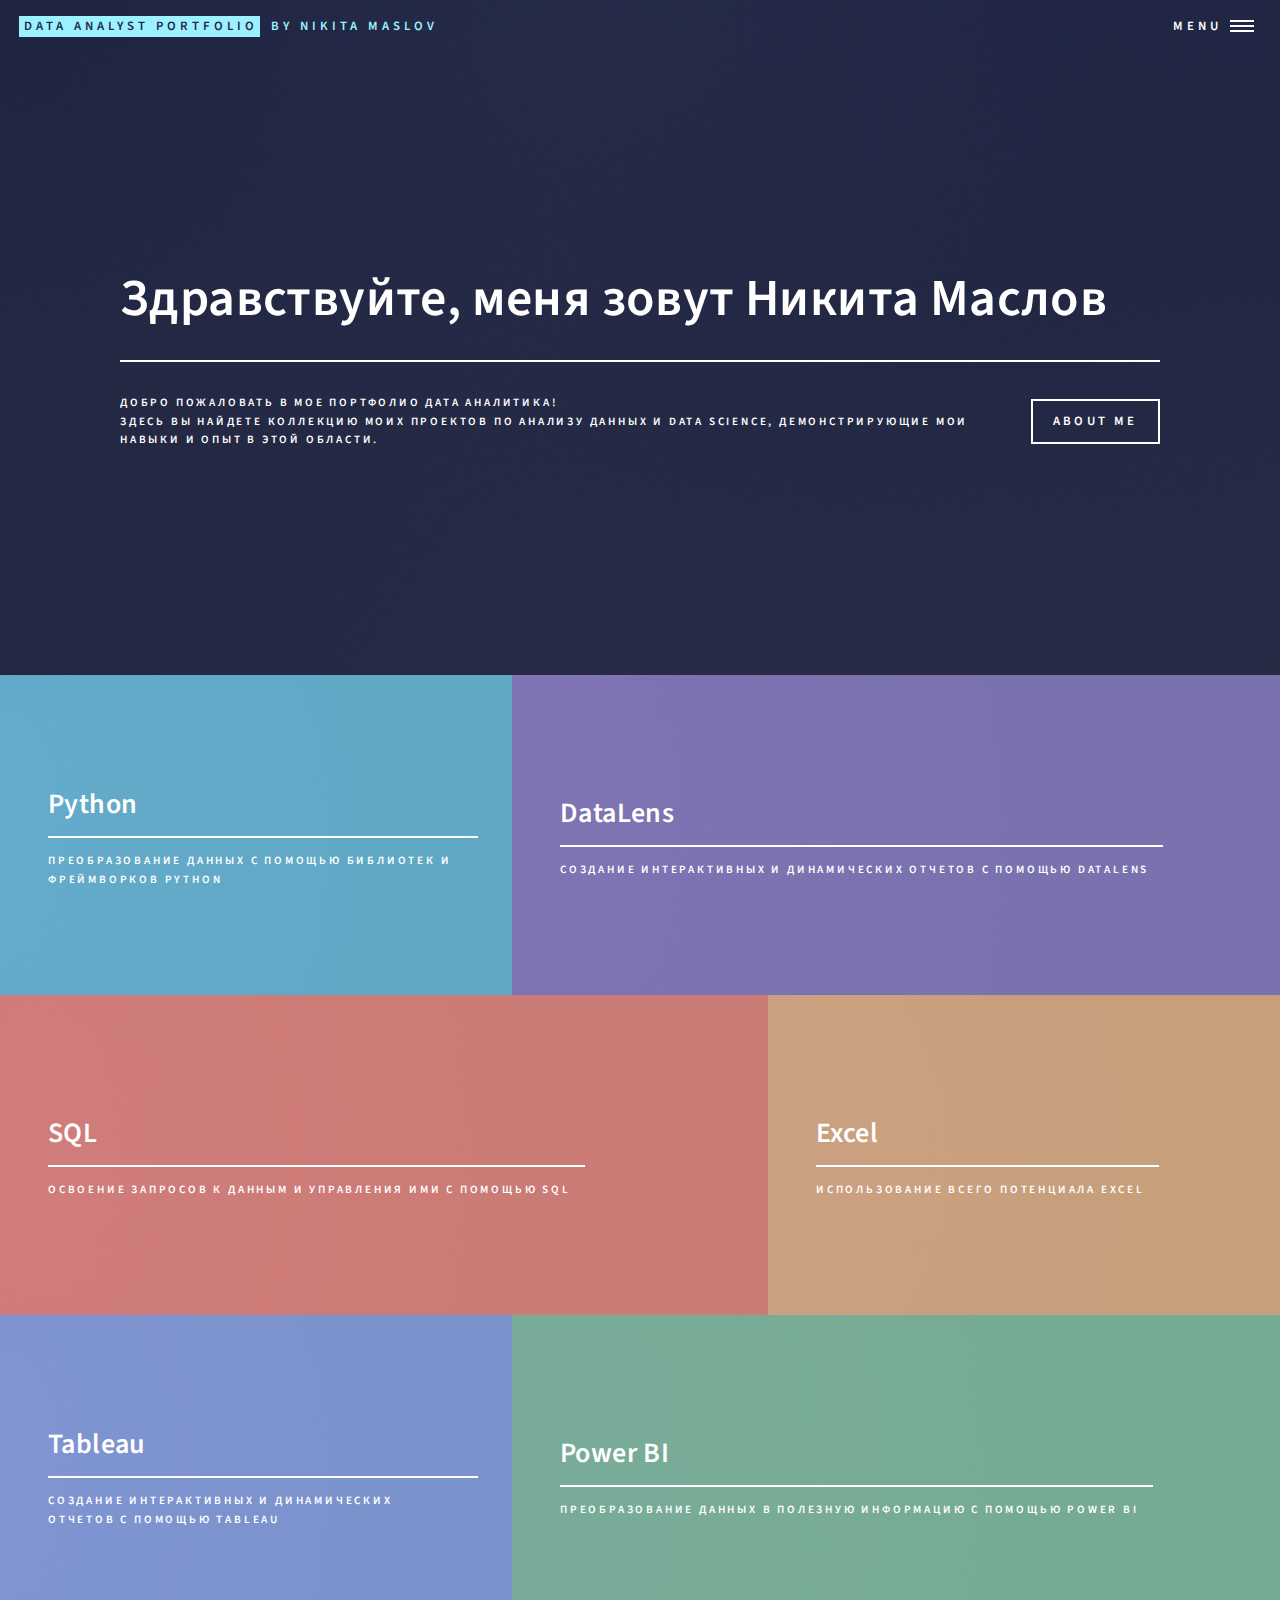
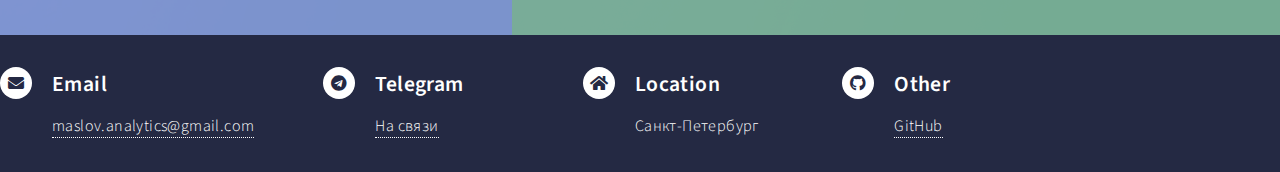
<file: index.html>
<!DOCTYPE HTML>

<html>
	<head>
		<title>Nikita Maslov Data Analyst Portfolio</title>
		<meta charset="utf-8" />
		<meta name="viewport" content="width=device-width, initial-scale=1, user-scalable=no" />
		<link rel="stylesheet" href="assets/css/main.css" />
		<noscript><link rel="stylesheet" href="assets/css/noscript.css" /></noscript>
	</head>
	<body class="is-preload">

		<!-- Wrapper -->
			<div id="wrapper">

				<!-- Header -->
					<header id="header" class="alt">
						<a href="index.html" class="logo"><strong>Data Analyst Portfolio</strong> <span>by Nikita Maslov</span></a>
						<nav>
							<a href="#menu">Menu</a>
						</nav>
					</header>

				<!-- Menu -->
					<nav id="menu">
						<ul class="links">
							<li><a href="index.html">Home</a></li>
							<li><a href="about.html">About</a></li>
							<li><a href="#footer">Contact</a></li>
							 <div class="dropup">
								<button class="dropbtn">Portfolio Projects</button>
  								<div class="dropup-content">

										<a href="excel.html">Excel</a>
										<a href="powerbi.html">Powerbi</a>
										<a href="DataLens.html">DataLens</a>
										<a href="https://public.tableau.com/app/profile/nikita.maslov/vizzes" target="_blank" class="link">Tableau</a>
										<a href="sql.html">SQL</a>
									    <a href="python.html">Python</a>
								</div>
							 </div>	
						</ul>	 						
					</nav>

				<!-- Banner -->
					<section id="banner" class="major">
						<div class="inner">
							<header class="major">
								<h1>Здравствуйте, меня зовут Никита Маслов</h1>
							</header>
							<div class="content">
								<p>Добро пожаловать в мое портфолио дата аналитика! <br>Здесь вы найдете коллекцию моих
									проектов по анализу данных и data science, демонстрирующие мои навыки и опыт в этой области.</p>
								<ul class="actions">
									<li><a href="about.html" class="button">About Me</a></li>
								</ul>
							</div>
						</div>
					</section>

				<!-- Main -->
					<div id="main">

						<!-- One -->
							<section id="one" class="tiles">
								<article>
									<span class="image">
										<img src="images/pic01.jpg" alt="" />
									</span>
									<header class="major">
										<h3><a href="python.html" class="link">Python</a></h3>
										<p>Преобразование данных с помощью библиотек и фреймворков Python</p>
									</header>
								</article>
								<article>
									<span class="image">
										<img src="images/pic02.jpg" alt="" />
									</span>
									<header class="major">
										<h3><a href="DataLens.html" class="link">DataLens</a></h3>
										<p>Создание интерактивных и динамических отчетов с помощью DataLens</p>
									</header>
								</article>
								<article>
									<span class="image">
										<img src="images/pic03.jpg" alt="" />
									</span>
									<header class="major">
										<h3><a href="sql.html" class="link">SQL</a></h3>
										<p>Освоение запросов к данным и управления ими с помощью SQL</p>
									</header>
								</article>
								<article>
									<span class="image">
										<img src="images/pic04.jpg" alt="" />
									</span>
									<header class="major">
										<h3><a href="excel.html" class="link">Excel</a></h3>
										<p>Использование всего потенциала Excel </p>
									</header>
								</article>
								<article>
									<span class="image">
										<img src="images/pic05.jpg" alt="" />
									</span>
									<header class="major">
										<h3><a href="https://public.tableau.com/app/profile/nikita.maslov/vizzes" target="_blank" class="link">Tableau</a></h3>
										<p>Создание интерактивных и динамических отчетов с помощью Tableau</p>
									</header>
								</article>
								<article>
									<span class="image">
										<img src="images/pic06.jpg" alt="" />
									</span>
									<header class="major">
										<h3><a href="powerbi.html" class="link">Power BI</a></h3>
										<p>Преобразование данных в полезную информацию с помощью Power BI</p>
									</header>
								</article>
							</section>



					</div>


							
						</div>
					</section>
					<p></p>
					<footer id="footer">
					<section class="split">
						<section style="display: inline-block; width: 25%;">
							<div class="contact-method">
								<span class="icon solid alt fa-envelope"></span>
								<h3>Email</h3>
								<a href="mailto:maslov.analytics@gmail.com">maslov.analytics@gmail.com</a>
							</div>
						</section>
						<section style="display: inline-block; width: 20%;;">
							<div class="contact-method">
								<span class="icon brands alt fa-telegram"></span>
								<h3>Telegram</h3>
								<span><a href="https://t.me/NikitaJehu">На связи</a><br /></span>
							</div>
						</section>
						<section style="display: inline-block; width: 20%;">
							<div class="contact-method">
								<span class="icon solid alt fa-home"></span>
								<h3>Location</h3>
								<span>Санкт-Петербург<br /></span>
							</div>
						</section>
						<section style="display: inline-block; width: 20%;">
							<div class="contact-method">
								<span class="icon brands alt fa-github"></span>
								<h3>Other</h3>
								<span><a href="https://github.com/NikitaMaslov93">GitHub</a><br /></span>

								</section>
								
							</div>
						</section>
					</footer>
						

						
						
					</section>



			</div>

		<!-- Scripts -->
			<script src="assets/js/jquery.min.js"></script>
			<script src="assets/js/jquery.scrolly.min.js"></script>
			<script src="assets/js/jquery.scrollex.min.js"></script>
			<script src="assets/js/browser.min.js"></script>
			<script src="assets/js/breakpoints.min.js"></script>
			<script src="assets/js/util.js"></script>
			<script src="assets/js/main.js"></script>

	</body>
</html>
</file>
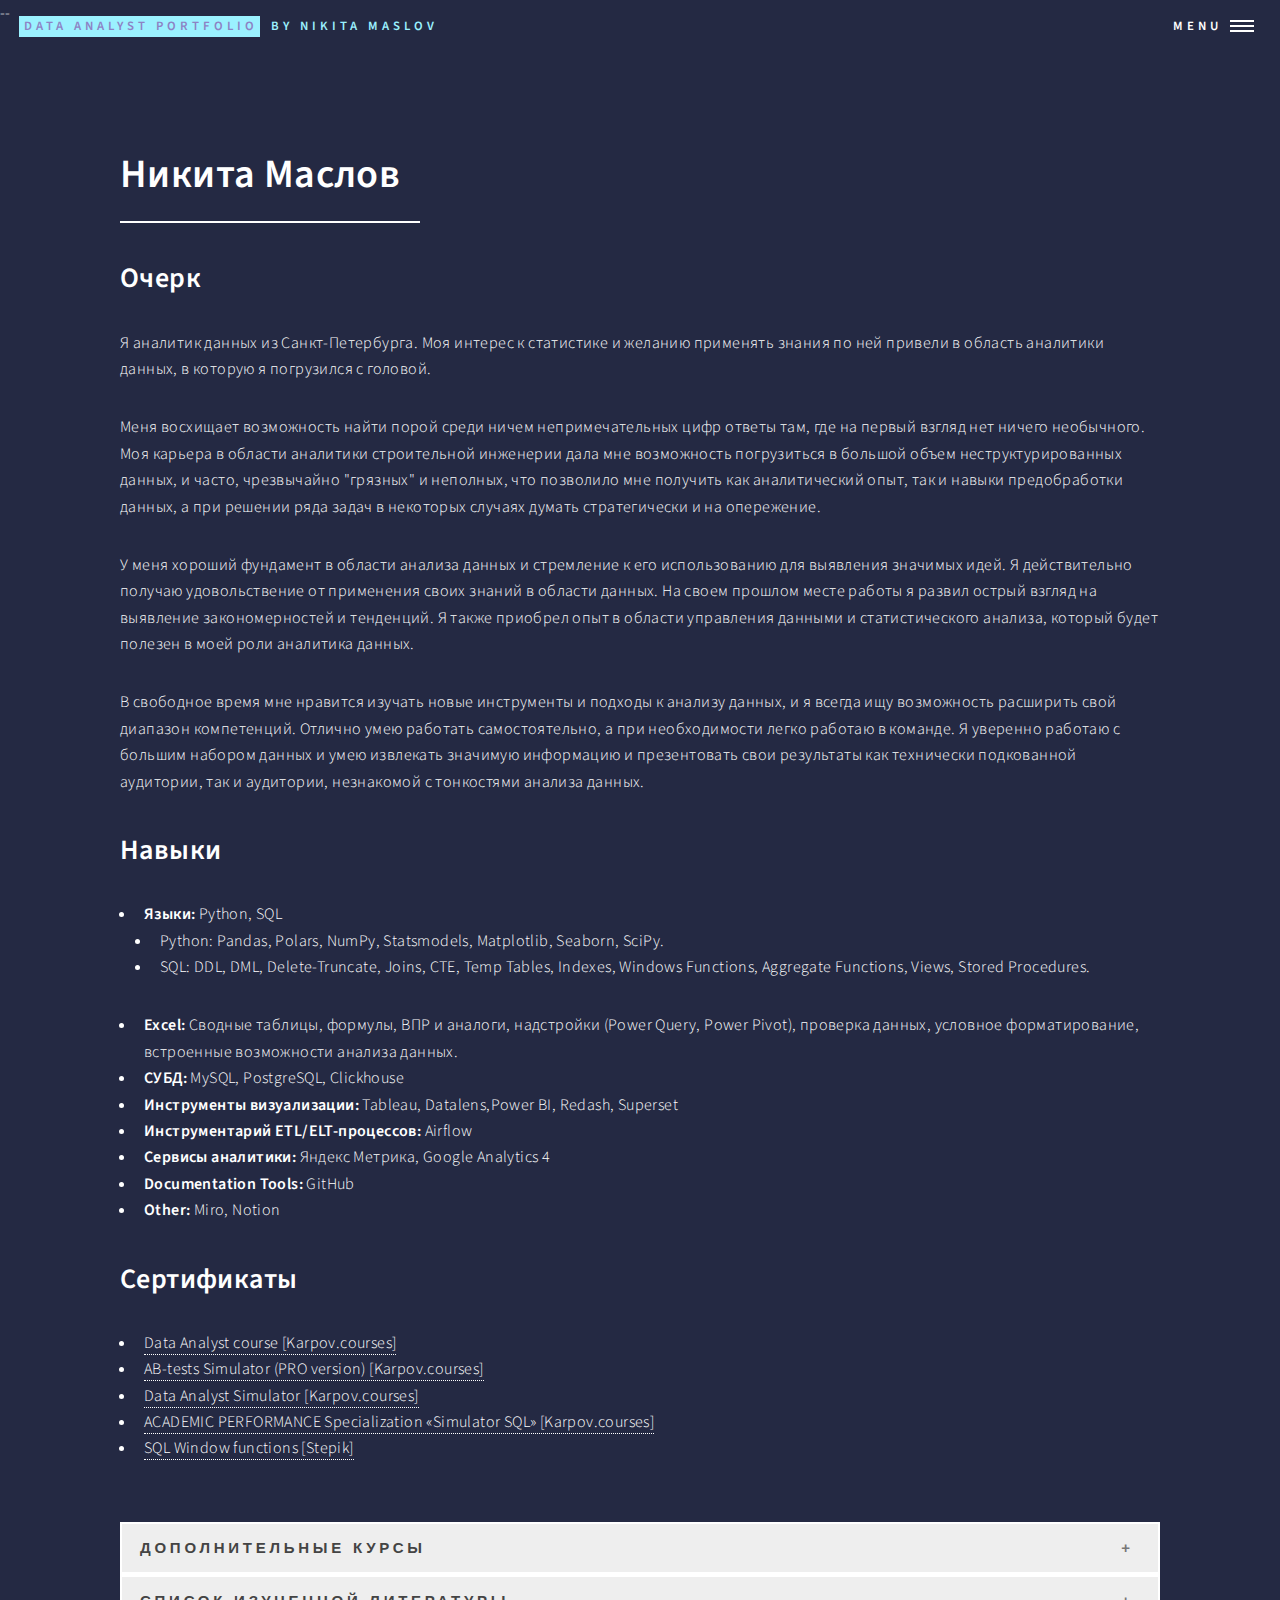
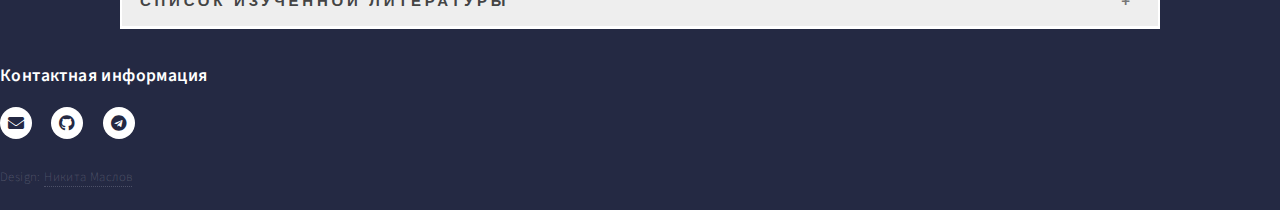
<file: about.html>
--<!DOCTYPE HTML>

<html>
	<head>
		<title>About - Nikita Maslov</title>
		<meta charset="utf-8" />
		<meta name="viewport" content="width=device-width, initial-scale=1, user-scalable=no" />
		<link rel="stylesheet" href="assets/css/main.css" />
		<noscript><link rel="stylesheet" href="assets/css/noscript.css" /></noscript>
	</head>
	<body class="is-preload">

		<!-- Wrapper -->
			<div id="wrapper">

				<!-- Header -->
				<!-- Note: The "styleN" class below should match that of the banner element. -->
					<header id="header" class="alt style2">
						<a href="index.html" class="logo"><strong>Data Analyst Portfolio</strong> <span>by Nikita Maslov</span></a>
						<nav>
							<a href="#menu">Menu</a>
						</nav>
					</header>

				<!-- Menu -->
				<nav id="menu">
					<ul class="links">
						<li><a href="index.html">Home</a></li>
						<li><a href="about.html">About</a></li>
						<li><a href="#footer">Contact</a></li>
						 <div class="dropup">
							<button class="dropbtn">Portfolio Projects</button>
							  <div class="dropup-content">
								    <a href="sql.html">SQL</a>
									<a href="excel.html">Excel</a>
								    <a href="Datalens.html">DataLens</a>
									<a href="https://public.tableau.com/app/profile/nikita.maslov" target="_blank" class="link">Tableau</a>
									<a href="powerbi.html">Power BI</a>
								    <a href="python.html">Python</a>
							</div>
						 </div>							
				</nav>



				
				<!-- One -->
				<section id="one">
					<div class="inner">
						<header class="major">
							<h1>Никита Маслов</h1>
						</header>

						<header>
							<h2>Очерк</h2>
							<p>Я аналитик данных из Санкт-Петербурга. Моя интерес к статистике и желанию
								применять знания по ней привели в область аналитики данных, в которую я погрузился с головой.</p>
							<p>Меня восхищает возможность найти порой среди ничем непримечательных цифр ответы там,
								где на первый взгляд нет ничего необычного. Моя карьера в области аналитики строительной
								инженерии дала мне возможность погрузиться в большой объем неструктурированных данных,
								и часто, чрезвычайно "грязных" и неполных, что позволило мне получить как аналитический
								опыт, так и навыки предобработки данных, а при решении ряда задач в некоторых случаях
								думать стратегически и на опережение.<br>

							<p>У меня хороший фундамент в области анализа данных и стремление к его использованию для
								выявления значимых идей. Я действительно получаю удовольствение от применения своих знаний
								в области данных. На своем прошлом месте работы я развил острый взгляд на выявление закономерностей
								и тенденций. Я также приобрел опыт в области управления данными и статистического анализа,
								который будет полезен в моей роли аналитика данных.</p>
								
								<p>В свободное время мне нравится изучать новые инструменты и подходы к анализу данных,
									и я всегда ищу возможность расширить свой диапазон компетенций. Отлично умею работать
									самостоятельно, а при необходимости легко работаю в команде. Я уверенно  работаю с большим
									набором данных и умею извлекать значимую информацию и презентовать свои результаты как технически
									подкованной аудитории, так и аудитории, незнакомой с тонкостями анализа данных. </p>
						</header>

						<header>
							<h2>Навыки</h2>
						</header>
								<ul>
									<li><b>Языки:</b> Python, SQL</li>
										<ul>
											<li>Python: Pandas, Polars, NumPy, Statsmodels, Matplotlib, Seaborn, SciPy. </li>
											
											<li>SQL: DDL, DML, Delete-Truncate, Joins, CTE, Temp Tables, Indexes,
												Windows Functions, Aggregate Functions, Views, Stored Procedures.</li>
										</ul>
									
									<li><b>Excel: </b> Сводные таблицы, формулы, ВПР и аналоги, надстройки (Power Query, Power Pivot),
										проверка данных, условное форматирование, встроенные возможности анализа данных.</li>
									<li><b>СУБД:</b> MySQL, PostgreSQL, Clickhouse </li>
									<li><b>Инструменты визуализации: </b> Tableau, Datalens,Power BI, Redash, Superset </li>
									<li><b>Инструментарий ETL/ELT-процессов: </b>Airflow </li>
									<li><b>Сервисы аналитики:</b> Яндекс Метрика, Google Analytics 4</li>
									<li><b>Documentation Tools: </b>GitHub</li>
									<li><b>Other: </b>Miro, Notion</li>
								</ul>

							</p>
						

						<header>
							<h2>Сертификаты</h2>
						</header>
						<ul>

						<li><a href = "https://lab.karpov.courses/certificate/7b797047-7f65-4f7f-8a41-d16e94942c30/en/" target="_blank"> Data Analyst course [Karpov.courses]</a></li>
						<li><a href = "https://lab.karpov.courses/certificate/aa4f1244-4bee-42d9-b5ce-927b5897d9e3/en/" target="_blank"> AB-tests Simulator (PRO version) [Karpov.courses]</a></li>
						<li><a href = "https://lab.karpov.courses/certificate/c7541e89-750f-4a90-867a-928def51cb48/en/" target="_blank">Data Analyst Simulator [Karpov.courses]</a></li>
						<li><a href = "https://lab.karpov.courses/certificate/c8ebebcf-252c-415c-b667-626d627dd2b0/en/" target="_blank"> АCADEMIC PERFORMANCE Specialization «Simulator SQL» [Karpov.courses]</a></li>
						<li><a href = "https://stepik.org/cert/2408204" target="_blank">SQL Window functions [Stepik]</a></li>
						<!--<li> <a href = "" target="_blank"> </a></li>-->
						</ul>
						<div class="panel">
			</div>

<!DOCTYPE html>
<html>
<head>
<meta name="viewport" content="width=device-width, initial-scale=1">
<style>
.accordion {
  background-color: #eee;
  color: #444;
  cursor: pointer;
  padding-left: 20px;
  width: 100%;
  border: none;
  text-align: left;
  outline: none;
  font-size: 15px;
  transition: 0.4s;
}

.active, .accordion:hover {
  background-color: #ccc;
}

.accordion:after {
  content: '\002B';
  color: #777;
  font-weight: bold;
  float: right;
  margin-left: 5px;
}

.active:after {
  content: "\2212";
}

.panel {
  padding: 0 18px;
  background-color: white;
  max-height: 1;
  overflow: hidden;
  transition: max-height 0.2s ease-out;
}
</style>
</head>
<body>

<h2></h2>
<style>
  .panel {
    color: black; /* Цвет текста (например, красный) */
  }
</style>
<button class="accordion">Дополнительные курсы</button>
<div class="panel">
  	<p> <ulta>
  	<li>[DataYoga] Tableau Software </li>
	<li>[DataYoga] Yandex DataLens </li>
	<li>[Stepik] Tableau Профессионал </li>
  	<li>[Stepik] ClickHouse для аналитика - Дмитрий Новиков </li>
	<li>[Udemy] SQL для Анализа Данных - Глеб Михайлов </li>
	<li>[Simulative] Симулятор «SQL для анализа данных» (2022) </li>
	<li>[sql-ex.ru] Блок задач "Select" - 185 задач (2024) </li>
	<li>[Stepik] Data Science - Глеб Михайлов </li>
	<li>[EXPF] Интенсив - математическая статистика и A-B-тесты </li>
	<li>[Skyeng] Excel для анализа данных (2021) -Марк Сысоев </li>
	<li>[Udemy] Git - Курс по Git и GitHub - Bogdan Stashchuk</li>
	<li>[Stepik] Основы статистики - Анатолий Карпов </li>


	</ulta>
	</p>
	</div>

<button class="accordion">Список изученной литературы</button>
<div class="panel">
  <p><ul>
  <li>Гинько А.Ю. - Анализ и визуализация данных в Yandex DataLens (2023)</li>
  <li>Сара Бослаф - Статистика Для Всех (2015)</li>
	<li>Дик Куслейка - Визуализация данных при помощи дашбородов и отчетов в Excel (2022)</li>
	<li> Брюс П., Брюс Э., Гедек П. - Практическая статистика дял специалистов Data Science [O'Reilly] (2023)</li>
	<li>Сабиров В. - Игра в цифры [БОМБОРА] (2023)</li>
	<li>Васильев А.Н. Программирование на PYTHON в примерах [Москва] (2022)</li>
	<li>Кохави Р., Тан Д., Сюй Я. Доверительное A/B-тестирование [ДМК] (2021)</li>
	<li>Маккинни У. Python и анализ данных [O'Reilly] (2023)</li>
	<li>Молинаро Э., Графф Р. SQL Сборник рецептов (Cookbook) [O'Reilly] (2023)</li>
	<li>Танимура К. SQL для анализа данных (Расширенные методы преобразования данных для аналитики) [O'Reilly] (2024)</li>
	<li>Зумштейн Ф. Python для Excel (Современная среда для автоматизации и анализа данных) [O'Reilly] (2023)</li>
	<li>Чжен Э., Казари А. Машинное обучение (Принципы и техники для аналитиков) [O'Reilly] (2022)</li>
	<li>Хейдт М., Груздев А. Изучаем pandas [ДМК] (2019)</li>
	<li>Лагутин М.Б. Наглядная математическая статистика [Лаборатория знаний] (2022)</li>
	<li>Гланц С. Медико-биологическая статистика [Практика] (1999)</li>

	</ul></p>
</div>

<script>
var acc = document.getElementsByClassName("accordion");
var i;

for (i = 0; i < acc.length; i++) {
  acc[i].addEventListener("click", function() {
    this.classList.toggle("active");
    var panel = this.nextElementSibling;
    if (panel.style.maxHeight) {
      panel.style.maxHeight = null;
    } else {
      panel.style.maxHeight = panel.scrollHeight + "px";
    }
  });
}
</script>

</body>
</html>






				</div>

				
				<section class="split">
					<section>
						<h4>Контактная информация</h4>
					</section>
				</section>
			</div>
		</section>

	<!-- Footer -->
		<footer id="footer">
			<div class="inner">
				<ul class="icons">
					<li><a href="mailto:maslov.analytics@gmail.com" target="_blank" class="icon solid alt fa-envelope"><span class="label">Email</span></a></li>
					<li><a href="https://github.com/NikitaMaslov93" target="_blank" class="icon brands alt fa-github"><span class="label">GitHub</span></a></li>
					<li><a href="https://t.me/NikitaJehu" target="_blank" class="icon brands alt fa-telegram"><span class="label">Telegram</span></a></li>
				</ul>
				<ul class="copyright">
					<li>Design: <a>Никита Маслов</a></li>
				</ul>
			</div>
		</footer>

			</div>

		<!-- Scripts -->
			<script src="assets/js/jquery.min.js"></script>
			<script src="assets/js/jquery.scrolly.min.js"></script>
			<script src="assets/js/jquery.scrollex.min.js"></script>
			<script src="assets/js/browser.min.js"></script>
			<script src="assets/js/breakpoints.min.js"></script>
			<script src="assets/js/util.js"></script>
			<script src="assets/js/main.js"></script>

	</body>
</html>
</file>
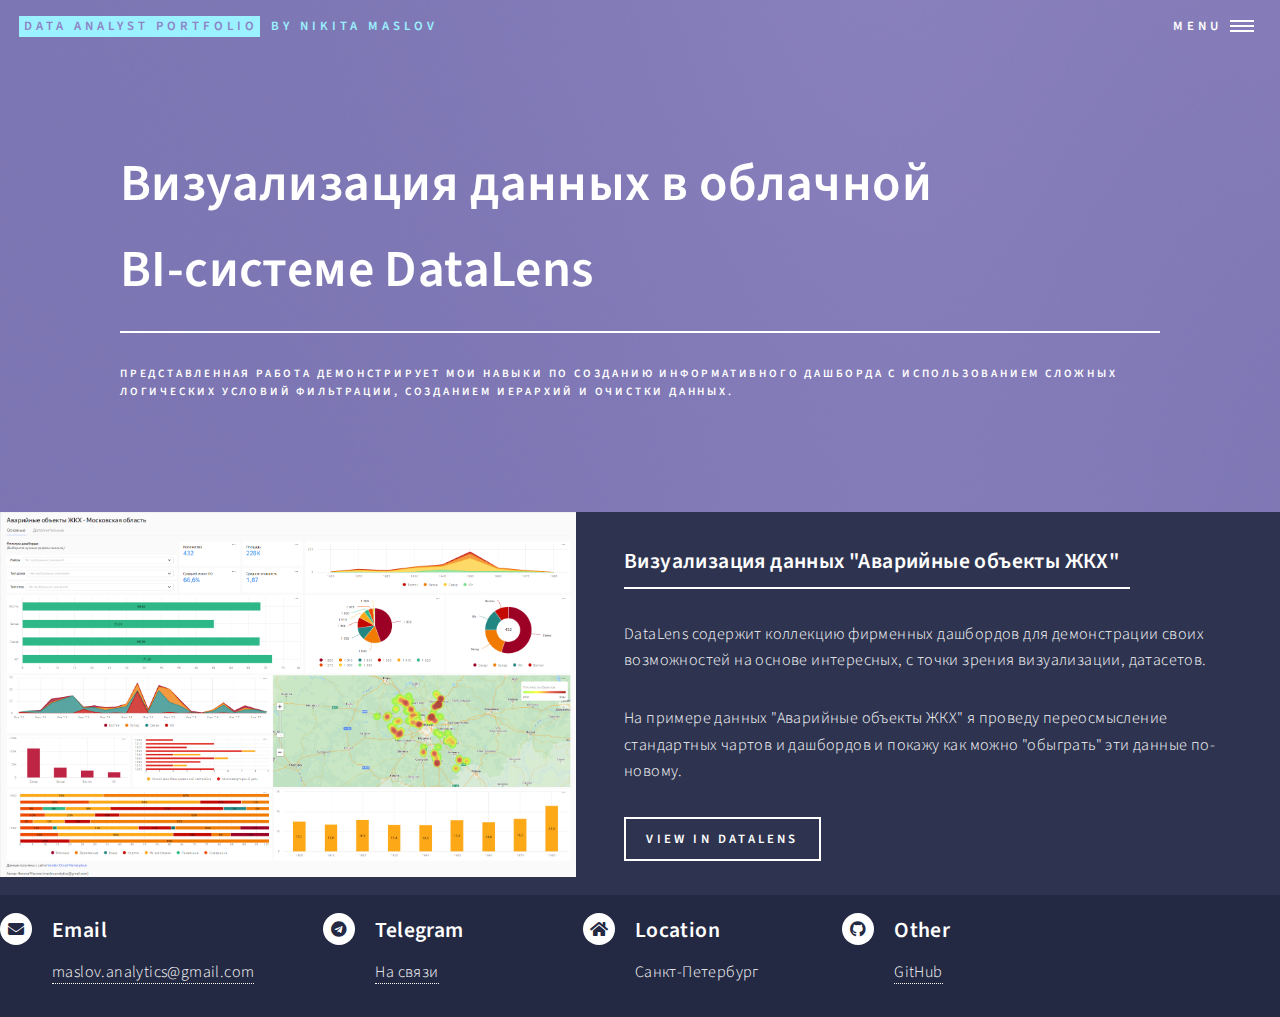
<file: DataLens.html>
<!DOCTYPE HTML>

<html>
	<head>
		<title>SQL - Data Analysis</title>
		<meta charset="utf-8" />
		<meta name="viewport" content="width=device-width, initial-scale=1, user-scalable=no" />
		<link rel="stylesheet" href="assets/css/main.css" />
		<noscript><link rel="stylesheet" href="assets/css/noscript.css" /></noscript>
	</head>
	<body class="is-preload">


			<div id="wrapper">


					<header id="header" class="alt style2">
						<a href="index.html" class="logo"><strong>Data Analyst Portfolio</strong> <span>by Nikita Maslov</span></a>
						<nav>
							<a href="#menu">Menu</a>
						</nav>
					</header>

				<!-- Menu -->
				<nav id="menu">
						<ul class="links">
							<li><a href="index.html">Home</a></li>
							<li><a href="about.html">About</a></li>
							<li><a href="#footer">Contact</a></li>
							 <div class="dropup">
								<button class="dropbtn">Portfolio Projects</button>
  								<div class="dropup-content">
										<a href="python.html">Python</a>
										<a href="powerbi.html">Powerbi</a>
										<a href="sql.html">SQL</a>
										<a href="excel.html">Excel</a>
										<a href="https://public.tableau.com/app/profile/nikita.maslov/vizzes" target="_blank" class="link">Tableau</a>
								</div>
							 </div>
						</ul>
					</nav>


				<!-- Banner -->
				<!-- Note: The "styleN" class below should match that of the header element. -->
					<section id="banner" class="style2">
						<div class="inner">
							<span class="image">
								<img src="images/pic07.jpg" alt="" />
							</span>
							<header class="major">
								<h1>Визуализация данных в облачной <br> BI-системе DataLens</h1>
							</header>
							<div class="content">
								<p> Представленная работа демонстрирует мои навыки по созданию информативного дашборда
								с использованием сложных логических условий фильтрации, созданием иерархий и очистки
								данных. </p>
							</div>
						</div>
					</section>

				<!-- Main -->
					<!-- Main -->
					<div id="main">


							<section id="two" class="spotlights">

								<section>
									<a href="https://datalens.yandex/j9bmkk41oyhk6" target="_blank" class="image">
										<img src="images/Datalens_preview.PNG" alt="" data-position="top center" />
									</a>
									<div class="content">
										<div class="inner">
											<header class="major">
												<h3>Визуализация данных "Аварийные объекты ЖКХ"</h3>
											</header>
											<p> DataLens содержит коллекцию фирменных дашбордов для демонстрации своих
												возможностей на основе интересных, с точки зрения визуализации, датасетов.</p>
											 <p>На примере данных "Аварийные объекты ЖКХ" я проведу переосмысление стандартных
												чартов и дашбордов и покажу как можно "обыграть" эти данные по-новому.</p>
											<ul class="actions">
												<li><a href=https://datalens.yandex/j9bmkk41oyhk6 target="_blank" class="button">View in DataLens</a></li>
											</ul>
										</div>
									</div>
								</section>
							</section>
					</div>


					<section class="split">
						<section>
							<h4></h4>
						</section>
					</section>
				</div>
			</section>

		<!-- Footer -->
			<footer id="footer">
					<section class="split">
						<section style="display: inline-block; width: 25%;">
							<div class="contact-method">
								<span class="icon solid alt fa-envelope"></span>
								<h3>Email</h3>
								<a href="mailto:maslov.analytics@gmail.com">maslov.analytics@gmail.com</a>
							</div>
						</section>
						<section style="display: inline-block; width: 20%;;">
							<div class="contact-method">
								<span class="icon brands alt fa-telegram"></span>
								<h3>Telegram</h3>
								<span><a href="https://t.me/NikitaJehu">На связи</a><br /></span>
							</div>
						</section>
						<section style="display: inline-block; width: 20%;">
							<div class="contact-method">
								<span class="icon solid alt fa-home"></span>
								<h3>Location</h3>
								<span>Санкт-Петербург<br /></span>
							</div>
						</section>
						<section style="display: inline-block; width: 20%;">
							<div class="contact-method">
								<span class="icon brands alt fa-github"></span>
								<h3>Other</h3>
								<span><a href="https://github.com/NikitaMaslov93">GitHub</a><br /></span>

								</section>

							</div>
						</section>
					</footer>

			</div>

		<!-- Scripts -->
			<script src="assets/js/jquery.min.js"></script>
			<script src="assets/js/jquery.scrolly.min.js"></script>
			<script src="assets/js/jquery.scrollex.min.js"></script>
			<script src="assets/js/browser.min.js"></script>
			<script src="assets/js/breakpoints.min.js"></script>
			<script src="assets/js/util.js"></script>
			<script src="assets/js/main.js"></script>

	</body>
</html>
</file>
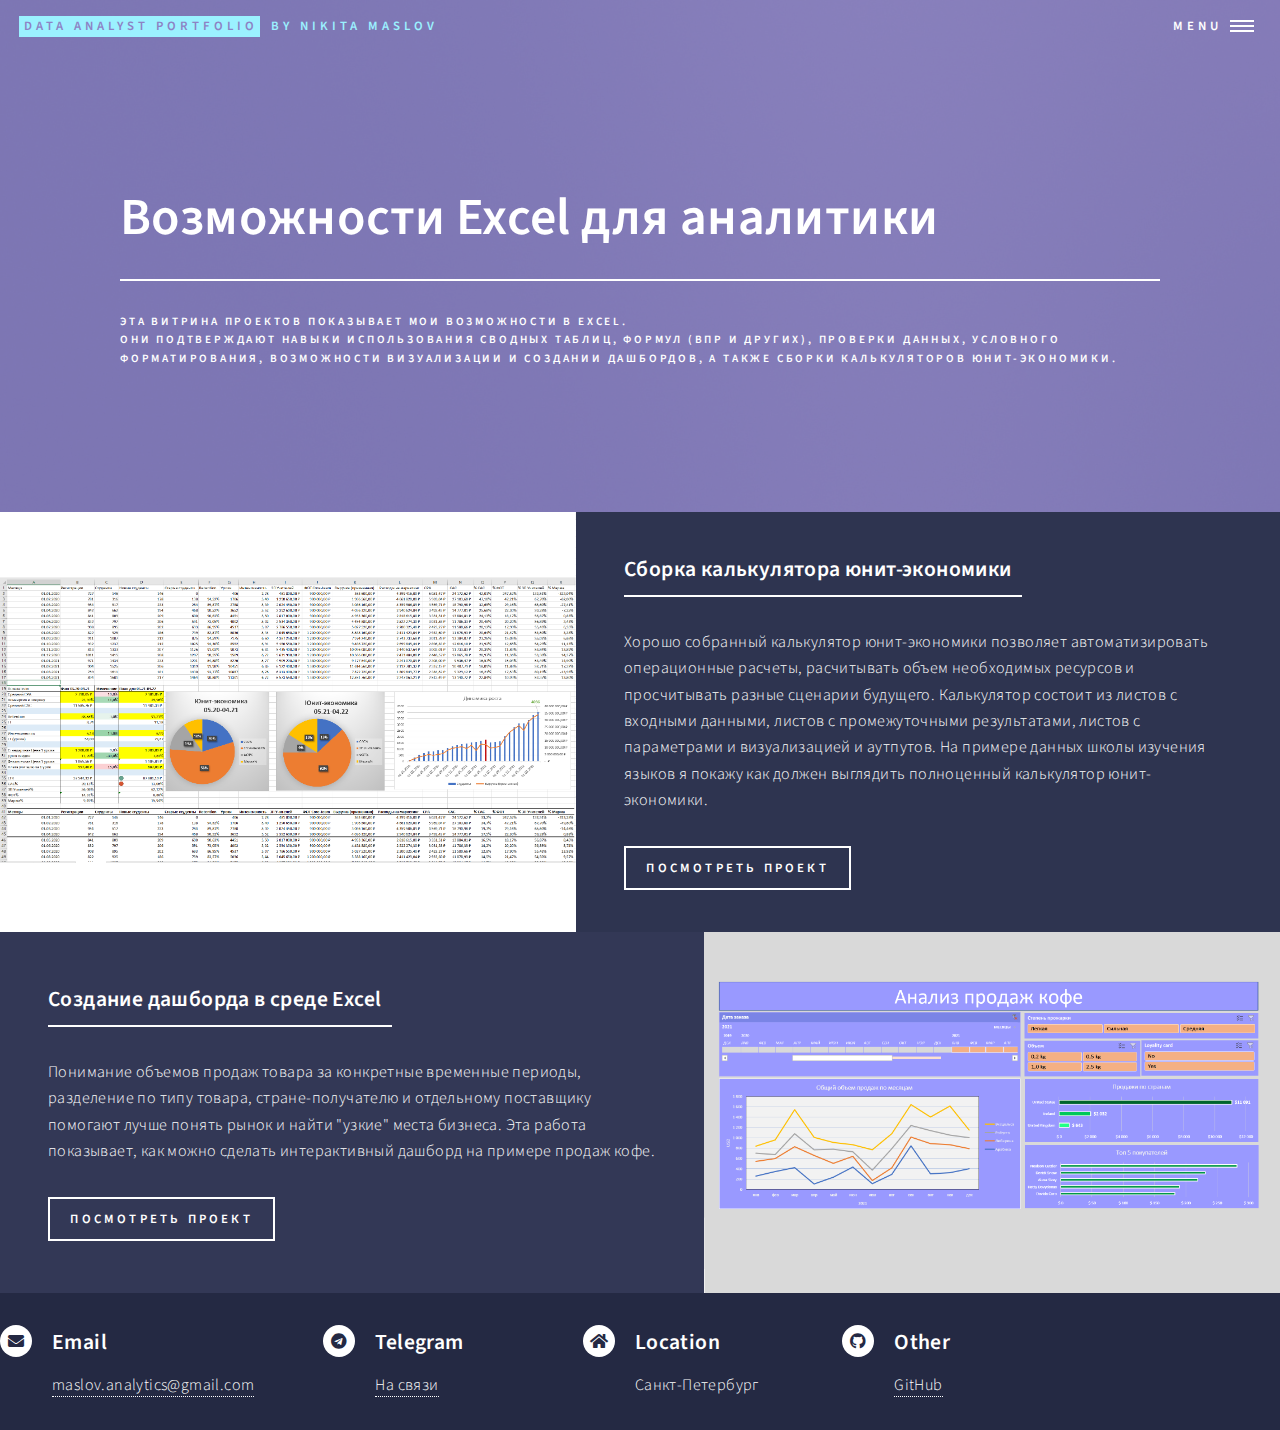
<file: excel.html>
<!DOCTYPE HTML>

<html>
	<head>
		<title>Excel - Data Analysis</title>
		<meta charset="utf-8" />
		<meta name="viewport" content="width=device-width, initial-scale=1, user-scalable=no" />
		<link rel="stylesheet" href="assets/css/main.css" />
		<noscript><link rel="stylesheet" href="assets/css/noscript.css" /></noscript>
	</head>
	<body class="is-preload">

		<!-- Wrapper -->
			<div id="wrapper">

				<!-- Header -->
				<!-- Note: The "styleN" class below should match that of the banner element. -->
					<header id="header" class="alt style2">
						<a href="index.html" class="logo"><strong>Data Analyst Portfolio</strong> <span>by Nikita Maslov</span></a>
						<nav>
							<a href="#menu">Menu</a>
						</nav>
					</header>

				<!-- Menu -->
				<nav id="menu">
					<ul class="links">
						<li><a href="index.html">Home</a></li>
						<li><a href="about.html">About</a></li>
						<li><a href="#footer">Contact</a></li>

						 <div class="dropup">
							<button class="dropbtn">Portfolio Projects</button>
							  <div class="dropup-content">
									<a href="python.html">Python</a>
									<a href="DataLens.html">DataLens</a>
									<a href="sql.html">SQL</a>
									<a href="excel.html">Excel</a>
									<a href="https://public.tableau.com/app/profile/nikita.maslov/vizzes" target="_blank" class="link">Tableau</a>
							</div>
						 </div>
				</nav>

				<!-- Banner -->
				<!-- Note: The "styleN" class below should match that of the header element. -->
					<section id="banner" class="style2">
						<div class="inner">
							<span class="image">
								<img src="images/pic07.jpg" alt="" />
							</span>
							<header class="major">
								<h1>Возможности Excel для аналитики</h1>
							</header>
							<div class="content">
								<p>
									Эта витрина проектов показывает мои возможности в Excel.
									<br> Они подтверждают навыки использования сводных таблиц, формул (ВПР и других),
									 проверки данных, условного форматирования, возможности визуализации и создании
								дашбордов, а также сборки калькуляторов юнит-экономики.</p>
							</div>
						</div>
					</section>

				<!-- Main -->
					<div id="main">
						<section id="two" class="spotlights">
								<section>
									<a href="excel_unit-economics.html" class="image">
										<img src="images/unit_economics.PNG" alt="" data-position="center center" />
									</a>
									<div class="content">
										<div class="inner">
											<header class="major">
												<h3>Сборка калькулятора юнит-экономики</h3>
											</header>
											<p>Хорошо собранный калькулятор юнит-экономики позволяет автоматизировать
											операционные расчеты, расчитывать объем необходимых ресурсов и просчитывать
											разные сценарии будущего. Калькулятор состоит из листов с входными данными,
											листов с промежуточными результатами, листов с параметрами и визуализацией
											и аутпутов. На примере данных школы изучения языков я покажу как должен
											выглядить полноценный калькулятор юнит-экономики.</p>
											<ul class="actions">
												<li><a href="excel_unit-economics.html" class="button">Посмотреть проект</a></li>
											</ul>
										</div>
									</div>
								</section>
								<section>
									<a href="excel_dashboard.html" class="image">
										<img src="images/preview_dash.png" alt="" data-position="center center" />
									</a>
									<div class="content">
										<div class="inner">
											<header class="major">
												<h3>Создание дашборда в среде Excel</h3>
											</header>
											<p>Понимание объемов продаж товара за конкретные временные периоды,
												разделение по типу товара, стране-получателю и отдельному поставщику
												помогают лучше понять рынок и найти "узкие" места бизнеса.
												Эта работа показывает, как можно сделать интерактивный дашборд на
												примере продаж кофе.</p>
											<ul class="actions">
												<li><a href="excel_unit-economics.html" class="button">Посмотреть проект</a></li>
											</ul>
										</div>
									</div>
								</section>
							<section id="two" class="spotlights">


					</div>

				</div>

				<p></p>
				<section class="split">

				</section>
			</div>
		</section>

	<!-- Footer -->
		<footer id="footer">
					<section class="split">
						<section style="display: inline-block; width: 25%;">
							<div class="contact-method">
								<span class="icon solid alt fa-envelope"></span>
								<h3>Email</h3>
								<a href="mailto:maslov.analytics@gmail.com">maslov.analytics@gmail.com</a>
							</div>
						</section>
						<section style="display: inline-block; width: 20%;;">
							<div class="contact-method">
								<span class="icon brands alt fa-telegram"></span>
								<h3>Telegram</h3>
								<span><a href="https://t.me/NikitaJehu">На связи</a><br /></span>
							</div>
						</section>
						<section style="display: inline-block; width: 20%;">
							<div class="contact-method">
								<span class="icon solid alt fa-home"></span>
								<h3>Location</h3>
								<span>Санкт-Петербург<br /></span>
							</div>
						</section>
						<section style="display: inline-block; width: 20%;">
							<div class="contact-method">
								<span class="icon brands alt fa-github"></span>
								<h3>Other</h3>
								<span><a href="https://github.com/NikitaMaslov93">GitHub</a><br /></span>

								</section>

							</div>
						</section>
					</footer>


			
		<!-- Scripts -->
			<script src="assets/js/jquery.min.js"></script>
			<script src="assets/js/jquery.scrolly.min.js"></script>
			<script src="assets/js/jquery.scrollex.min.js"></script>
			<script src="assets/js/browser.min.js"></script>
			<script src="assets/js/breakpoints.min.js"></script>
			<script src="assets/js/util.js"></script>
			<script src="assets/js/main.js"></script>

	</body>
</html>
</file>
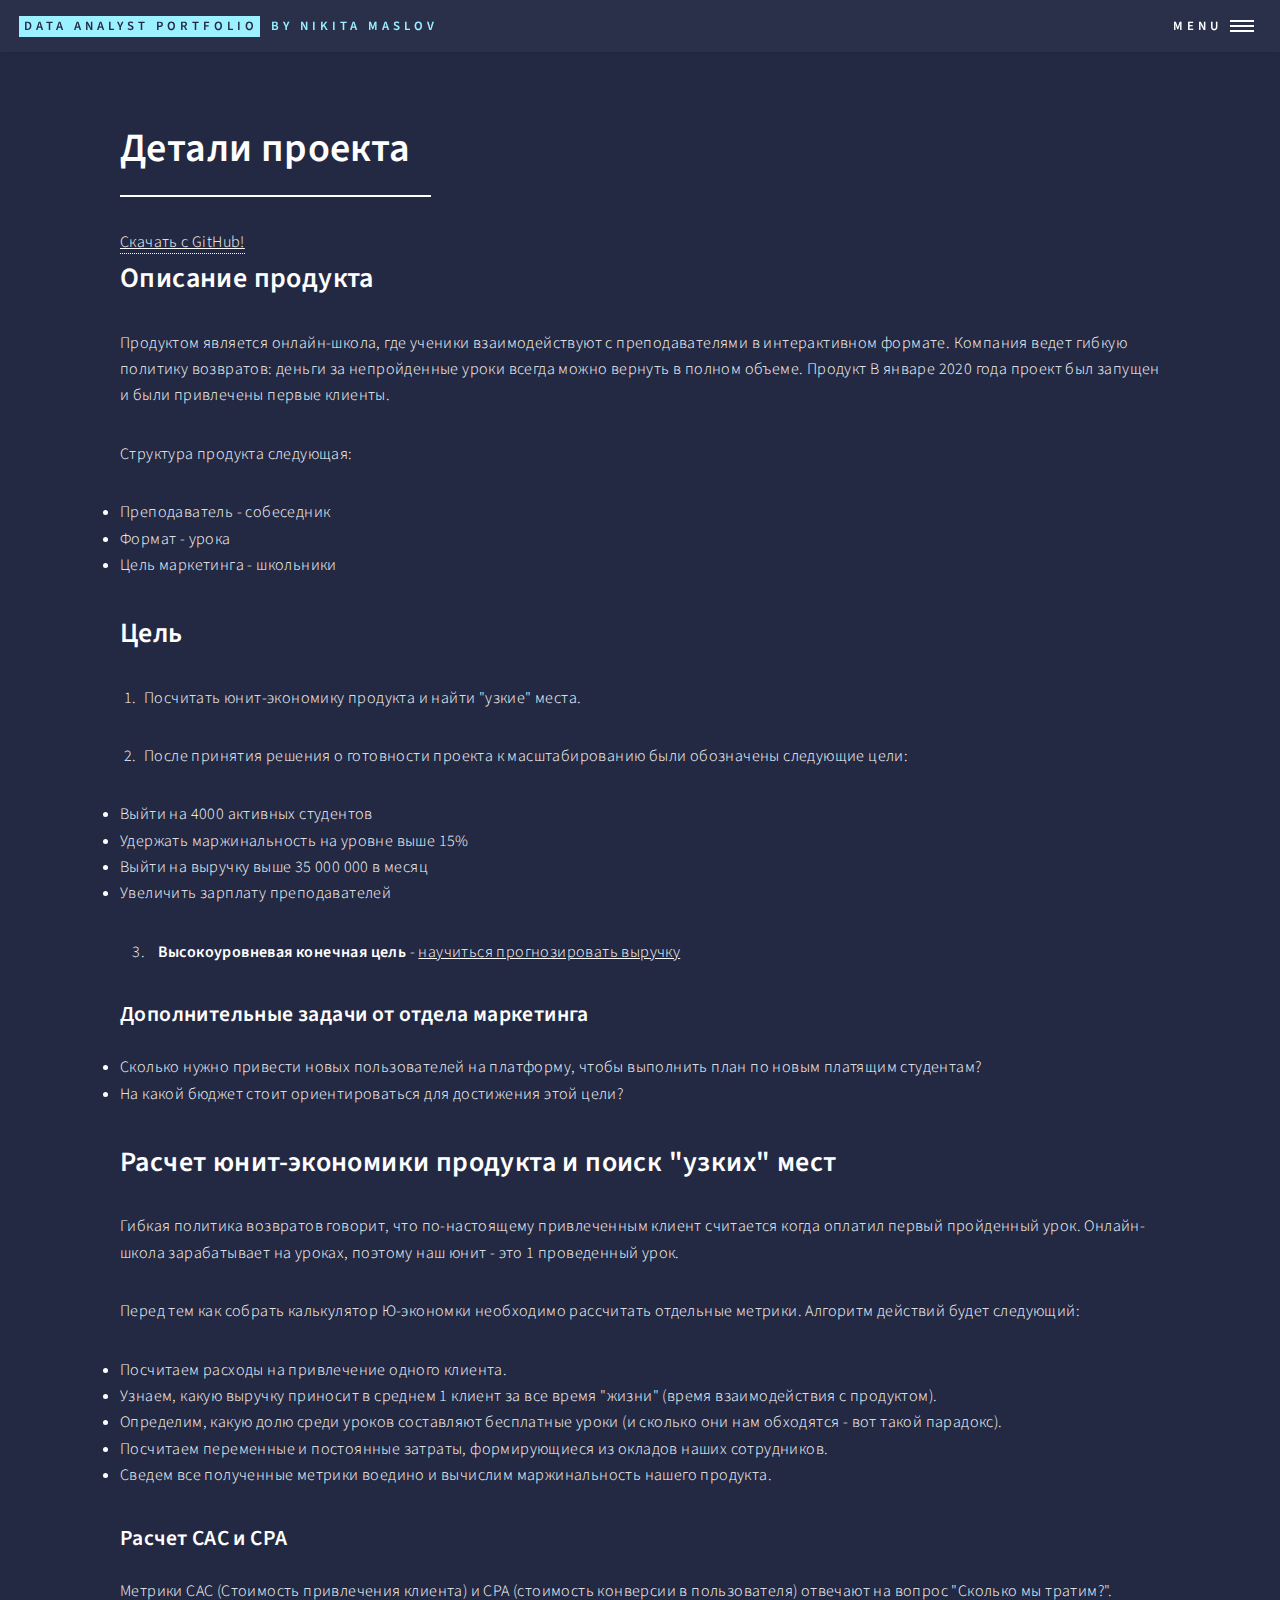
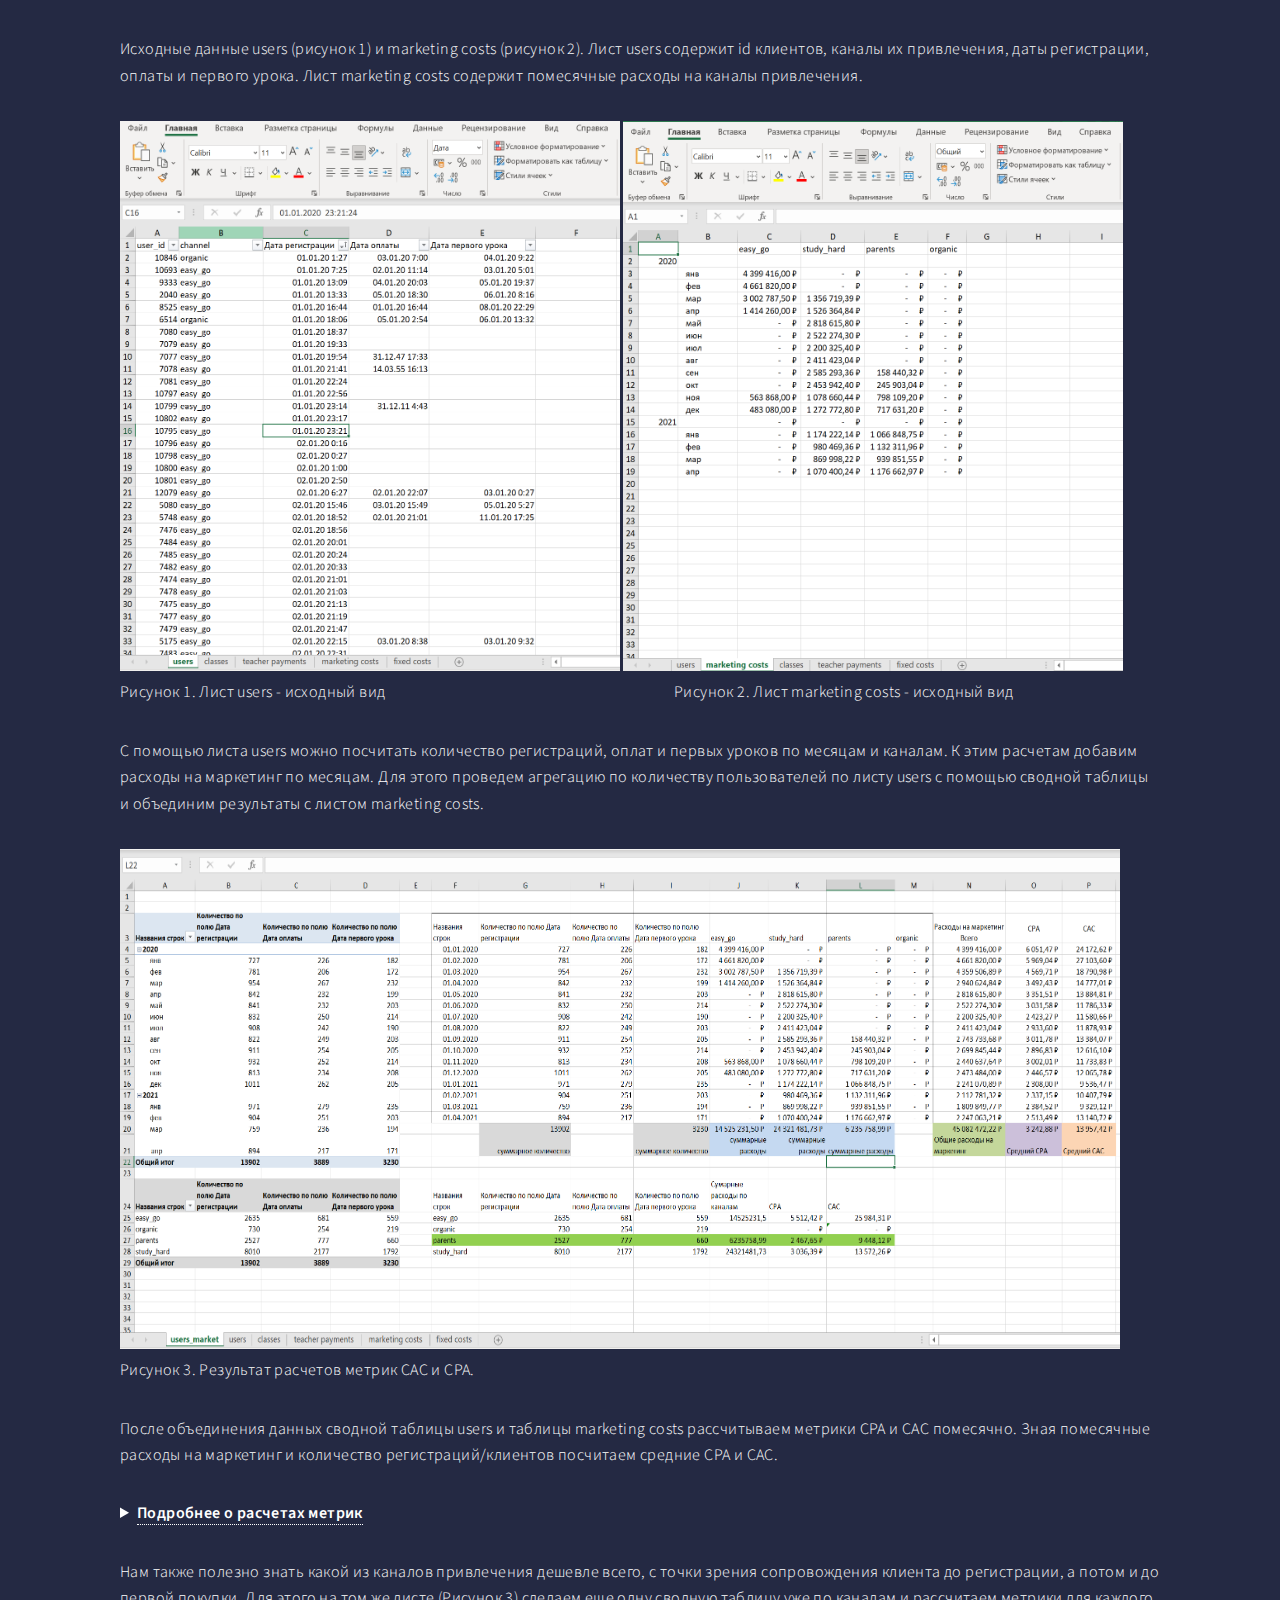
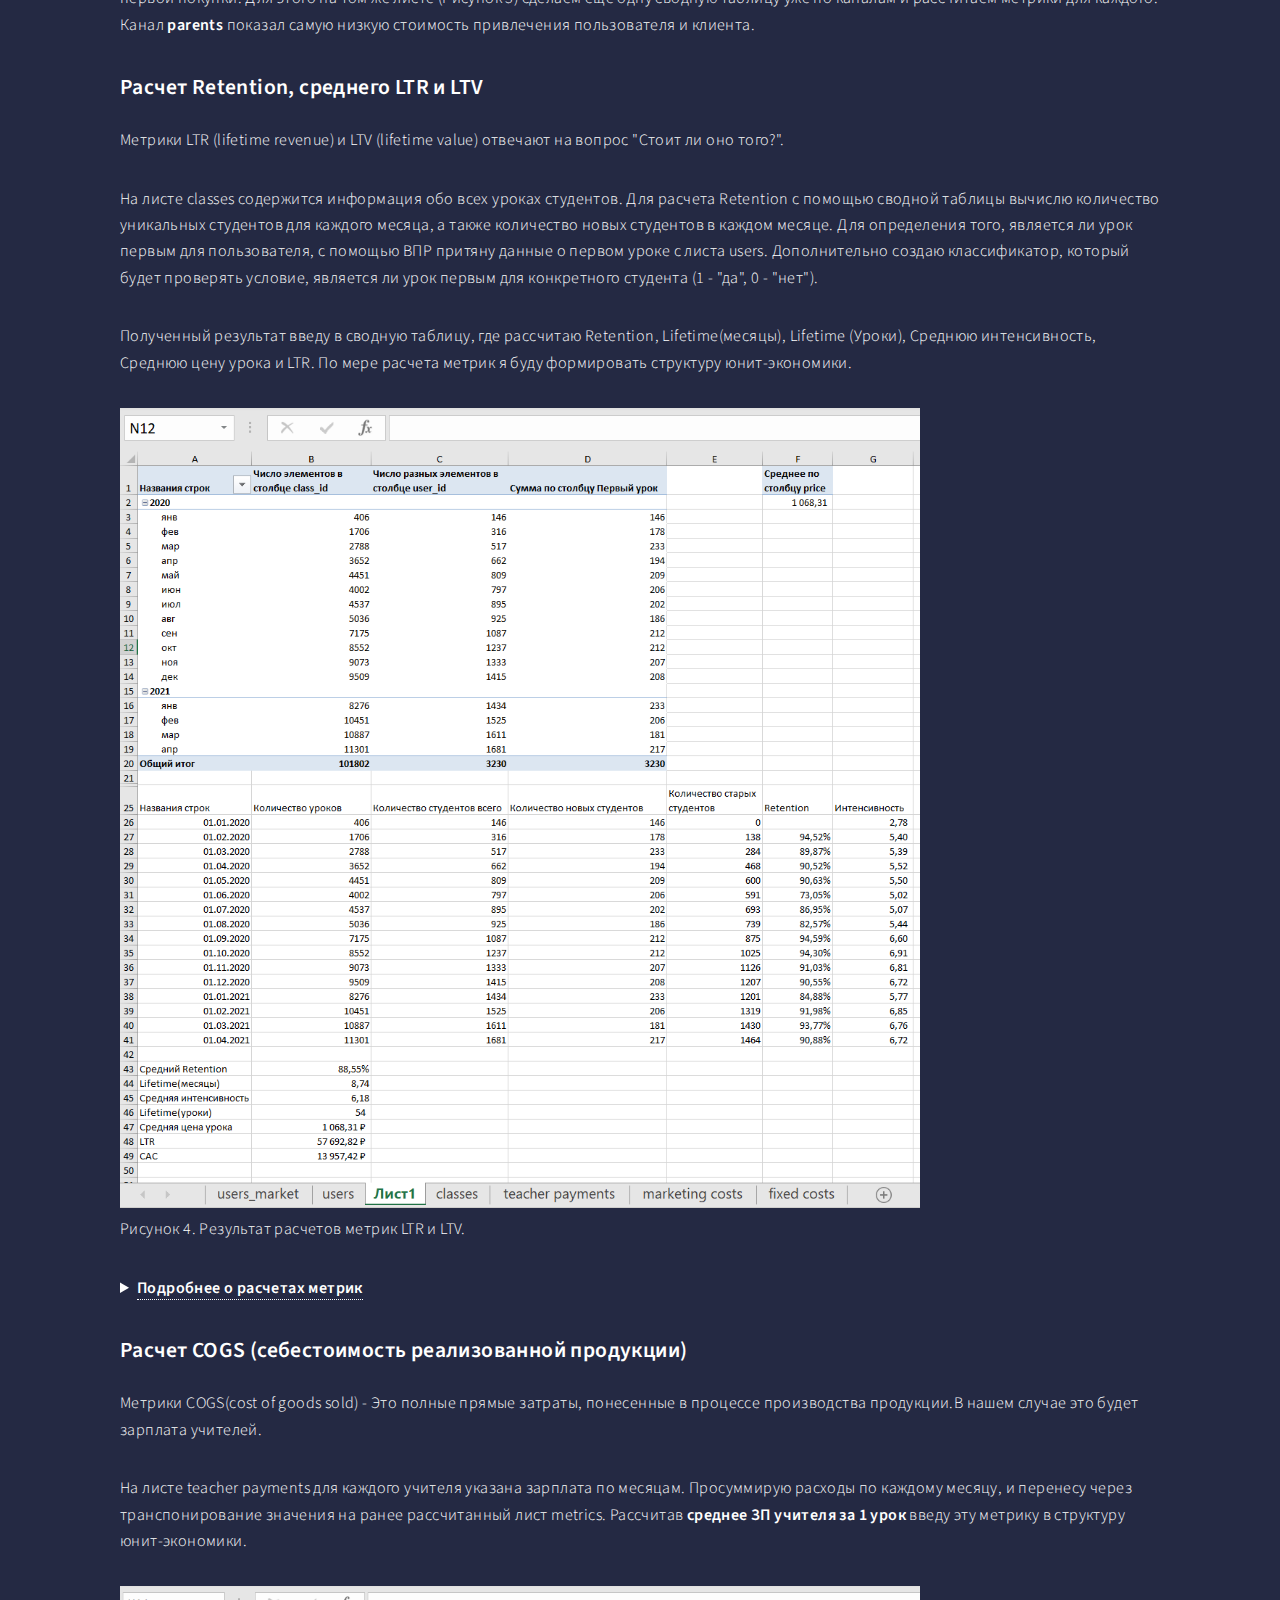
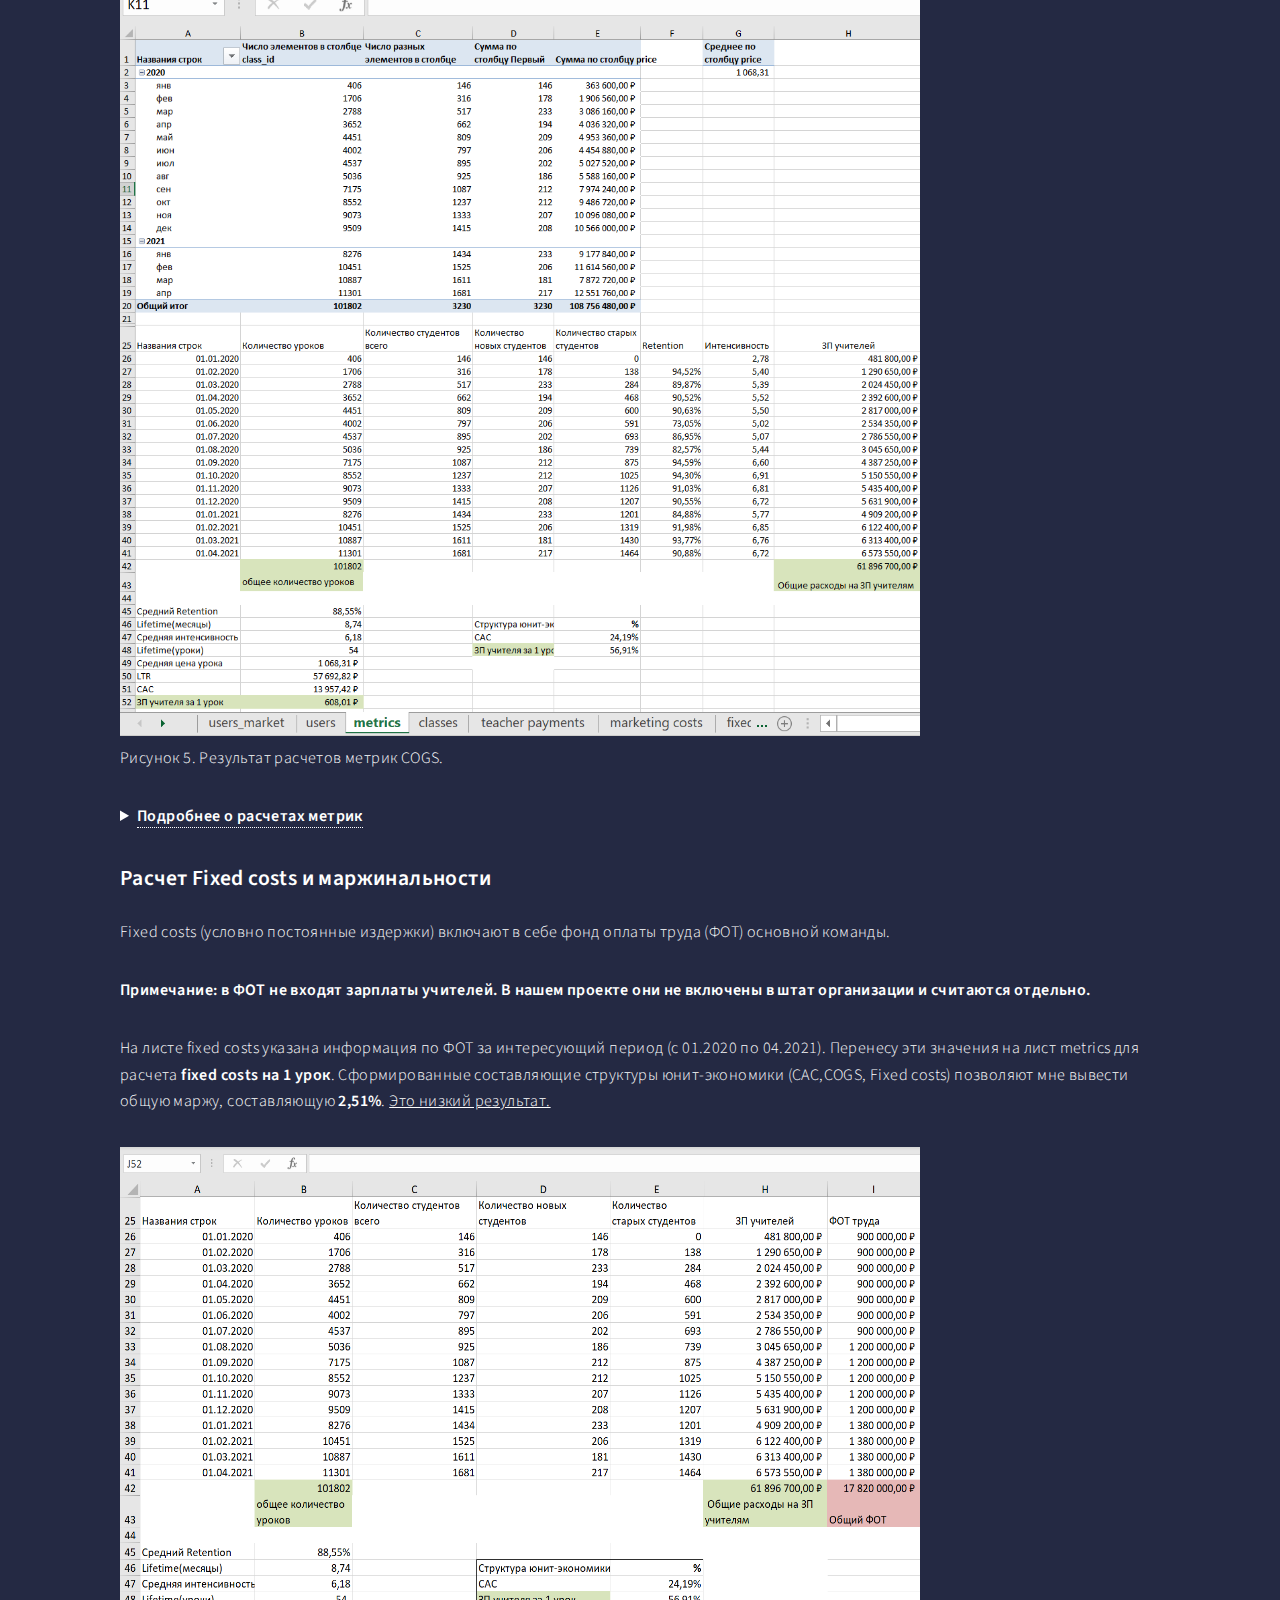
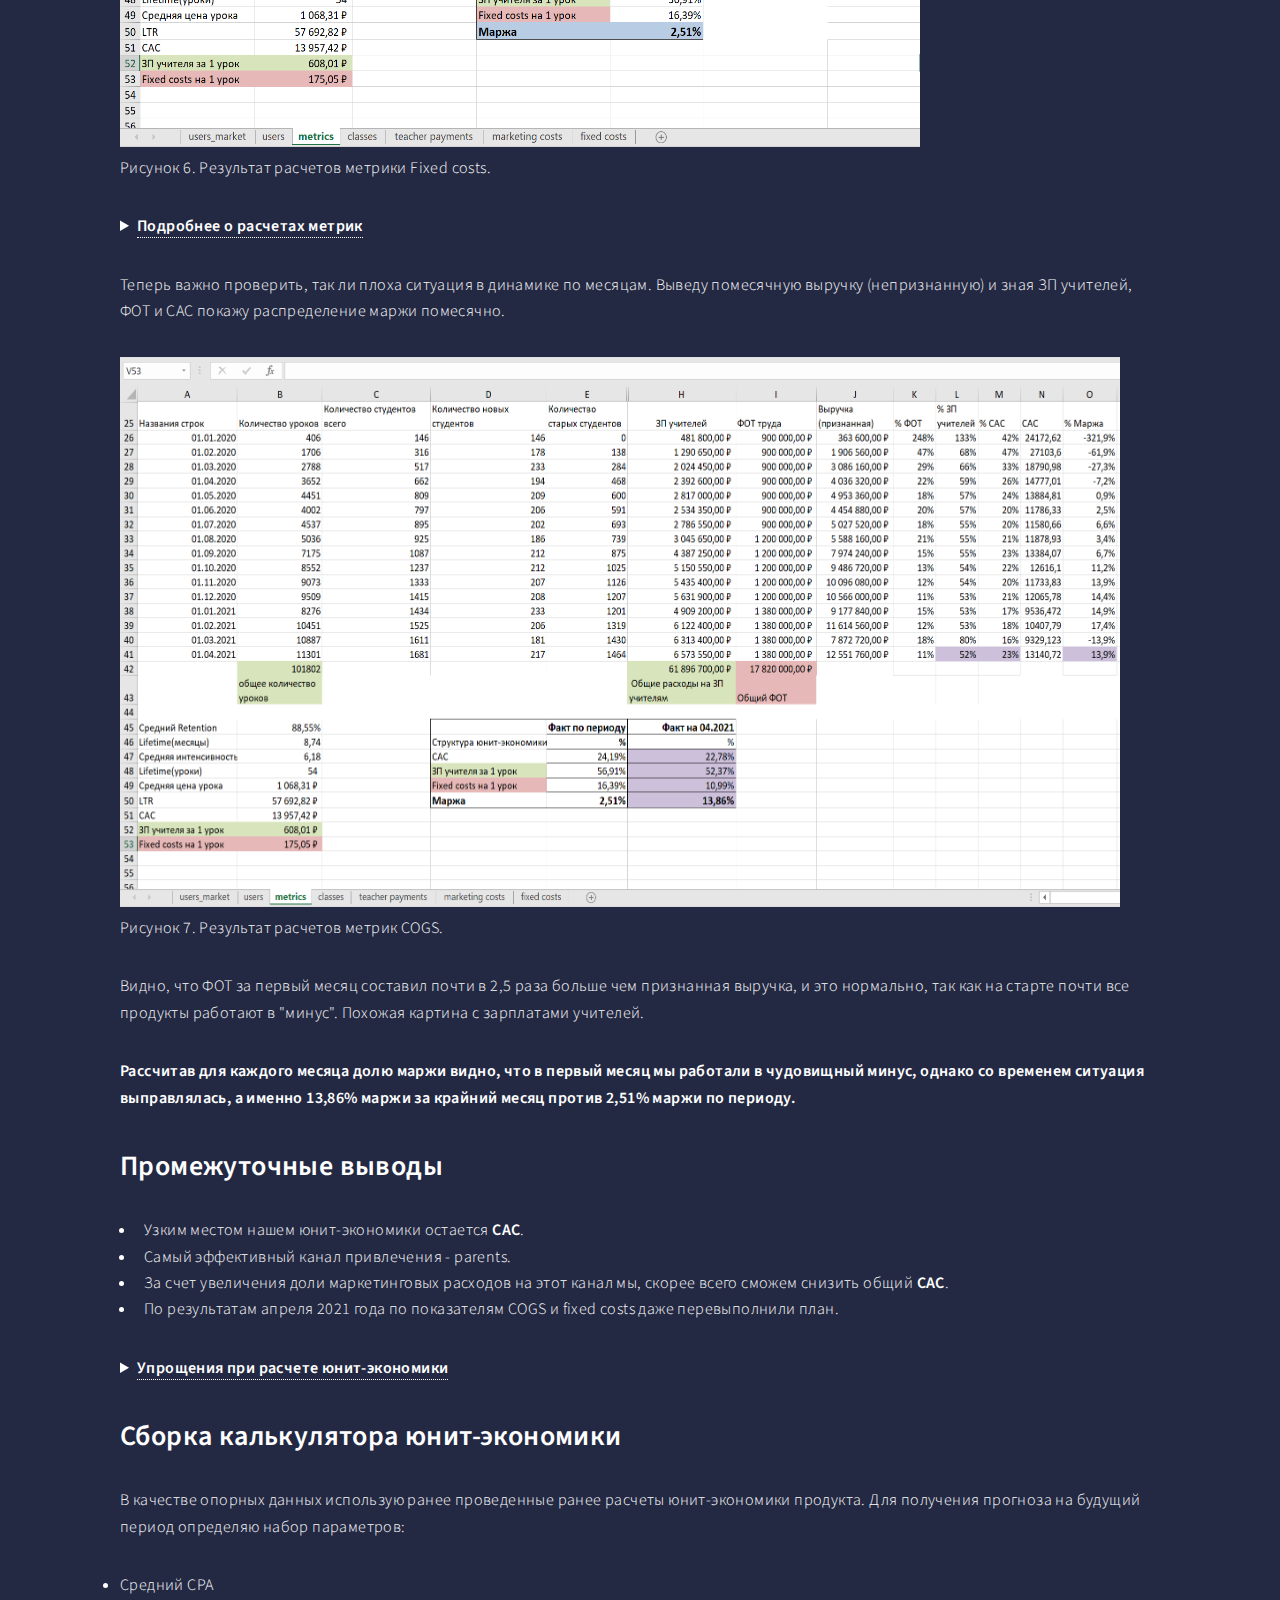
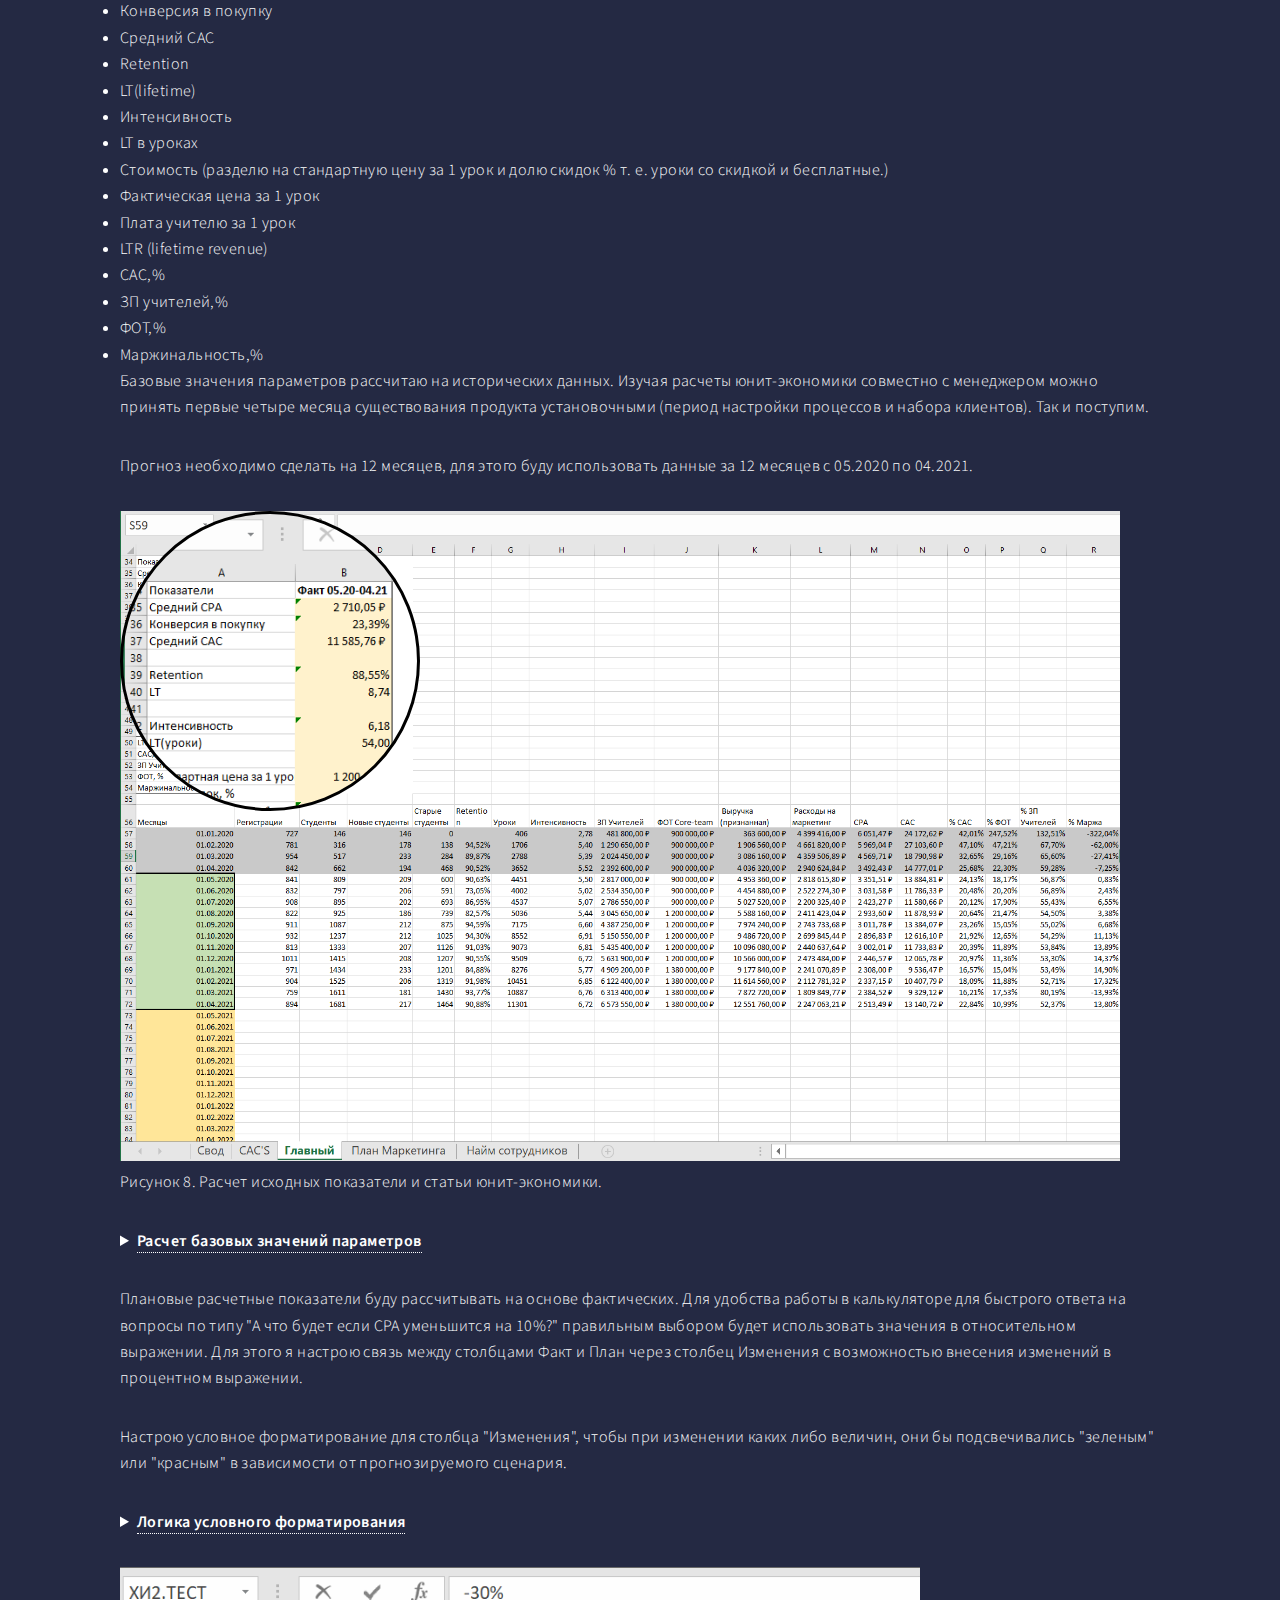
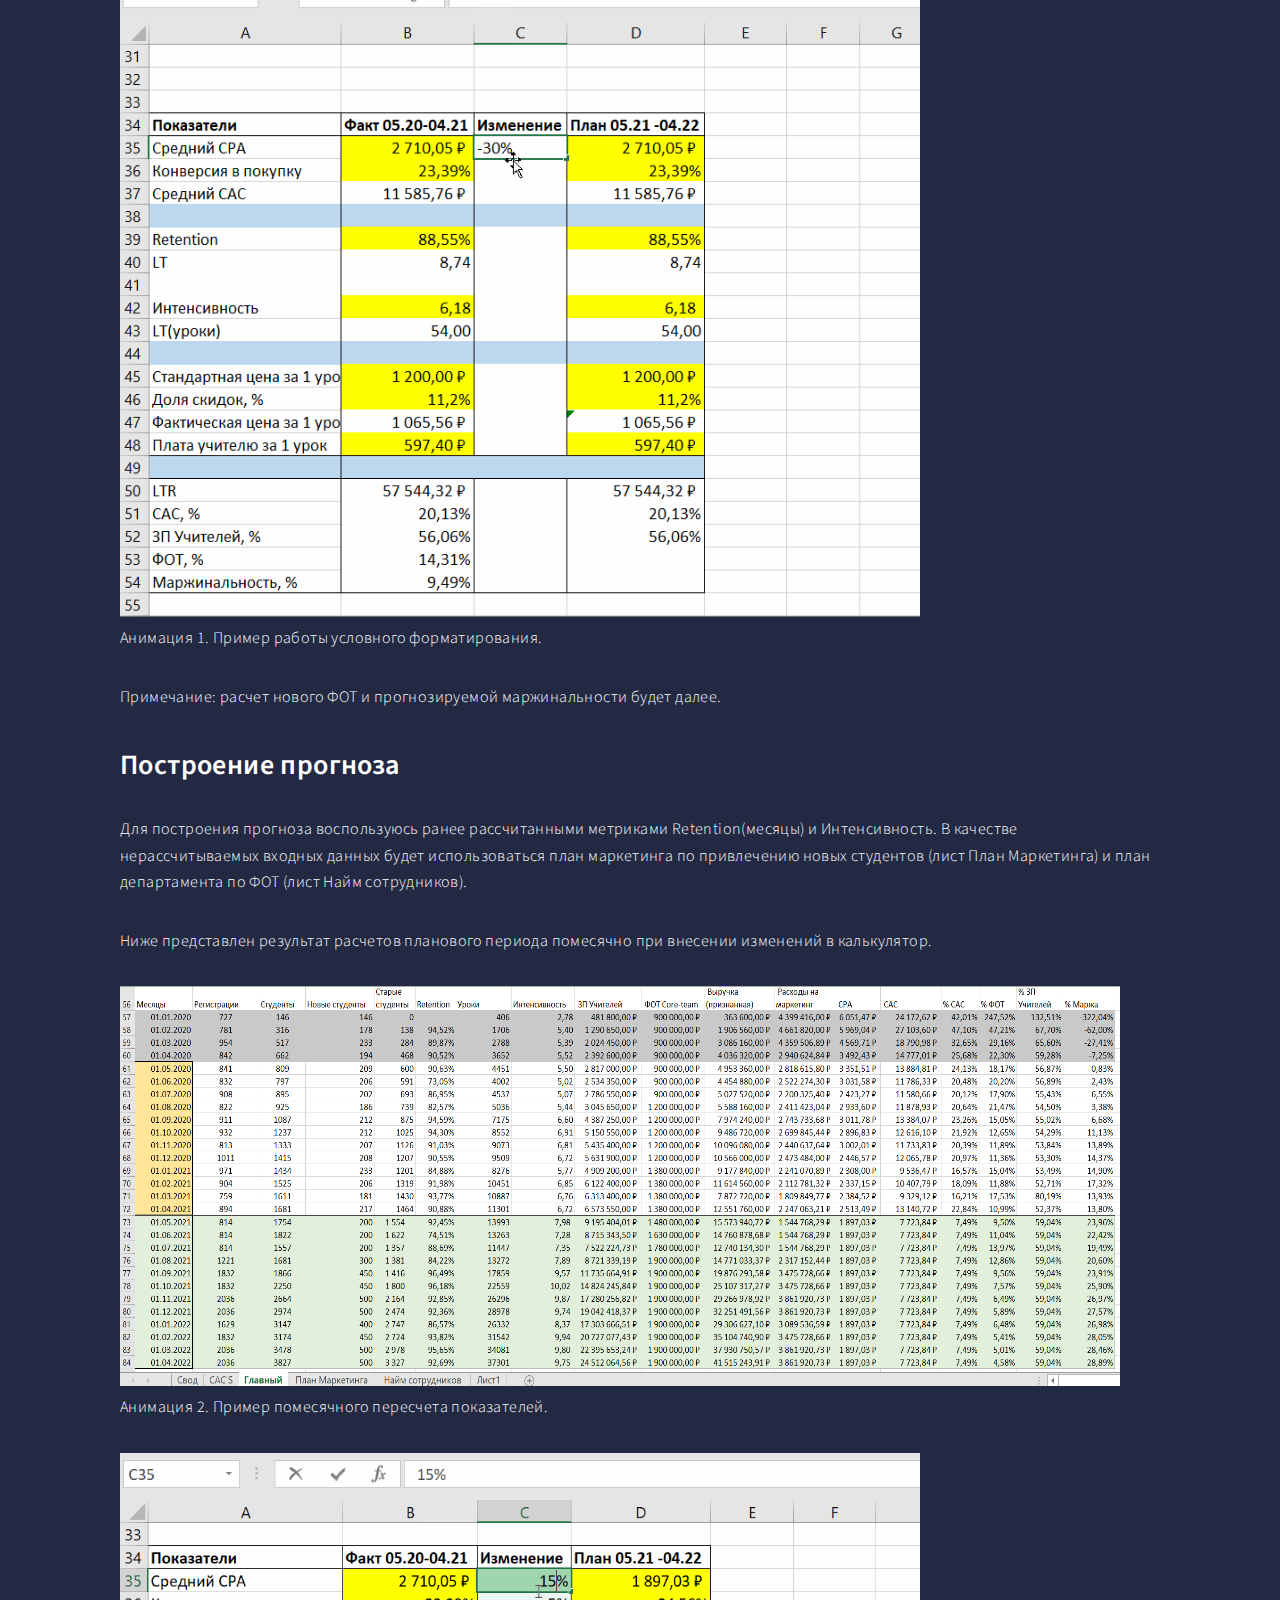
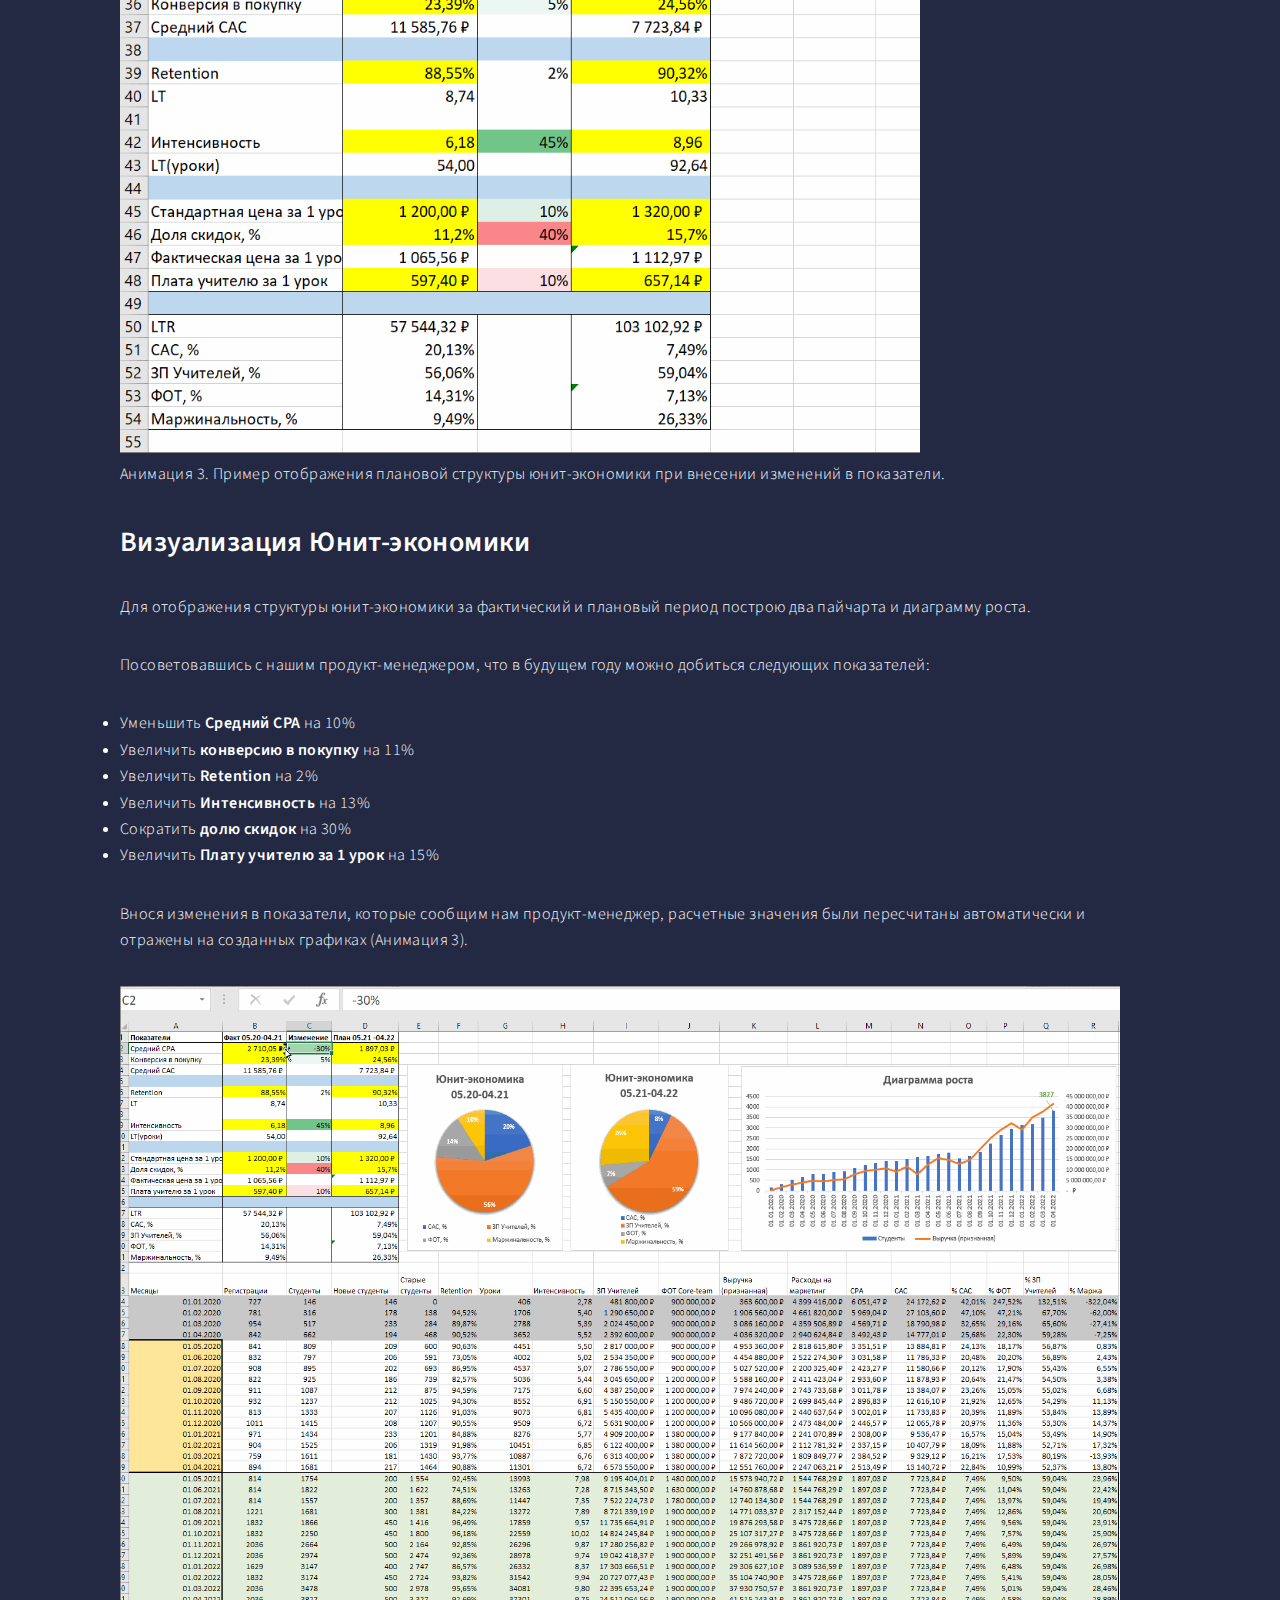
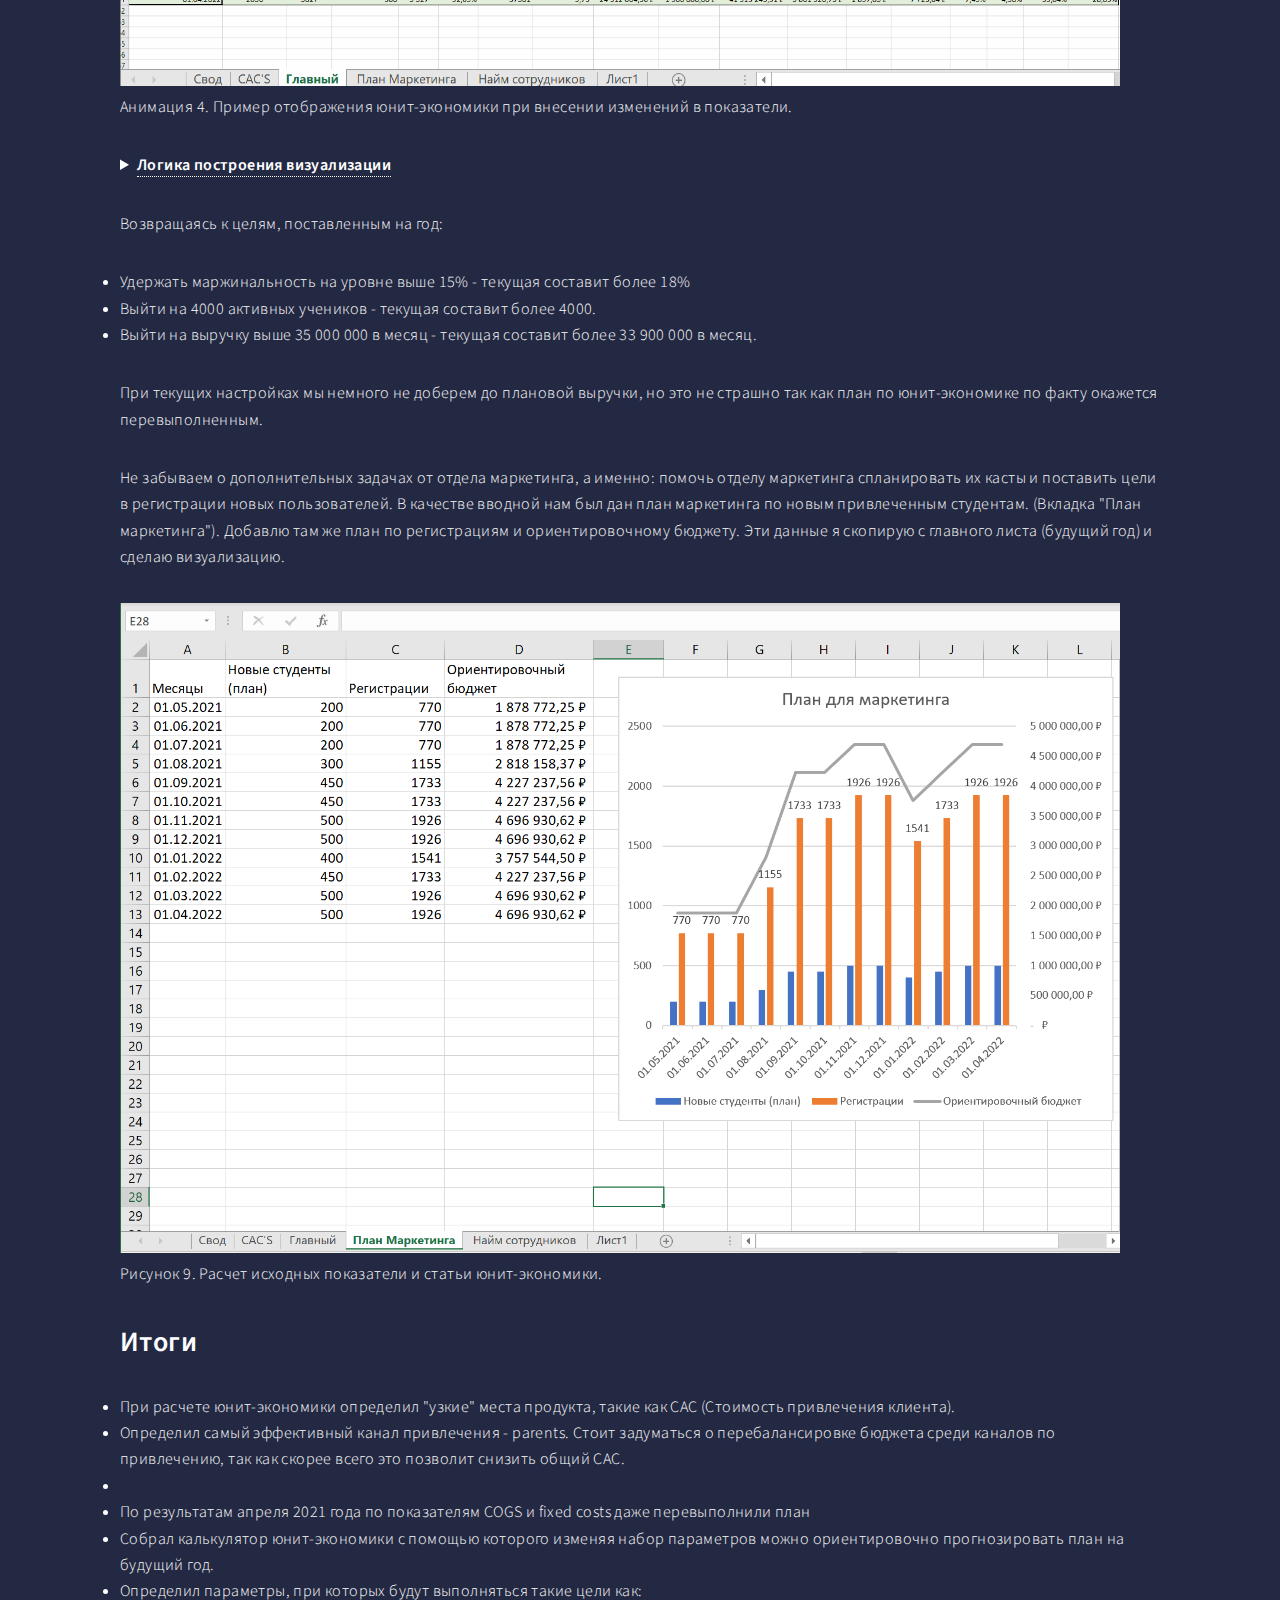
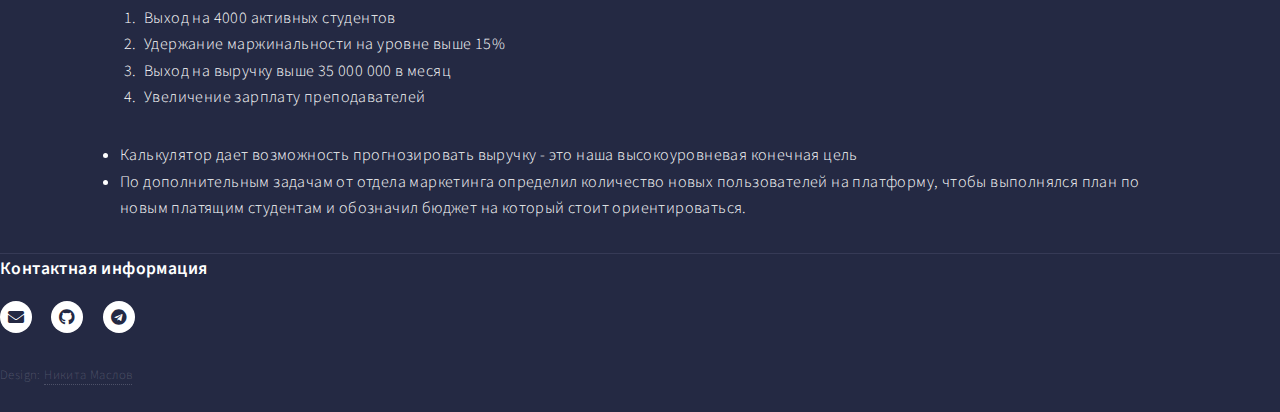
<file: excel_unit-economics.html>
<!DOCTYPE HTML>

<html xmlns="http://www.w3.org/1999/html">
	<head>
		<title>Unit-economics - Project</title>
		<meta charset="utf-8" />
		<meta name="viewport" content="width=device-width, initial-scale=1, user-scalable=no" />
		<link rel="stylesheet" href="assets/css/main.css" />
		<noscript><link rel="stylesheet" href="assets/css/noscript.css" /></noscript>
	</head>
	<body class="is-preload">

		<!-- Wrapper -->
			<div id="wrapper">

				<!-- Header -->
					<header id="header">
						<a href="index.html" class="logo"><strong>Data Analyst Portfolio</strong> <span>by Nikita Maslov</span></a>

						<nav>
							<a href="#menu">Menu</a>
						</nav>
					</header>

				<!-- Menu -->
				<nav id="menu">
					<ul class="links">
						<li><a href="index.html">Home</a></li>
						<li><a href="about.html">About</a></li>
						<li><a href="#footer">Contact</a></li>
						 <div class="dropup">
							<button class="dropbtn">Portfolio Projects</button>
							  <div class="dropup-content">
									<a href="python.html">Python</a>
									<a href="DataLens.html">DataLens</a>
									<a href="sql.html">SQL</a>
									<a href="excel.html">Excel</a>
									<a href="https://public.tableau.com/app/profile/nikita.maslov" target="_blank" class="link">Tableau</a>
									<a href="powerbi.html">Power BI</a>
							</div>
						 </div>	
					</ul>						
				</nav>




				<!-- Main -->
					<div id="main" class="alt">
						

						<!-- One -->
							<section id="one">
								<div class="inner">
									<header class="major">
										<h1>Детали проекта</h1>

									</header>
									<a href="https://github.com/NikitaMaslov93/PortfolioProjects/blob/main/Visualization/Excel/README.md" target="_blank"><u>Скачать с GitHub!</u></a>
									<!--<span class="image main"><img src="images/pic11.jpg" alt="" /></span> -->
									<h2>Описание продукта</h2>
									<p>Продуктом является онлайн-школа, где ученики взаимодействуют с преподавателями
										в интерактивном формате. Компания ведет гибкую политику возвратов: деньги за
										непройденные уроки всегда можно вернуть в полном объеме. Продукт В январе 2020
										года проект был запущен и были привлечены первые клиенты.</p>


									<p>Структура продукта следующая:
											<li>Преподаватель - собеседник</li>
											<li>Формат - урока</li>
											<li>Цель маркетинга - школьники</li>
										</p>
									<h2>Цель</h2>
									<ol>
									<li><p>Посчитать юнит-экономику продукта и найти "узкие" места.</p></li>
									<li><p>После принятия решения о готовности проекта к масштабированию были обозначены
									следующие цели:</p></li> </ol>
									<li>Выйти на 4000 активных студентов</li>
									<li>Удержать маржинальность на уровне выше 15%</li>
									<li>Выйти на выручку выше 35 000 000 в месяц</li>
									<li>Увеличить зарплату преподавателей</li>
									<p></p>
									</p>⠀3.⠀<b>Высокоуровневая конечная цель</b> - <u>научиться прогнозировать выручку</u></p>


									<h3>Дополнительные задачи от отдела маркетинга</h3>
									<li>Сколько нужно привести новых пользователей на платформу, чтобы выполнить план
									по новым платящим студентам?</li>
									<li> На какой бюджет стоит ориентироваться для достижения этой цели?</li>

									<p></p>

									<h2>Расчет юнит-экономики продукта и поиск "узких" мест</h2>
									<p> Гибкая политика возвратов говорит, что по-настоящему привлеченным клиент считается
									когда оплатил первый пройденный урок. Онлайн-школа зарабатывает на уроках, поэтому
									наш юнит - это 1 проведенный урок.</p>
									<p> Перед тем как собрать калькулятор Ю-экономки необходимо рассчитать отдельные
									метрики. Алгоритм действий будет следующий:</p>
									<li>Посчитаем расходы на привлечение одного клиента.</li>
									<li>Узнаем, какую выручку приносит в среднем 1 клиент за все время "жизни" (время
									взаимодействия с продуктом).</li>
									<li>Определим, какую долю среди уроков составляют бесплатные уроки (и сколько они
										нам обходятся - вот такой парадокс).</li>
									<li>Посчитаем переменные и постоянные затраты, формирующиеся из окладов наших сотрудников.</li>
									<li>Сведем все полученные метрики воедино и вычислим маржинальность нашего продукта.</li>

									<P></P>
									<h3>Расчет CAC и CPA</h3>
									<P>Метрики CAC (Стоимость привлечения клиента) и CPA (стоимость конверсии в пользователя)
										отвечают на вопрос "Сколько мы тратим?". </P>
									<P>Исходные данные users (рисунок 1) и marketing costs (рисунок 2). Лист users содержит
										id клиентов, каналы их привлечения, даты регистрации, оплаты и первого урока.
										Лист marketing costs содержит помесячные расходы на каналы привлечения.</P>
										<P></P>
									<style>
								   .scale {
									transition: 0.5s; /* Время эффекта */
								   }
								   .scale:hover {
									transform: scale(1.3); /* Увеличиваем масштаб */
								   }
								  </style>

									<figure class="img izo">
									<img src="images/CPA_CAC_1.PNG" alt="Фотография 1" class="scale" width="500" height="550">
									<img src="images/CPA_CAC_2.PNG" alt="Фотография 2" class="scale" width="500" height="550">
									<figcaption>Рисунок 1. Лист users - исходный вид ⠀⠀⠀⠀⠀⠀⠀⠀⠀⠀⠀⠀⠀⠀⠀⠀⠀⠀⠀⠀⠀⠀⠀Рисунок 2.
										Лист marketing costs - исходный вид</figcaption>
									</figure>
									<P></P>
									<P>С помощью листа users можно посчитать количество регистраций, оплат и первых
										уроков по месяцам и каналам. К этим расчетам добавим расходы на маркетинг по месяцам.
									Для этого проведем агрегацию по количеству пользователей по листу users
									c помощью сводной таблицы и объединим результаты с листом marketing costs.</P>
									<style>
								   .scale1 {
									transition: 0.5s; /* Время эффекта */
								   }
								   .scale1:hover {
									transform: scale(1.12); /* Увеличиваем масштаб */
								   }
								  </style>

									<img src="images/CPA_CAC_3.PNG" alt="Фотография 3" class="scale1"
										 width="1000" height="500">


									<figcaption>Рисунок 3. Результат расчетов метрик CAC и CPA.</figcaption>
									</figure>
									<p></p>

									<p>После объединения данных сводной таблицы users и таблицы marketing costs рассчитываем
									метрики CPA и CAC помесячно. Зная помесячные расходы на маркетинг и количество регистраций/клиентов
									посчитаем средние CPA и CAC.</p>
									<details>
									  <summary> <a><b>Подробнее о расчетах метрик</b></a></summary>
									  <p>CPA (стоимость конверсии в пользователя, необязательно платящего) рассчитывается
										  как <b>расходы на маркетинг</b>/<b>количество регистраций</b>. CAC (customer
									  acquisition cost или совокупные затраты, требующиеся для конвертации из потенциального
										  клиента в фактического покупателя) учитывая политику возврата средств
									  будет рассчитываться как <b>расходы на маркетинг</b>/<b>количество первых уроков.</b>
									  При расчете структуры юнит-экономики CAC(%) будет считаться как доля от LTR, и это
										те расходы которые мы несем один раз за "жизнь" клиента.
									  </p>
									</details>
									<P></P>

									<p>Нам также полезно знать какой из каналов привлечения дешевле всего, с точки
									зрения сопровождения клиента до регистрации, а потом и до первой покупки.
									Для этого на том же листе (Рисунок 3) сделаем еще одну сводную таблицу уже по
									каналам и рассчитаем метрики для каждого. Канал <b>parents</b> показал самую низкую
									стоимость привлечения пользователя и клиента.</p>

									<h3>Расчет Retention, среднего LTR и LTV</h3>
									<P>Метрики LTR (lifetime revenue) и LTV (lifetime value) отвечают на вопрос "Стоит ли оно того?".</P>

									<P></P>
									<P>На листе classes содержится информация обо всех уроках студентов. Для расчета
									Retention с помощью сводной таблицы вычислю количество уникальных студентов для
									каждого месяца, а также количество новых студентов в каждом месяце. Для определения
									того, является ли урок первым для пользователя, с помощью ВПР притяну данные о первом
									уроке с листа users. Дополнительно создаю классификатор, который будет проверять условие,
									является ли урок первым для конкретного студента (1 - "да", 0 - "нет").</P>
									<P>Полученный результат введу в сводную таблицу, где раcсчитаю Retention, Lifetime(месяцы),
									Lifetime (Уроки), Среднюю интенсивность, Среднюю цену урока и LTR. По мере расчета
									метрик я буду формировать структуру юнит-экономики.</P>

									<figure>
									<img src="images/LTV_1.PNG" alt="LTR and LT" width="800" height="800"
									data-position="center" />
									<figcaption>Рисунок 4. Результат расчетов метрик LTR и LTV.</figcaption>
									</figure>
									<P></P>
									<details>
									  <summary> <a><b>Подробнее о расчетах метрик</b></a></summary>
									  <p><b>Retention</b> рассчитаю как <b>количество старых студентов текущего месяца</b> / <b>количество
									  студентов всего</b> за предыдущий месяц. Зная <b>Retention</b> каждого месяца можно посчитать
									  <b>средний Lifetime</b> пользователя, выраженного в месяцах. Для этого воспользуюсь
									  формулой <b>1/(1-Средн. Retention)</b>. </p>
										<p>В случае расчета <b>среднего Retention</b> выбрано среднее геометрическое, так как
											подходит для процентных изменений и даст результат точнее. Также необходимо
											учитывать, что эта метрика подвержена сезонным факторам, поэтому при расчете
											лучше взять такой период, в котором каждый месяц учитывается только раз
											(расчетный период с 05.2020 по 04.2021).
									  </p>
										<p>Расчет <b>Lifetime в уроках</b>, требует предварительного расчета интенсивности
											помесячно и считается как <b>Количество уроков</b>/<b>Количество всех студентов</b>.
											Также учитываю сезонность и беру последние 12 месяцев.
										<b>Lifetime(уроки)</b> = <b>Lifetime(месяцы)</b> * <b>Средняя интенсивность</b>.</p>
										<p><b>LTR</b> рассчитывается как <b>Lifetime(уроки)</b> * <b>Средняя стоимость урока</b>. Уроки имеют
											различные стоимости: стандартная цена, скидка 20% и бесплатные (акционные) поэтому
										возьму среднее значение стоимости по всем пройденным урокам.</p>
									</details>
									<P></P>
									<h3>Расчет COGS (себестоимость реализованной продукции)</h3>
									<P>Метрики COGS(cost of goods sold) - Это полные прямые затраты, понесенные
										в процессе производства продукции.В нашем случае это будет зарплата учителей.</P>
									<P></P>
									<P> На листе teacher payments для каждого учителя указана зарплата по месяцам.
									Просуммирую расходы по каждому месяцу, и перенесу через транспонирование
									значения на ранее рассчитанный лист metrics. Рассчитав <b>среднее ЗП учителя за 1 урок</b>
									введу эту метрику в структуру юнит-экономики.
									</P>
									<figure>
									<img src="images/COGS.PNG" alt="LTR and LT" style="width:800px;height:750px;"
									data-position="center center" />
									<figcaption>Рисунок 5. Результат расчетов метрик СOGS.</figcaption>
									</figure>

									<P></P>
									<details>
									  <summary> <a><b>Подробнее о расчетах метрик</b></a></summary>
									  <p><b>COGS-метрика</b> в нашем случае - это <b>зарплата учителя за 1 урок</b>.
										  Считается как <b>Общие расходы на ЗП учителям</b> / <b>общее количество уроков</b>.
										  Для добавления <b>ЗП учителя на 1 урок</b> в структуру юнит-экономики нужно
										  разделить на <b>Среднюю цену урока</b>, так как это те издержки, которые мы
										  будем нести каждый раз проводя очередной урок.
									  </p>
									</details>
									<P></P>
									<h3>Расчет Fixed costs и маржинальности</h3>
									<P>Fixed costs (условно постоянные издержки) включают в себе фонд оплаты труда (ФОТ)
									основной команды.</P>
									<P><b>Примечание: в ФОТ не входят зарплаты учителей. В нашем проекте они не включены
										в штат организации и считаются отдельно.</b></p>


									<p>На листе fixed costs указана информация по ФОТ за интересующий период (c 01.2020
									по 04.2021). Перенесу эти значения на лист metrics для расчета <b>fixed costs на 1 урок</b>.
									Сформированные составляющие структуры юнит-экономики (CAC,COGS, Fixed costs) позволяют
									мне вывести общую маржу, составляющую <b>2,51%</b>. <u>Это низкий результат.</u></P>
									<figure>
									<img src="images/FIXED_COSTS.png" alt="LTR and LT" style="width:800px;height:600px;"
									data-position="center center" />
									<figcaption>Рисунок 6. Результат расчетов метрики Fixed costs.</figcaption>
									</figure>
									<P></P>

									<details>
									  <summary> <a><b>Подробнее о расчетах метрик</b></a></summary>
									  <p><b>Fixed costs на 1 урок</b> считается как <b>Общие расходы на ФОТ</b> / <b>общее количество уроков</b>.
									А для добавления этого показателя в структуру юнит-экономики его нужно разделить на
									<b>Среднюю цену урока</b>, так как это те издержки, которые мы будем нести каждый раз
									проводя очередной урок.</p>
									</details>
									<P></P>
									<p>Теперь важно проверить, так ли плоха ситуация в динамике по месяцам.
									Выведу помесячную выручку (непризнанную) и зная ЗП учителей, ФОТ и CAC покажу
									 распределение маржи помесячно.</p>
									<figure>
									<img src="images/margin.PNG" alt="LTR and LT" style="width:1000px;height:550px;"
									data-position="center center" />
									<figcaption>Рисунок 7. Результат расчетов метрик СOGS.</figcaption>
									</figure>
									<P></P>
									<P>Видно, что ФОТ за первый месяц составил почти в 2,5 раза больше чем признанная
										выручка, и это нормально, так как на старте почти все продукты работают в "минус".
										Похожая картина с зарплатами учителей.</P>
									<P><b>Рассчитав для каждого месяца долю маржи видно, что в первый месяц мы работали
										в чудовищный минус, однако со временем ситуация выправлялась, а именно 13,86% маржи
										 за крайний месяц против 2,51% маржи по периоду. </b></P>

									<h2>Промежуточные выводы</h2>
									<ul>
									 <li>Узким местом нашем юнит-экономики остается <b>CAC</b>.</li>
									 <li>Самый эффективный канал привлечения - parents.</li>
									 <li>За счет увеличения доли маркетинговых расходов на этот канал мы, скорее всего
									 сможем снизить общий <b>CAC</b>.</li>
									 <li>По результатам апреля 2021 года по показателям COGS и fixed costs даже
									 перевыполнили план.</li>
								   </ul>
									<details>
									  <summary> <a><b>Упрощения при расчете юнит-экономики</b></a></summary>
										<li>LT можно рассчитывать по разному. </li>
										<li>Fixed costs могут включать в COGS. (лучше этого не делать)</li>
										<li>Учет налогов при расчете юнит-экономики продукта остается на усмотрение
										принимающего решение менеджера.</li>
										<li>Скидки и стоимость бесплатных уроков иногда целесообразно включать в CAC.</li>
										<li>Также нужно отдельно рассчитывать клиентов, вернувшихся после долгого
										перерыва.</li>
										<li>Денежные потоки следует дисконтировать.</li>

									</details>
									<P></P>


									<h2>Сборка калькулятора юнит-экономики</h2>
									<p>В качестве опорных данных использую ранее проведенные ранее расчеты юнит-экономики
									 продукта. Для получения прогноза на будущий период определяю набор параметров:
									<li>Средний CPA</li>
									<li>Конверсия в покупку</li>
									<li>Средний CAC</li>
									<li>Retention</li>
									<li>LT(lifetime)</li>
									<li>Интенсивность</li>
									<li>LT в уроках</li>
									<li>Стоимость (разделю на стандартную цену за 1 урок и долю скидок % т. е.
									уроки со скидкой и бесплатные.)</li>
									<li>Фактическая цена за 1 урок</li>
									<li>Плата учителю за 1 урок</li>
									<li>LTR (lifetime revenue)</li>
									<li> CAC,%</li>
									<li>ЗП учителей,%</li>
									<li>ФОТ,%</li>
									<li>Маржинальность,%
									<p>Базовые значения параметров рассчитаю на исторических данных. Изучая расчеты
									юнит-экономики совместно с менеджером можно принять первые четыре месяца существования
									продукта установочными (период настройки процессов и набора клиентов). Так и поступим.</p>
									<p>Прогноз необходимо сделать на 12 месяцев, для этого буду использовать данные
									за 12 месяцев с 05.2020 по 04.2021.</p>
									<div class="img-magnifier-container">
									<figure>
									<img id="myimage" src="images/CALC_1.PNG" alt="Калькулятор 1"
										 style="width:1000px;height:650px;" data-position="center center" />
									<figcaption>Рисунок 8. Расчет исходных показатели и статьи юнит-экономики.</figcaption>
									</figure>
									</div>
									<P></P>

									<details>
									  <summary> <a><b>Расчет базовых значений параметров</b></a></summary>
										<li><b>Средний CPA</b> считается как <b>Суммарные расходы на маркетинг</b>/ <b>количество регистраций
										новых пользователей</b>.</li>
										<li><b>Конверсия в покупку</b> считается как <b>Общее количество новых студентов</b>/
										<b>Общее количество регистраций</b>.</li>
										<li><b>Средний CA</b> считается как <b>Средний CPA</b> / <b>Конверсия в покупку</b>. </li>
										<li><b>Retention</b> считается как <b>среднее геометрическое Retention по месяцам</b>. </li>
										<li><b>LT(lifetime)</b> считается как <b>1/(1-Retention)</b> </li>
										<li><b>Интенсивность</b> считается как <b>среднее арифметическое Интенсивности по месяцам</b>. </li>
										<li><b>LT в уроках</b> считается как <b>LT(lifetime)</b> * <b>Интенсивность</b>.</li>
										<li>Стандартная цена установлена в размере 1200 руб.</li>
										<li><b>Фактическая цена за 1 урок</b> считается как <b>Сумма по выручке</b> / <b>Количество уроков</b>.</li>
										<li><b>Доля скидок</b> считается как (<b>Стандартная цена</b> - <b>Фактическая цена</b>)/<b>Фактическая цена</b>.</li>
										<li><b>Плата учителю за 1 урок</b> считается как <b>Сумма зарплат учителей</b> / <b>количество уроков</b>.</li>
										<p></p>
										<p><b>Расчет статей юнит-экономики</b></p>
										<li><b>LTR (lifetime revenue)</b> определяется как <b>Фактическая цена за 1 урок</b> * <b>LT в уроках</b></li>
										<li><b>CAC,%</b> определяется как <b>Средний CAC</b> / <b>LTR (lifetime revenue)</b> </li>
										<li><b>ЗП учителей,%</b> определяется как <b>Плата учителю за 1 урок</b> / <b>Фактическая цена за 1 урок</b></li>
										<li><b>ФОТ,% </b>определяется как <b>Сумма ФОТ</b> /  <b>Сумма ЗП учителей</b> </li>
										<li><b>Маржинальность,%</b> определяется как <b>1 - (CAC,% + ЗП учителей,% + ФОТ,%)</b> </li>

									</details>
									<P></P>

									<p>Плановые расчетные показатели буду рассчитывать на основе фактических. Для удобства
									работы в калькуляторе для быстрого ответа на вопросы по типу "А что будет если CPA
									уменьшится на 10%?" правильным выбором будет использовать значения в относительном выражении.
									Для этого я настрою связь между столбцами Факт и План через столбец Изменения с возможностью
									внесения изменений в процентном выражении.</p>
									<p>Настрою условное форматирование для столбца "Изменения", чтобы при изменении каких
									либо величин, они бы подсвечивались "зеленым" или "красным" в зависимости
									от прогнозируемого сценария.</p>
									<details>
									  <summary> <a><b>Логика условного форматирования</b></a></summary>
										<P></P>
										Показатели для которых изменения в <b>меньшую сторону</b> для нас желательно:
										<li>Средний CPA</li>
										<li>Доля скидок, %</li>
										<li>Плата учителю за 1 урок</li>
											<P></P>
										Показатели для которых изменения в <b>большую сторону</b> для нас желательно:
										<li>Конверсия в покупку</li>
										<li>Retention</li>
										<li>Интенсивность</li>
										<li>Стандартная цена за 1 урок</li>
											<P></P>

									</details>
									<P></P>

									<figure>
									<img src="images/CALC_2.GIF" alt="Калькулятор 2" style="width:800px;height:650px;"
									data-position="center center" />
									<figcaption>Анимация 1. Пример работы условного форматирования.</figcaption>
									</figure>
									<P></P>
									<P>Примечание: расчет нового ФОТ и прогнозируемой маржинальности будет далее.</P>

									<h2>Построение прогноза</h2>

									<p>Для построения прогноза воспользуюсь ранее рассчитанными метриками Retention(месяцы)
									и Интенсивность. В качестве нерассчитываемых входных данных будет использоваться
									план маркетинга по привлечению новых студентов (лист План Маркетинга) и план
									департамента по ФОТ (лист Найм сотрудников). </p>
									<p>Ниже представлен результат расчетов планового периода помесячно при внесении
									изменений в калькулятор.</p>
									<figure>
									<img src="images/CALC_3.GIF" alt="Калькулятор 3" style="width:1000px;height:400px;"
									data-position="center center" />
									<figcaption>Анимация 2. Пример помесячного пересчета показателей.</figcaption>
									</figure>
									<P></P>

									<figure>
									<img src="images/CALC_4.GIF" alt="Калькулятор 3" style="width:800px;height:600px;"
									data-position="center center" />
									<figcaption>Анимация 3. Пример отображения плановой структуры юнит-экономики при
									внесении изменений в показатели.</figcaption>
									</figure>
									<P></P>

									<h2>Визуализация Юнит-экономики</h2>
									<p>Для отображения структуры юнит-экономики за фактический и плановый период построю
									два пайчарта и диаграмму роста.</p>
									<p>Посоветовавшись с нашим продукт-менеджером, что в будущем году можно добиться
									следующих показателей:
									<li>Уменьшить <b>Средний CPA</b> на 10%</li>
									<li>Увеличить <b>конверсию в покупку</b> на 11%</li>
									<li>Увеличить <b>Retention</b> на 2%</li>
									<li>Увеличить <b>Интенсивность</b> на 13%</li>
									<li>Сократить <b>долю скидок</b> на 30%</li>
									<li>Увеличить <b>Плату учителю за 1 урок</b> на 15%</li></p>
									<P>Внося изменения в показатели, которые сообщим нам продукт-менеджер, расчетные
									значения были пересчитаны автоматически и отражены на созданных графиках (Анимация 3).</P>

									<figure>
									<img src="images/unit_viz.GIF" alt="Калькулятор 4" style="width:1000px;height:700px;"
									data-position="center center" />
									<figcaption>Анимация 4. Пример отображения юнит-экономики при внесении изменений
										в показатели.</figcaption>
									<P></P>
									<details>
									  <summary> <a><b>Логика построения визуализации</b></a></summary>
										<P><li>Обычно пайчарты стараются не использовать при визуализации данных ввиду их
										малой информативности и малой вместимости данных для удобного восприятия. Но в
										нашем случае, сравнивая переход от одного периода к другому с небольшим числом
										показателей выберу именно пайчарт.</li></P>
										<P><li>Важно показать как соотносится выручка с числом студентов, чтобы в дальнейшем
										ответить будет ли достигнута одна из целей бизнеса:
											"Выйти на 4000 активных студентов".</li></P>
									</details>
									<P></P>
									<P>Возвращаясь к целям, поставленным на год:
									<li> Удержать маржинальность на уровне выше 15% - текущая составит более 18%</li>
									<li>Выйти на 4000 активных учеников - текущая составит более 4000. </li>
									<li>Выйти на выручку выше 35 000 000 в месяц - текущая составит более 33 900 000 в месяц.</li>
									<li</li>
									<P></P>
									При текущих настройках мы немного не доберем до плановой выручки, но это не страшно
									так как план по юнит-экономике по факту окажется перевыполненным.</P>
									<P> </P>


									<p> Не забываем о дополнительных задачах от отдела маркетинга, а именно: помочь отделу
										маркетинга спланировать их касты и поставить цели в регистрации новых пользователей.
									В качестве вводной нам был дан план маркетинга по новым привлеченным студентам.
									(Вкладка "План маркетинга"). Добавлю там же план по регистрациям и ориентировочному бюджету.
									Эти данные я скопирую с главного листа (будущий год) и сделаю визуализацию.</p>
									<figure>
									<img id="myimage" src="images/маркетинг таск 1.PNG" alt="маркетинг таск 1"
										 style="width:1000px;height:650px;" data-position="center center" />
									<figcaption>Рисунок 9. Расчет исходных показатели и статьи юнит-экономики.</figcaption>
									</figure>
										<P> </P>
									<h2>Итоги</h2>
										<li>При расчете юнит-экономики определил "узкие" места продукта, такие как CAC
										(Стоимость привлечения клиента).</li>
									<li>Определил самый эффективный канал привлечения - parents. Стоит задуматься о
									перебалансировке бюджета среди каналов по привлечению, так как скорее всего это
									позволит снизить общий CAC.<li>
									<li>По результатам апреля 2021 года по показателям COGS и fixed costs даже
										перевыполнили план</li>
									<li> Собрал калькулятор юнит-экономики с помощью которого изменяя набор параметров
										 можно ориентировочно прогнозировать план на будущий год.</li>
									<li> Определил параметры, при которых будут выполняться такие цели как:
										<ol>
											<li>Выход на 4000 активных студентов</li>
											<li>Удержание маржинальности на уровне выше 15%</li>
										 	<li>Выход на выручку выше 35 000 000 в месяц</li>
											<li>Увеличение зарплату преподавателей</li>
										</ol>
									</li>
									<li>Калькулятор дает возможность прогнозировать выручку - это наша высокоуровневая
										конечная цель</li>
										<li> По дополнительным задачам от отдела маркетинга определил количество новых
										пользователей на платформу, чтобы выполнялся план по новым платящим студентам
										и обозначил бюджет на который стоит ориентироваться.</li>

								</div>

							</section>
                        
					</div>

						</div>
					</section>

				<!-- Footer -->
				<section class="split">
					<section>
						<h4>Контактная информация</h4>
					</section>
				</section>
			</div>
									<!-- Footer -->
									<footer id="footer">
										<div class="inner">
											<ul class="icons">
												<li><a href="mailto:maslov.analytics@gmail.com" target="_blank" class="icon solid alt fa-envelope"><span class="label">Twitter</span></a></li>
												<li><a href="https://github.com/NikitaMaslov93" target="_blank" class="icon brands alt fa-github"><span class="label">GitHub</span></a></li>
												<li><a href="https://t.me/NikitaJehu" target="_blank" class="icon brands alt fa-telegram"><span class="label">Telegram</span></a></li>
											</ul>
											<ul class="copyright">
												<li>Design: <a>Никита Маслов</a></li>
											</ul>
										</div>
									</footer>



			</div>

		<!-- Scripts -->
			<script src="assets/js/jquery.min.js"></script>
			<script src="assets/js/jquery.scrolly.min.js"></script>
			<script src="assets/js/jquery.scrollex.min.js"></script>
			<script src="assets/js/browser.min.js"></script>
			<script src="assets/js/breakpoints.min.js"></script>
			<script src="assets/js/util.js"></script>
			<script src="assets/js/main.js"></script>
			<script src="assets/js/magnifier.js"></script>
			<script> magnify("myimage", 1.5) </script>

	</body>
</html>
</file>
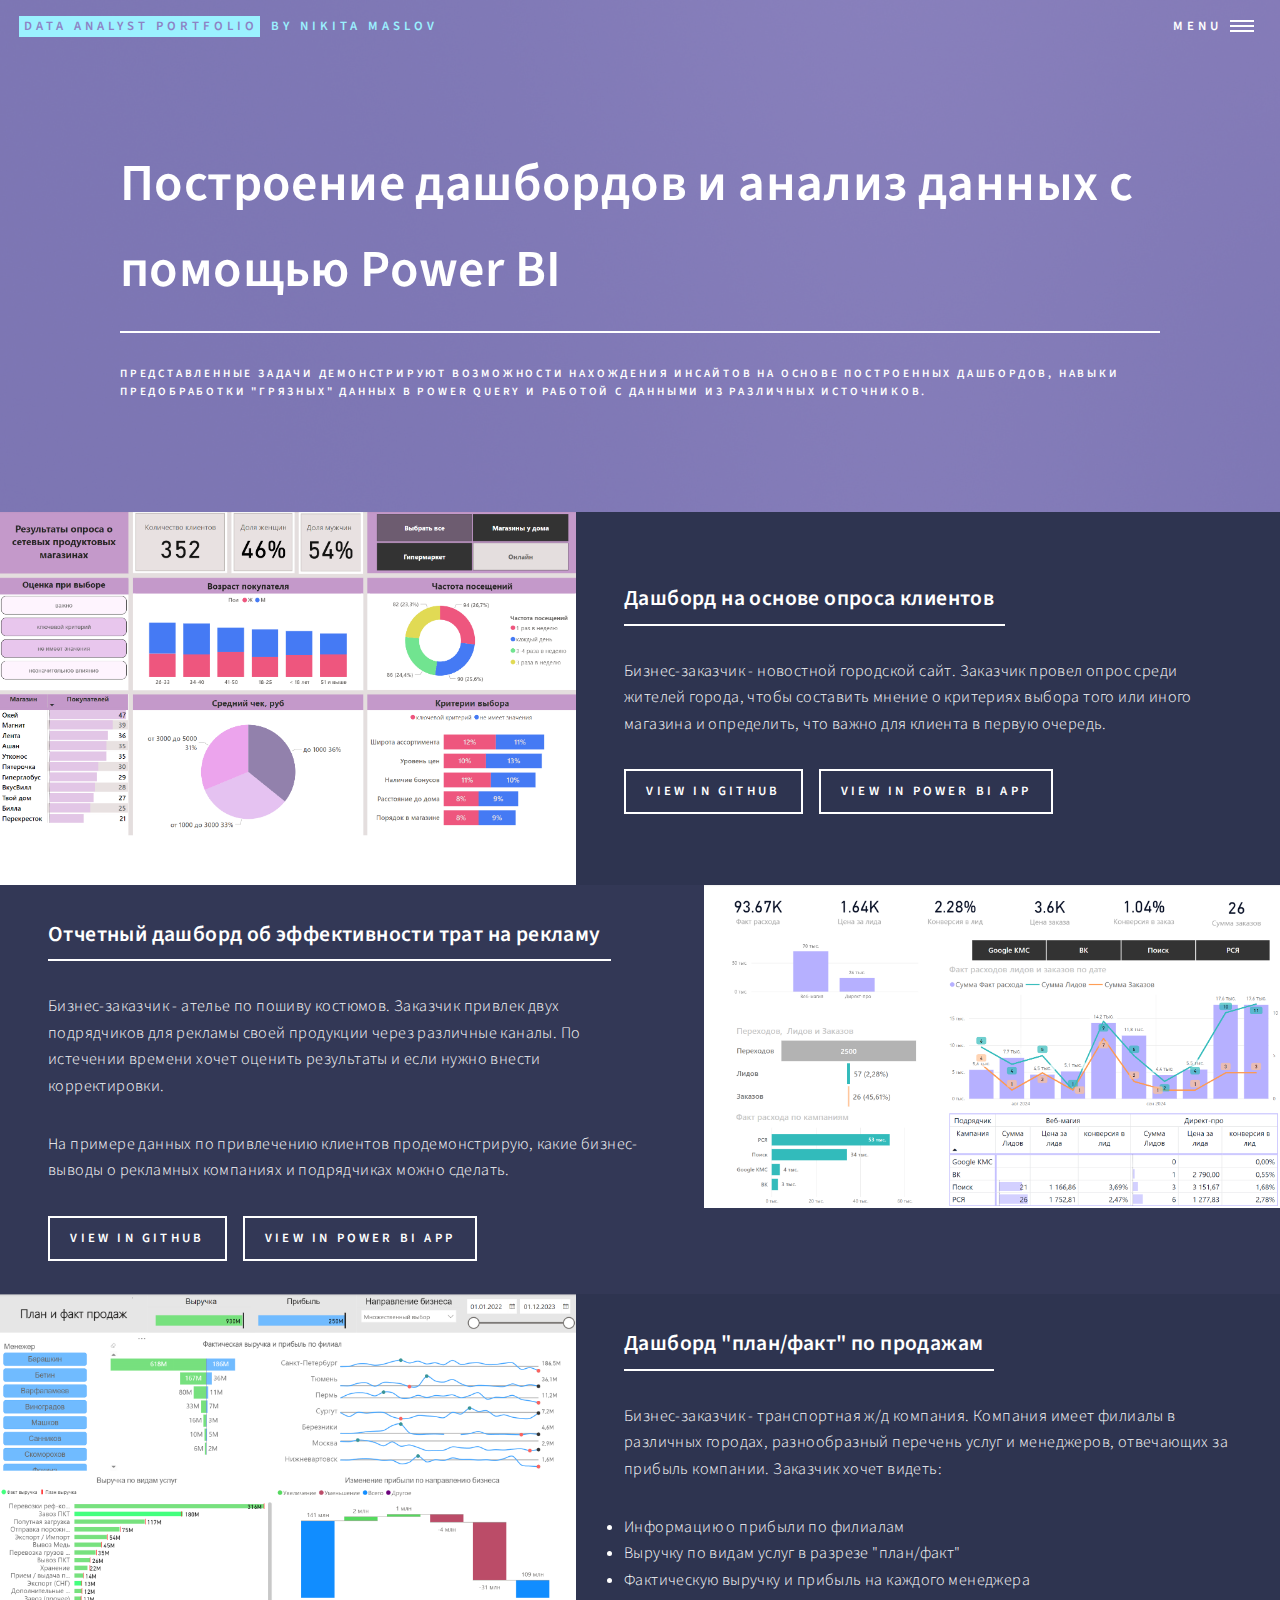
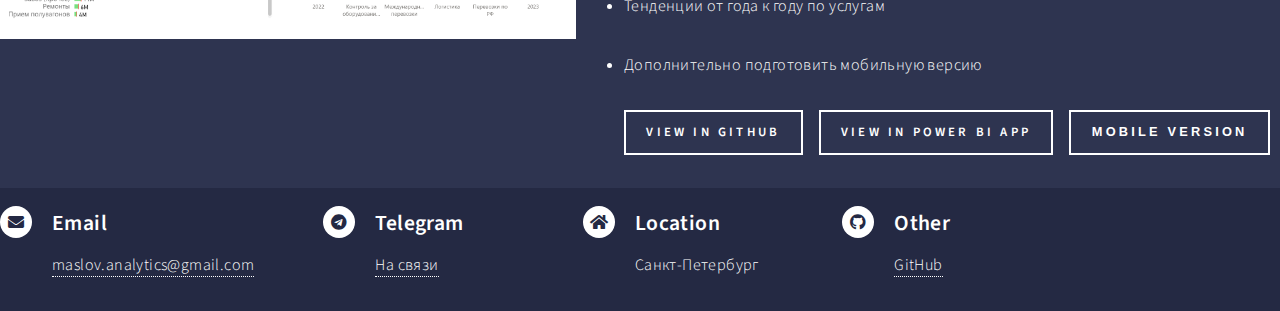
<file: powerbi.html>
<!DOCTYPE HTML>

<html>
	<head>
		<title>Power Bi main</title>
		<style>
			.popup {
				display: none;
				position: fixed;
				top: 50%;
				left: 50%;
				transform: translate(-50%, -50%);
				background: rgba(0, 0, 0, 0.8);
				padding: 4px;
				z-index: 9999;
			}
			.popup img {
				max-width: 70%;
				max-height: 50%;
			}
			.close {
				position: absolute;
				top: -15px;
				right: 10px;
				cursor: pointer;
				color: white;
				font-size: 40px
			}
		</style>
		<meta charset="utf-8" />
		<meta name="viewport" content="width=device-width, initial-scale=1, user-scalable=no" />
		<link rel="stylesheet" href="assets/css/main.css" />
		<noscript><link rel="stylesheet" href="assets/css/noscript.css" /></noscript>
	</head>
	<body class="is-preload">


			<div id="wrapper">


					<header id="header" class="alt style2">
						<a href="index.html" class="logo"><strong>Data Analyst Portfolio</strong> <span>by Nikita Maslov</span></a>
						<nav>
							<a href="#menu">Menu</a>
						</nav>
					</header>

				<!-- Menu -->
				<nav id="menu">
						<ul class="links">
							<li><a href="index.html">Home</a></li>
							<li><a href="about.html">About</a></li>
							<li><a href="#footer">Contact</a></li>
							 <div class="dropup">
								<button class="dropbtn">Portfolio Projects</button>
  								<div class="dropup-content">
										<a href="python.html">Python</a>
										<a href="DataLens.html">DataLens</a>
										<a href="sql.html">SQL</a>
										<a href="excel.html">Excel</a>
										<a href="https://public.tableau.com/app/profile/nikita.maslov/vizzes" target="_blank" class="link">Tableau</a>
								</div>
							 </div>
						</ul>
					</nav>


					<section id="banner" class="style2">
						<div class="inner">
							<span class="image">
								<img src="images/pic07.jpg" alt="" />
							</span>
							<header class="major">
								<h1>Построение дашбордов и анализ данных с помощью Power BI</h1>
							</header>
							<div class="content">
								<p>Представленные задачи демонстрируют возможности нахождения инсайтов на основе
									построенных дашбордов, навыки предобработки "грязных" данных в Power Query и работой
									с данными из различных источников.</p>
							</div>
						</div>
					</section>

				<!-- Main -->
					<!-- Main -->
					<div id="main">


							<section id="two" class="spotlights">
								<section>
									<a href="https://github.com/NikitaMaslov93/PortfolioProjects/blob/main/Visualization/Power%20bi/README.md" target="_blank" class="image">
										<img src="images/power_bi/Опрос.PNG" alt="" data-position="25% 25%" />
									</a>
									<div class="content">
										<div class="inner">
											<header class="major">
												<h3>Дашборд на основе опроса клиентов</h3>
											</header>
											<p>Бизнес-заказчик - новостной городской сайт. Заказчик провел опрос среди
											жителей города, чтобы составить мнение о критериях выбора того или иного
											магазина и определить, что важно для клиента в первую очередь.</p>

											<ul class="actions">
												<li><a href="https://github.com/NikitaMaslov93/PortfolioProjects/blob/main/Visualization/Power%20bi/README.md" target="_blank" class="button">View in GitHub</a></li>
												<li><a href="https://app.powerbi.com/reportEmbed?reportId=79ba5b2a-daff-45db-9b2c-71572fa15d08&autoAuth=true&ctid=4793a96a-067a-42a8-99dd-e7a7b4964038" target="_blank" class="button"<a>view in Power Bi app</a></li>
											</ul>
										</div>
									</div>
								</section>
								<section>
									<a href="https://github.com/NikitaMaslov93/PortfolioProjects/blob/main/Visualization/Power%20bi/README.md" target="_blank" class="image">
										<img src="images/power_bi/реклама - google_docs.PNG" alt="" data-position="top center" />

									</a>
									<div class="content">
										<div class="inner">
											<header class="major">
												<h3>Отчетный дашборд об эффективности трат на рекламу</h3>
											</header>
											<p>Бизнес-заказчик - ателье по пошиву костюмов. Заказчик привлек двух подрядчиков
											для рекламы своей продукции через различные каналы. По истечении времени
											хочет оценить результаты и если нужно внести корректировки.
												<p> На примере данных по привлечению клиентов продемонстрирую, какие
											бизнес-выводы о рекламных компаниях и подрядчиках можно сделать.</p>
											<ul class="actions">
												<li><a href="https://github.com/NikitaMaslov93/PortfolioProjects/blob/main/Visualization/Power%20bi/README.md" target="_blank" class="button">View in GitHub</a></li>
												<li><a href="https://app.powerbi.com/groups/93bd2a00-2048-4697-950e-863a306d084e/reports/ac797960-f96a-4b0c-87f5-318fd0ae8658?pbi_source=desktop" target="_blank" class="button"<a>view in Power Bi app</a></li>

											</ul>
										</div>
									</div>


								</section>
								<section>
									<a href="https://github.com/NikitaMaslov93/PortfolioProjects/blob/main/Visualization/Power%20bi/README.md" target="" class="image">
									<img src="images/power_bi/План продаж и факт.PNG" alt="" />

									</a>
									<div class="content">
										<div class="inner">
											<header class="major">
												<h3>Дашборд "план/факт" по продажам</h3>
											</header>
											<p>Бизнес-заказчик - транспортная ж/д компания. Компания имеет филиалы в
											различных городах, разнообразный перечень услуг и менеджеров, отвечающих
											за прибыль компании. Заказчик хочет видеть:
												<li>Информацию о прибыли по филиалам</li>
												<li>Выручку по видам услуг в разрезе "план/факт"</li>
												<li>Фактическую выручку и прибыль на каждого менеджера</li>
												<li>Тенденции от года к году по услугам</li></p>
												<li>Дополнительно подготовить мобильную версию</li></p>


											<ul class="actions">
												<li><a href="https://github.com/NikitaMaslov93/PortfolioProjects/blob/main/Visualization/Power%20bi/README.md"
													   target="_blank" class="button">View in GitHub</a></li>
												<li><a href="https://app.powerbi.com/reportEmbed?reportId=ac797960-f96a-4b0c
												-87f5-318fd0ae8658&autoAuth=true&ctid=4793a96a-067a-42a8-99dd-e7a7b4964038"
													   target="_blank" class="button"<a>view in Power Bi app</a></li>
												<li><button onclick="openPopup()">Mobile version</button></li>
												<div class="popup" id="gifPopup">
													<span class="close" onclick="closePopup()">&times;</span>
													<img id="gifImage" src="images/power_bi/мобильная_версия.gif" alt="GIF">
												</div>


										</div>
											</ul>

									</div>
								</section>
							</section>



					</div>


					<section class="split">
						<section>
							<h4></h4>
						</section>
					</section>
				</div>
			</section>

		<!-- Footer -->
			<footer id="footer">
					<section class="split">
						<section style="display: inline-block; width: 25%;">
							<div class="contact-method">
								<span class="icon solid alt fa-envelope"></span>
								<h3>Email</h3>
								<a href="mailto:maslov.analytics@gmail.com">maslov.analytics@gmail.com</a>
							</div>
						</section>
						<section style="display: inline-block; width: 20%;;">
							<div class="contact-method">
								<span class="icon brands alt fa-telegram"></span>
								<h3>Telegram</h3>
								<span><a href="https://t.me/NikitaJehu">На связи</a><br /></span>
							</div>
						</section>
						<section style="display: inline-block; width: 20%;">
							<div class="contact-method">
								<span class="icon solid alt fa-home"></span>
								<h3>Location</h3>
								<span>Санкт-Петербург<br /></span>
							</div>
						</section>
						<section style="display: inline-block; width: 20%;">
							<div class="contact-method">
								<span class="icon brands alt fa-github"></span>
								<h3>Other</h3>
								<span><a href="https://github.com/NikitaMaslov93">GitHub</a><br /></span>

								</section>

							</div>
						</section>
					</footer>

			</div>

		<!-- Scripts -->
			<script src="assets/js/jquery.min.js"></script>
			<script src="assets/js/jquery.scrolly.min.js"></script>
			<script src="assets/js/jquery.scrollex.min.js"></script>
			<script src="assets/js/browser.min.js"></script>
			<script src="assets/js/breakpoints.min.js"></script>
			<script src="assets/js/util.js"></script>
			<script src="assets/js/main.js"></script>
			<script>
			var popup = document.getElementById("gifPopup");

			function openPopup() {
				popup.style.display = "block";
				document.addEventListener("click", closeOnClickOutside);
			}

			function closePopup() {
				popup.style.display = "none";
				document.removeEventListener("click", closeOnClickOutside);
			}

			function closeOnClickOutside(event) {
				if (event.target === popup) {
					closePopup();
				}
			}
			</script>

	</body>
</html>
</file>
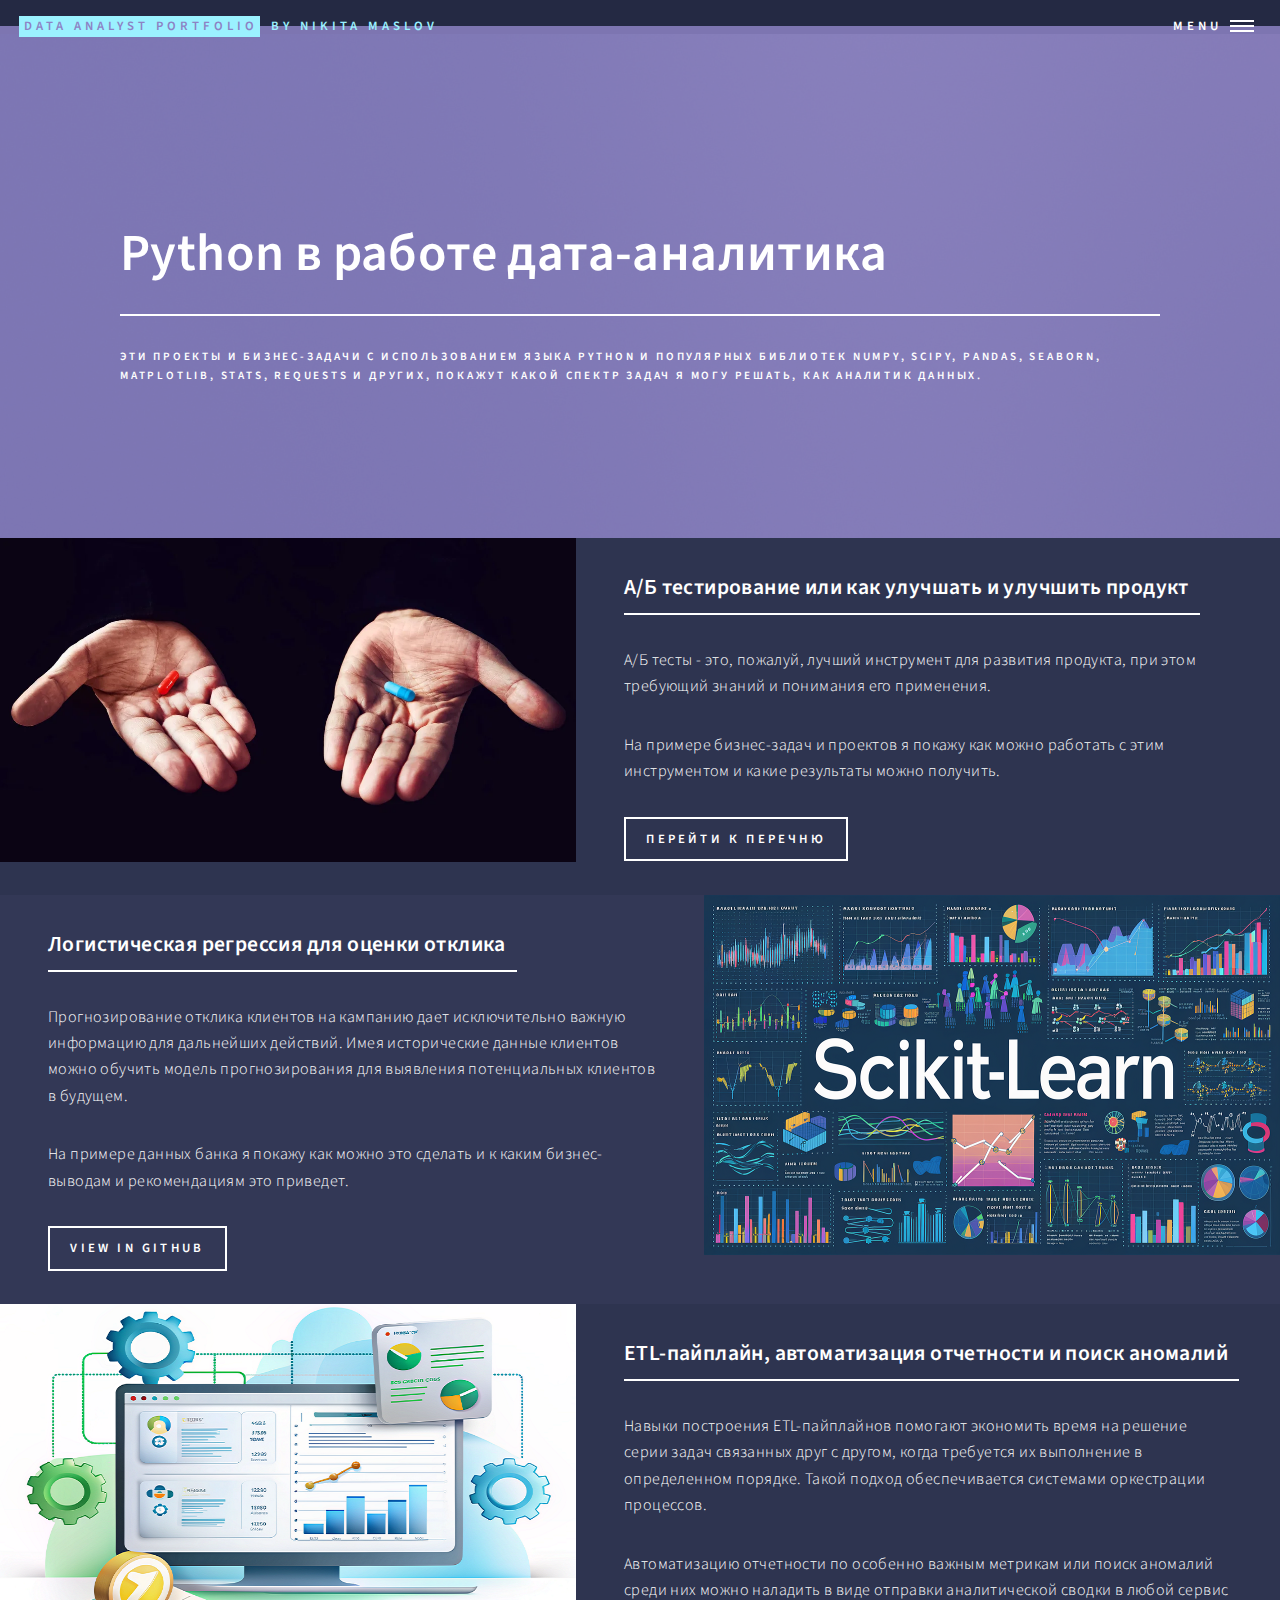
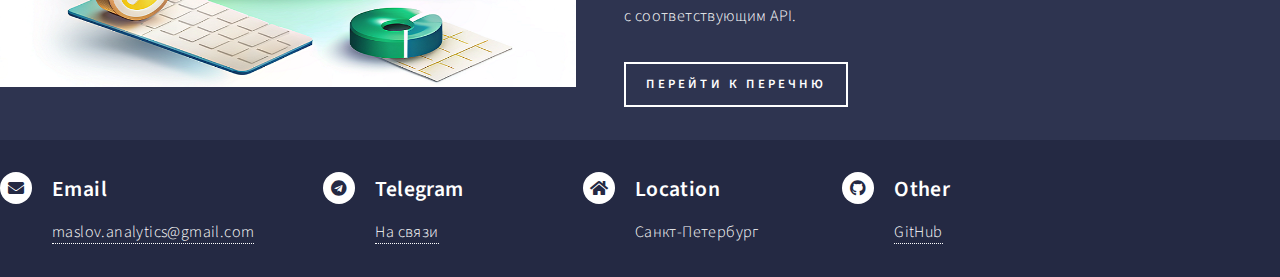
<file: python.html>
<!DOCTYPE HTML>

<html>
	<head>
		<title>Python - Data Analysis</title>
		<meta charset="utf-8" />
		<meta name="viewport" content="width=device-width, initial-scale=1, user-scalable=no" />
		<link rel="stylesheet" href="assets/css/main.css" />
		<noscript><link rel="stylesheet" href="assets/css/noscript.css" /></noscript>
	</head>
	<body class="is-preload">

		<!-- Wrapper -->
			<div id="wrapper">

				<!-- Header -->
				<!-- Note: The "styleN" class below should match that of the banner element. -->
					<header id="header" class="alt style2">
						<a href="index.html" class="logo"><strong>Data Analyst Portfolio</strong> <span>by Nikita Maslov</span></a>
						<nav>
							<a href="#menu">Menu</a>
						</nav>
					</header>

				<!-- Menu -->
				<nav id="menu">
					<ul class="links">
						<li><a href="index.html">Home</a></li>
						<li><a href="about.html">About</a></li>
						<li><a href="#footer">Contact</a></li>
						 <div class="dropup">
							<button class="dropbtn">Portfolio Projects</button>
							  <div class="dropup-content">
									<a href="python.html">Python</a>
									<a href="sql.html">SQL</a>
									<a href="excel.html">Excel</a>
								    <a href="datalens.html">DataLens</a>
									<a href="https://public.tableau.com/app/profile/nikita.maslov/vizzes" target="_blank" class="link">Tableau</a>
									<a href="powerbi.html">Power BI</a>
							</div>
						 </div>							
				</nav>

				img {
  					width: 100%; /* Гибкость – наше всё */
				    height: auto; /* Доверьтесь автоматике */
				    object-fit: contain; /* Исключаем искажения пропорций */
					}
				<!-- Banner -->
				<!-- Note: The "styleN" class below should match that of the header element. -->
					<section id="banner" class="style2">
						<div class="inner">
							<span class="image">
								<img src="images/pic07.jpg" alt="" />
							</span>
							<header class="major">
								<h1>Python в работе дата-аналитика</h1>
							</header>
							<div class="content">
								<p>Эти проекты и бизнес-задачи с использованием языка Python и популярных библиотек
									NUMPY, SCIPY, PANDAS, SEABORN, MATPLOTLIB, stats, requests и других, покажут
									какой спектр задач я могу решать, как аналитик данных.</p>
							</div>
						</div>
					</section>

				<!-- Main -->
					<div id="main">


							<section id="two" class="spotlights">
								<section>
									<a href="Python_A_B_cases.html" target="_blank" class="image">
										<img src="images/ab_test_main.png" alt="" data-position="center center" />
									</a>
									<div class="content">
										<div class="inner">
											<header class="major">
												<h3>А/Б тестирование или как улучшать и улучшить продукт</h3>
											</header>
											<p>А/Б тесты - это, пожалуй, лучший инструмент для развития продукта, при этом
												требующий знаний и понимания его применения.</p>
											<p> На примере бизнес-задач и проектов я покажу как можно работать с этим
												инструментом и какие результаты можно получить.</p>
											<ul class="actions">
												<li><a href="Python_A_B_cases.html" target="_blank" class="button">Перейти к перечню</a></li>
											</ul>
										</div>
									</div>
								</section>
								<section>
									<a href="https://github.com/NikitaMaslov93/PortfolioProjects/tree/main/Python/%D0%9F%D1%80%D0%BE%D0%B3%D0%BD%D0%BE%D0%B7%D0%B8%D1%80%D0%BE%D0%B2%D0%B0%D0%BD%D0%B8%D0%B5%20%D0%BE%D1%82%D0%BA%D0%BB%D0%B8%D0%BA%D0%B0%20-%20%D0%BB%D0%BE%D0%B3.%20%D1%80%D0%B5%D0%B3%D1%80%D0%B5%D1%81%D1%81%D0%B8%D1%8F" target="_blank" class="image">
										<img src="images/log_regression_main.jpg" alt="" data-position="top center" />
									</a>
									<div class="content">
										<div class="inner">
											<header class="major">
												<h3>Логистическая регрессия для оценки отклика</h3>
											</header>
											<p> Прогнозирование отклика клиентов на кампанию дает исключительно важную
											информацию для дальнейших действий. Имея исторические данные клиентов можно обучить
											модель прогнозирования для выявления потенциальных клиентов в будущем.</p>
											<p> На примере данных банка я покажу как можно это сделать и к каким бизнес-выводам
											и рекомендациям это приведет.</p>
											<ul class="actions">
												<li><a href="https://github.com/NikitaMaslov93/PortfolioProjects/tree/main/Python/%D0%9F%D1%80%D0%BE%D0%B3%D0%BD%D0%BE%D0%B7%D0%B8%D1%80%D0%BE%D0%B2%D0%B0%D0%BD%D0%B8%D0%B5%20%D0%BE%D1%82%D0%BA%D0%BB%D0%B8%D0%BA%D0%B0%20-%20%D0%BB%D0%BE%D0%B3.%20%D1%80%D0%B5%D0%B3%D1%80%D0%B5%D1%81%D1%81%D0%B8%D1%8F" target="_blank" class="button">View in GitHub</a></li>
											</ul>
										</div>
									</div>
								</section>
								<section>
									<a href="Python_etl.html" target="_blank" class="image">
										<img src="images/reporting automation.png" alt="" data-position="25% 25%" />
									</a>
									<div class="content">
										<div class="inner">
											<header class="major">
												<h3>ETL-пайплайн, автоматизация отчетности и поиск аномалий</h3>
											</header>
											<p>Навыки построения ETL-пайплайнов помогают экономить время на решение
											серии задач связанных друг с другом, когда требуется их выполнение в определенном
											порядке. Такой подход обеспечивается системами оркестрации процессов.</p>
											<p> Автоматизацию отчетности по особенно важным метрикам или поиск аномалий
												среди них можно наладить в виде отправки аналитической сводки в любой сервис
												с соответствующим API.</p>
											<ul class="actions">
												<li><a href="Python_etl.html" target="_blank" class="button">Перейти к перечню</a></li>
											</ul>
										</div>
									</div>
								</section>
							</section>


					</div>

				
					<section class="split">
						<section>
							<p></p>
						</section>
					</section>
				</div>
			</section>

		<!-- Footer -->
		<footer id="footer">
					<section class="split">
						<section style="display: inline-block; width: 25%;">
							<div class="contact-method">
								<span class="icon solid alt fa-envelope"></span>
								<h3>Email</h3>
								<a href="mailto:maslov.analytics@gmail.com">maslov.analytics@gmail.com</a>
							</div>
						</section>
						<section style="display: inline-block; width: 20%;;">
							<div class="contact-method">
								<span class="icon brands alt fa-telegram"></span>
								<h3>Telegram</h3>
								<span><a href="https://t.me/NikitaJehu">На связи</a><br /></span>
							</div>
						</section>
						<section style="display: inline-block; width: 20%;">
							<div class="contact-method">
								<span class="icon solid alt fa-home"></span>
								<h3>Location</h3>
								<span>Санкт-Петербург<br /></span>
							</div>
						</section>
						<section style="display: inline-block; width: 20%;">
							<div class="contact-method">
								<span class="icon brands alt fa-github"></span>
								<h3>Other</h3>
								<span><a href="https://github.com/NikitaMaslov93">GitHub</a><br /></span>

								</section>

							</div>
						</section>
					</footer>

			</div>

		<!-- Scripts -->
			<script src="assets/js/jquery.min.js"></script>
			<script src="assets/js/jquery.scrolly.min.js"></script>
			<script src="assets/js/jquery.scrollex.min.js"></script>
			<script src="assets/js/browser.min.js"></script>
			<script src="assets/js/breakpoints.min.js"></script>
			<script src="assets/js/util.js"></script>
			<script src="assets/js/main.js"></script>

	</body>
</html>
</file>
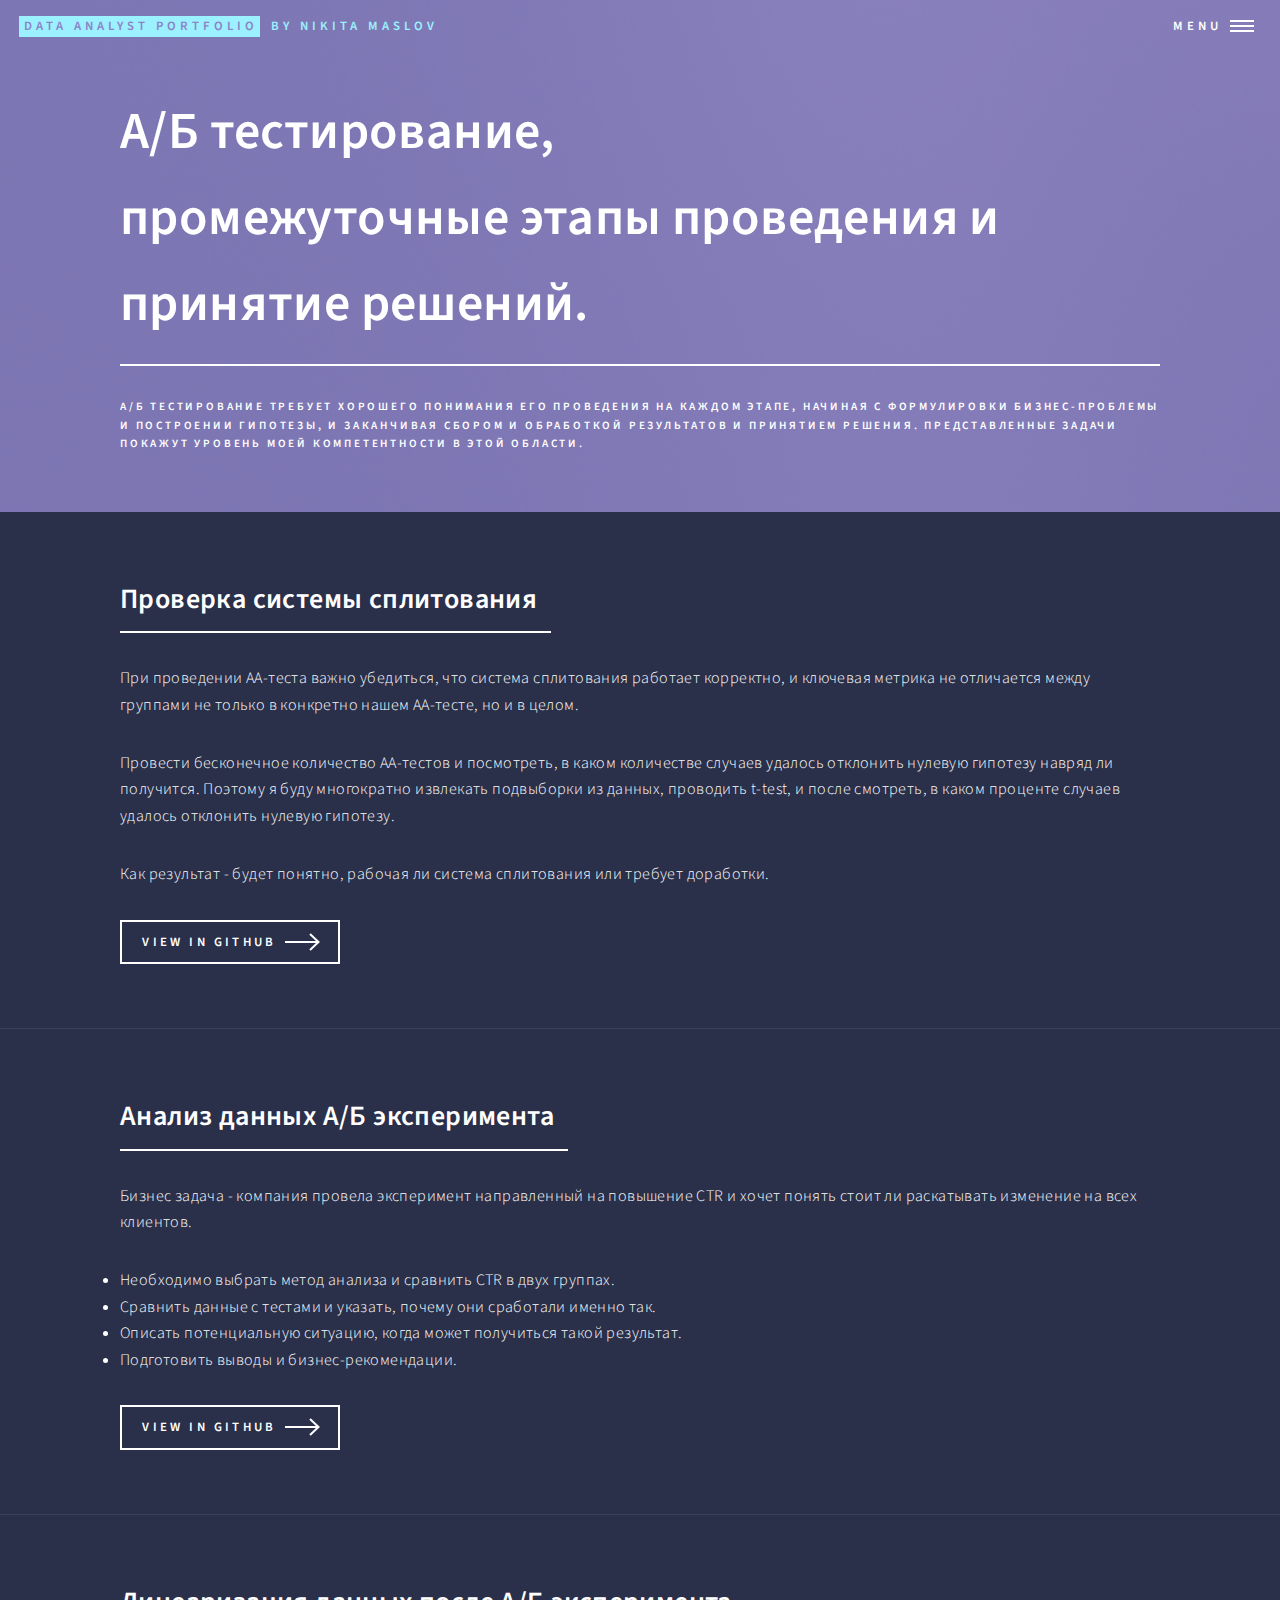
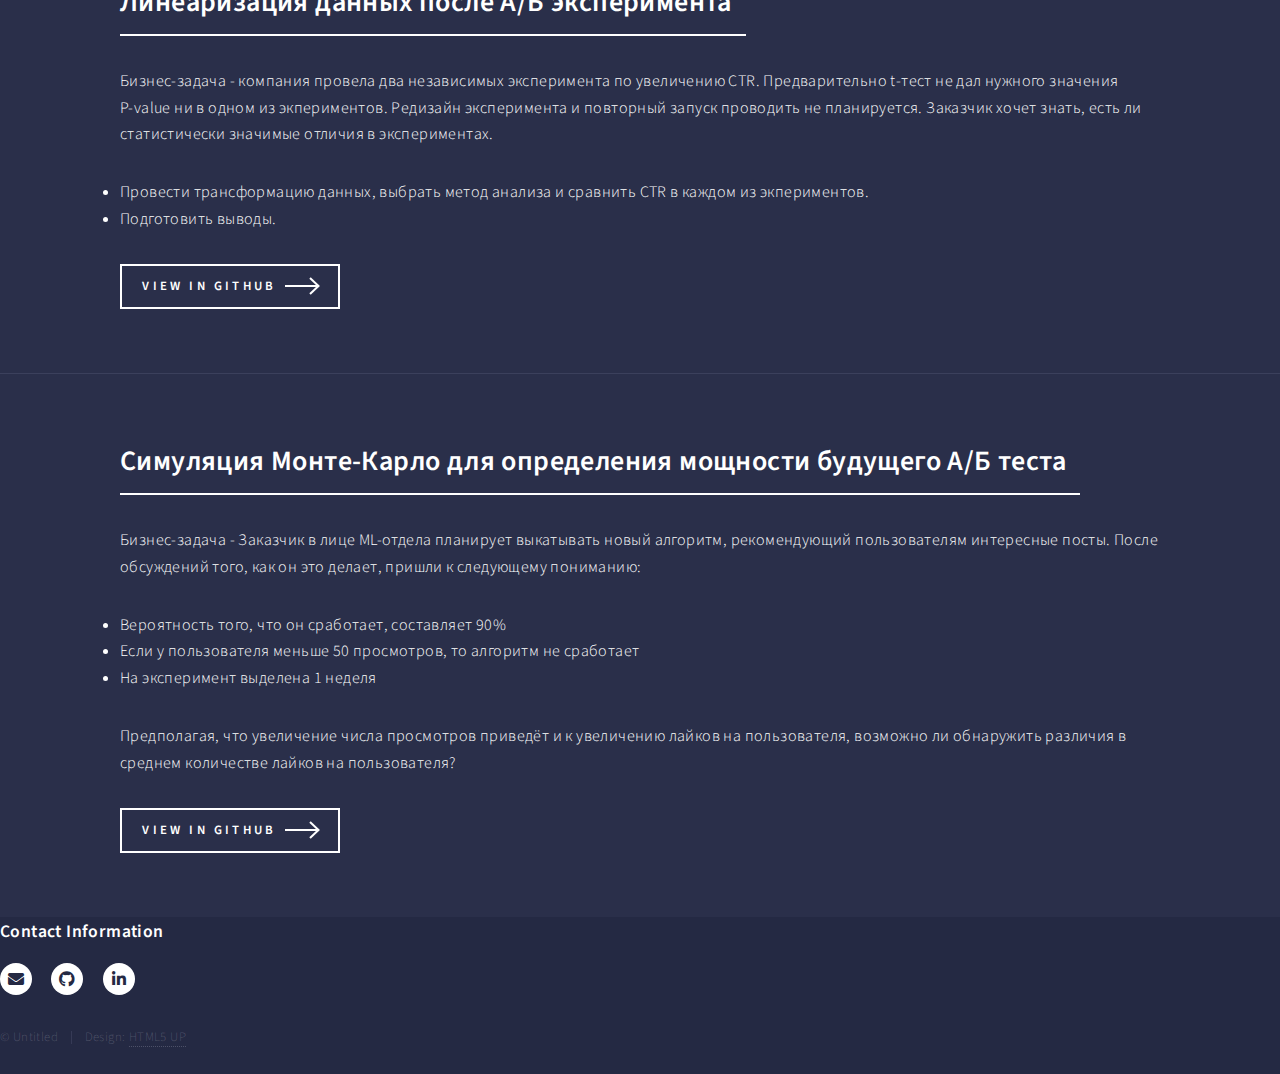
<file: Python_A_B_cases.html>
<!DOCTYPE HTML>

<html>
	<head>
		<title>A/B tests - Data Analysis</title>
		<meta charset="utf-8" />
		<meta name="viewport" content="width=device-width, initial-scale=1, user-scalable=no" />
		<link rel="stylesheet" href="assets/css/main.css" />
		<noscript><link rel="stylesheet" href="assets/css/noscript.css" /></noscript>
	</head>
	<body class="is-preload">

		<!-- Wrapper -->
			<div id="wrapper">


					<header id="header" class="alt style2">
						<a href="index.html" class="logo"><strong>Data Analyst Portfolio</strong> <span>by Nikita Maslov</span></a>
						<nav>
							<a href="#menu">Menu</a>
						</nav>
					</header>

				<!-- Menu -->
				<nav id="menu">
					<ul class="links">
						<li><a href="index.html">Home</a></li>
						<li><a href="about.html">About</a></li>
						<li><a href="#footer">Contact</a></li>
						 <div class="dropup">
							<button class="dropbtn">Portfolio Projects</button>
							  <div class="dropup-content">
									<a href="python.html">Python</a>
									<a href="sql.html">SQL</a>
									<a href="excel.html">Excel</a>
								    <a href="datalens.html">DataLens</a>
									<a href="https://public.tableau.com/app/profile/nikita.maslov/vizzes" target="_blank" class="link">Tableau</a>
									<a href="powerbi.html">Power BI</a>
							</div>
						 </div>
				</nav>


					<section id="banner" class="style2">
						<div class="inner">
							<span class="image">
								<img src="images/pic07.jpg" alt="" />
							</span>
							<header class="major">
								<h1>А/Б тестирование, <br> промежуточные этапы проведения и принятие решений. </h1>
							</header>
							<div class="content">
								<p> А/Б тестирование требует хорошего понимания его проведения на каждом этапе, начиная с
									формулировки бизнес-проблемы и построении гипотезы, и заканчивая сбором и обработкой
									результатов и принятием решения. Представленные задачи покажут уровень моей
									компетентности в этой области.</p>

							</div>
						</div>
					</section>

				<!-- Main -->
					<div id="main">


							<section id="one">
								<div class="inner">
									<header class="major">
										<h2>Проверка системы сплитования</h2>
									</header>
									<p>При проведении АА-теста важно убедиться, что система сплитования работает корректно,
										и ключевая метрика не отличается между группами не только в конкретно нашем АА-тесте,
										но и в целом.</p>Провести бесконечное количество АA-тестов и посмотреть, в каком
										количестве случаев удалось отклонить нулевую гипотезу навряд ли получится.
										Поэтому я буду многократно извлекать подвыборки из данных, проводить t-test,
										и после смотреть, в каком проценте случаев удалось отклонить нулевую гипотезу.
										</p>
									<p>Как результат - будет понятно, рабочая ли система сплитования или требует доработки.</p>

									<ul class="actions">
										<li><a href="https://github.com/NikitaMaslov93/PortfolioProjects/blob/main/Python/%D0%90%5C%D0%91%20%D1%82%D0%B5%D1%81%D1%82%D0%B8%D1%80%D0%BE%D0%B2%D0%B0%D0%BD%D0%B8%D0%B5/split_system_check.ipynb" target="_blank" class="button next">View in GitHub</a></li>
									</ul>
								</div>
							</section>

						<!-- Four -->
						<section id="two">
							<div class="inner">
								<header class="major">
									<h2>Анализ данных А/Б эксперимента</h2>
								</header>
								<p>Бизнес задача - компания провела эксперимент направленный на повышение CTR и
									хочет понять стоит ли раскатывать изменение на всех клиентов.
								<li>Необходимо выбрать метод анализа и сравнить CTR в двух группах.
								<li>Сравнить данные с тестами и указать, почему они сработали именно так.
								<li>Описать потенциальную ситуацию, когда может получиться такой результат.
								<li>Подготовить выводы и бизнес-рекомендации.  </p>
								<ul class="actions">
									<li><a href="https://github.com/NikitaMaslov93/PortfolioProjects/blob/main/Python/%D0%90%5C%D0%91%20%D1%82%D0%B5%D1%81%D1%82%D0%B8%D1%80%D0%BE%D0%B2%D0%B0%D0%BD%D0%B8%D0%B5/A_B_Analysis.ipynb" target="_blank" class="button next">View in Github</a></li>
								</ul>
							</div>
						</section>

						<section id="three">
								<div class="inner">
									<header class="major">
										<h2>Линеаризация данных после А/Б эксперимента</h2>
									</header>
									<p>Бизнес-задача - компания провела два независимых эксперимента по увеличению CTR.
										Предварительно t-тест не дал нужного значения <br> P-value ни в одном из экпериментов.
										Редизайн эксперимента и повторный запуск проводить не планируется. Заказчик хочет знать,
										есть ли статистически значимые отличия в экспериментах.
										<li>Провести трансформацию данных, выбрать метод анализа и сравнить CTR в каждом из экпериментов.
										<li>Подготовить выводы.
										</p>

									<ul class="actions">
										<li><a href="https://github.com/NikitaMaslov93/PortfolioProjects/blob/main/Python/%D0%90%5C%D0%91%20%D1%82%D0%B5%D1%81%D1%82%D0%B8%D1%80%D0%BE%D0%B2%D0%B0%D0%BD%D0%B8%D0%B5/split_system_check.ipynb" target="_blank" class="button next">View in GitHub</a></li>
									</ul>
								</div>
							</section>

						<section id="four">
								<div class="inner">
									<header class="major">
										<h2>Симуляция Монте-Карло для определения мощности будущего А/Б теста</h2>
									</header>
									<p>Бизнес-задача - Заказчик в лице ML-отдела планирует выкатывать новый алгоритм,
										рекомендующий пользователям интересные посты. После обсуждений того, как он это делает,
										пришли к следующему пониманию:

										<li>Вероятность того, что он сработает, составляет 90%
										<li>Если у пользователя меньше 50 просмотров, то алгоритм не сработает
										<li>На эксперимент выделена 1 неделя <br>
										</p>
										<p>
										Предполагая, что увеличение числа просмотров приведёт и к увеличению лайков
										на пользователя, возможно ли обнаружить различия в среднем количестве лайков на пользователя?
										</p>

									<ul class="actions">
										<li><a href="https://github.com/NikitaMaslov93/PortfolioProjects/blob/main/Python/%D0%90%5C%D0%91%20%D1%82%D0%B5%D1%81%D1%82%D0%B8%D1%80%D0%BE%D0%B2%D0%B0%D0%BD%D0%B8%D0%B5/MDE_1.ipynb" target="_blank" class="button next">View in GitHub</a></li>
									</ul>
								</div>
							</section>

					</div>

				

				</div>

				
				<section class="split">
					<section>
						<h4>Contact Information</h4>															
					</section>
				</section>
			</div>
		</section>

	<!-- Footer -->
		<footer id="footer">
			<div class="inner">
				<ul class="icons">
					<li><a href="mailto:parristianna@yahoo.com" target="_blank" class="icon solid alt fa-envelope"><span class="label">Twitter</span></a></li>
					<li><a href="https://github.com/tiannaparris" target="_blank" class="icon brands alt fa-github"><span class="label">GitHub</span></a></li>
					<li><a href="https://www.linkedin.com/in/tianna-parris/" target="_blank" class="icon brands alt fa-linkedin-in"><span class="label">LinkedIn</span></a></li>
				</ul>
				<ul class="copyright">
					<li>&copy; Untitled</li><li>Design: <a href="https://html5up.net">HTML5 UP</a></li>
				</ul>
			</div>
		</footer>


			</div>

		<!-- Scripts -->
			<script src="assets/js/jquery.min.js"></script>
			<script src="assets/js/jquery.scrolly.min.js"></script>
			<script src="assets/js/jquery.scrollex.min.js"></script>
			<script src="assets/js/browser.min.js"></script>
			<script src="assets/js/breakpoints.min.js"></script>
			<script src="assets/js/util.js"></script>
			<script src="assets/js/main.js"></script>

	</body>
</html>
</file>
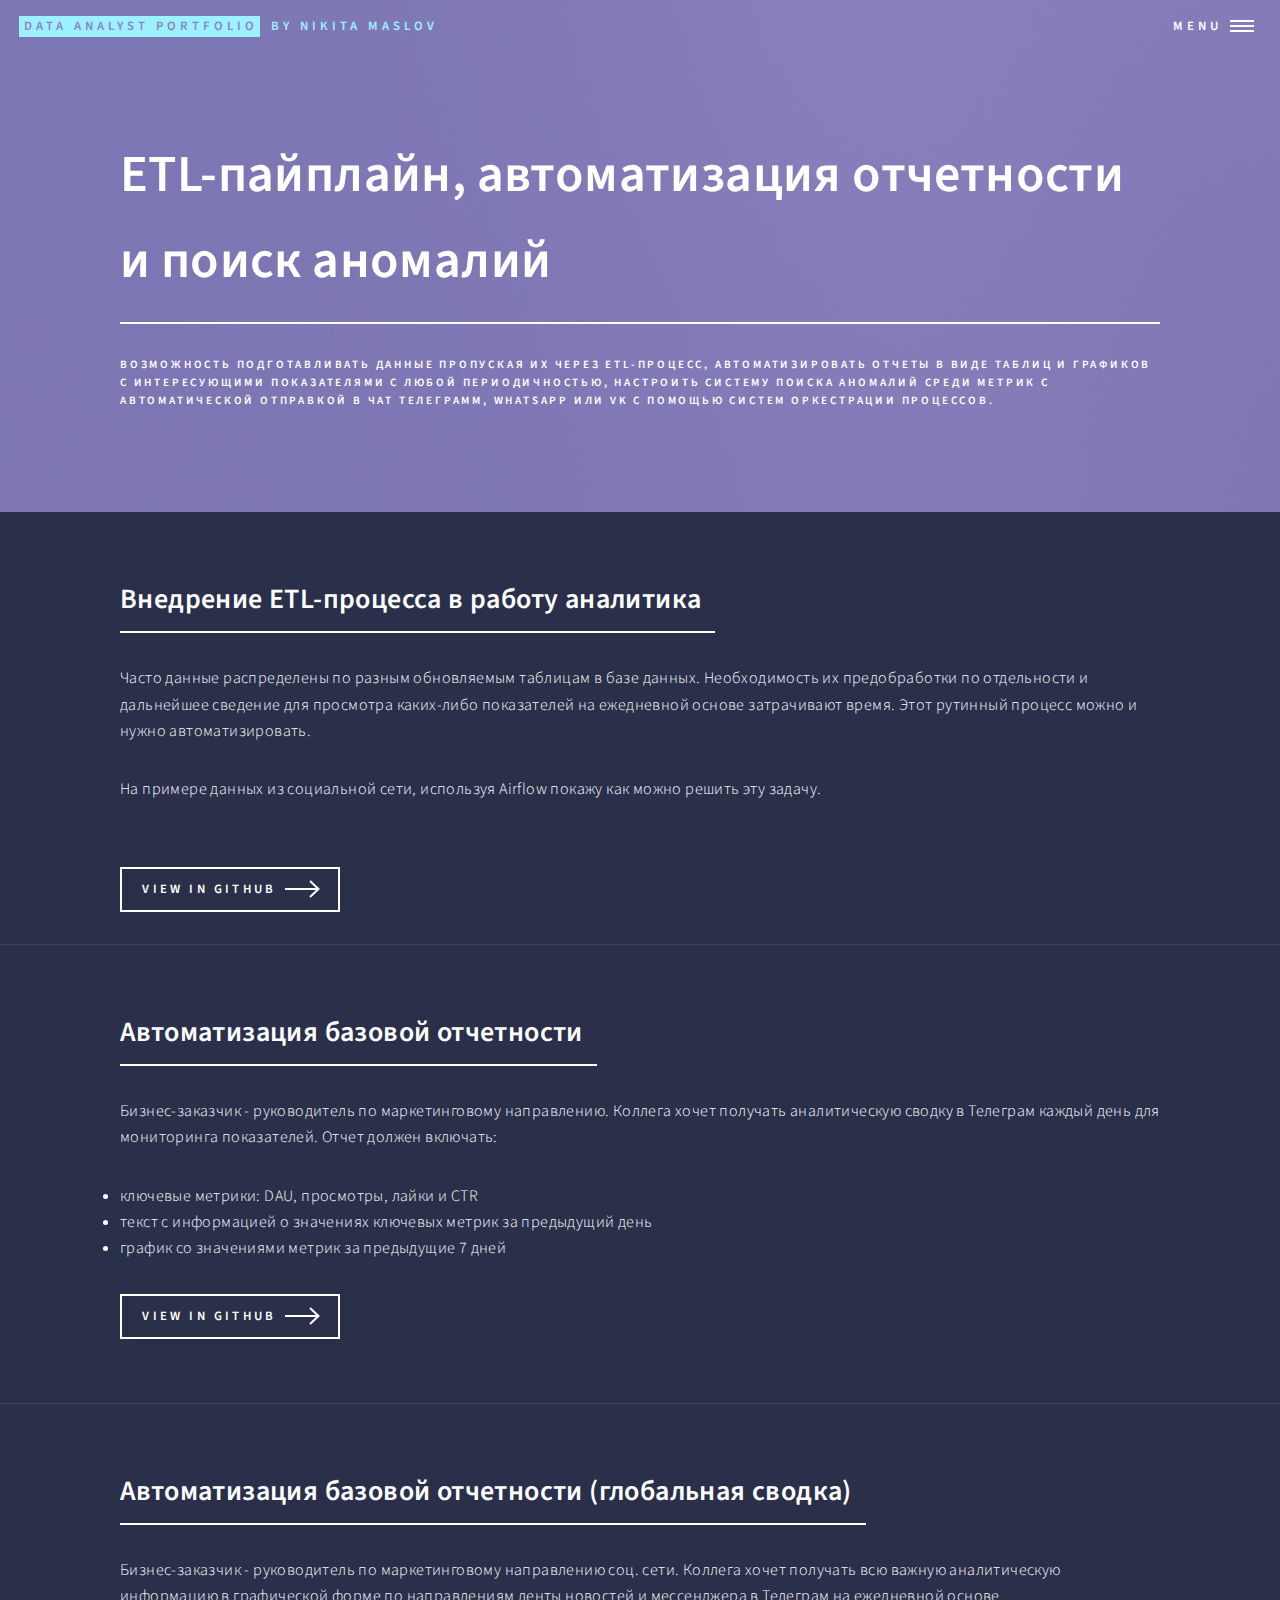
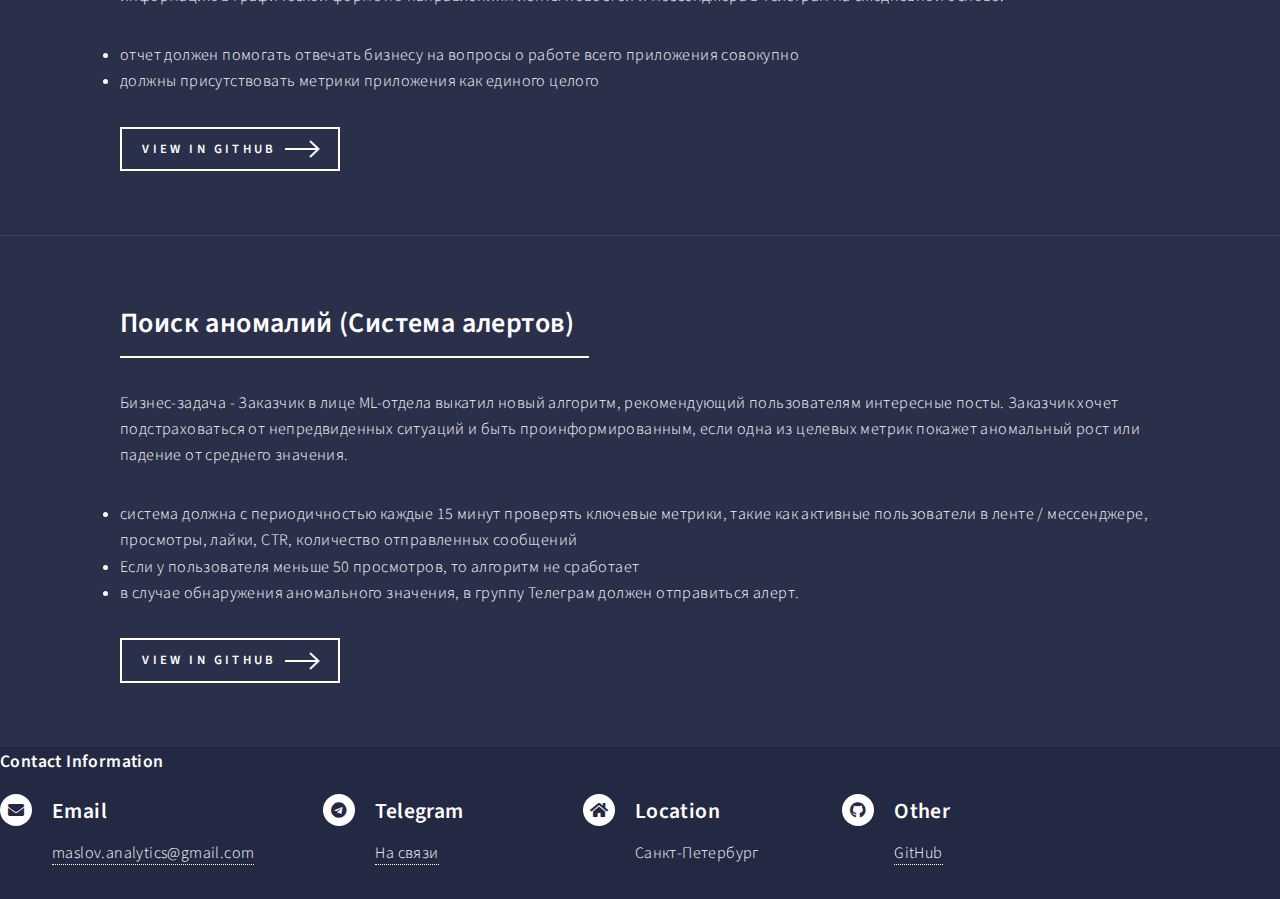
<file: Python_etl.html>
<!DOCTYPE HTML>

<html>
	<head>
		<title>ETL - Data Analysis</title>
		<meta charset="utf-8" />
		<meta name="viewport" content="width=device-width, initial-scale=1, user-scalable=no" />
		<link rel="stylesheet" href="assets/css/main.css" />
		<noscript><link rel="stylesheet" href="assets/css/noscript.css" /></noscript>
	</head>
	<body class="is-preload">

		<!-- Wrapper -->
			<div id="wrapper">


					<header id="header" class="alt style2">
						<a href="index.html" class="logo"><strong>Data Analyst Portfolio</strong> <span>by Nikita Maslov</span></a>
						<nav>
							<a href="#menu">Menu</a>
						</nav>
					</header>

				<!-- Menu -->
				<nav id="menu">
					<ul class="links">
						<li><a href="index.html">Home</a></li>
						<li><a href="about.html">About</a></li>
						<li><a href="#footer">Contact</a></li>
						 <div class="dropup">
							<button class="dropbtn">Portfolio Projects</button>
							  <div class="dropup-content">
									<a href="python.html">Python</a>
									<a href="sql.html">SQL</a>
									<a href="excel.html">Excel</a>
								    <a href="datalens.html">DataLens</a>
									<a href="https://public.tableau.com/app/profile/nikita.maslov/vizzes" target="_blank" class="link">Tableau</a>
									<a href="powerbi.html">Power BI</a>
							</div>
						 </div>
				</nav>


					<section id="banner" class="style2">
						<div class="inner">
							<span class="image">
								<img src="images/pic07.jpg" alt="" />
							</span>
							<header class="major">
								<h1>ETL-пайплайн, автоматизация отчетности и поиск аномалий</h1>
							</header>
							<div class="content">
								<p> Возможность подготавливать данные пропуская их через ETL-процесс, автоматизировать
								отчеты в виде таблиц и графиков с интересующими показателями с любой периодичностью,
								настроить систему поиска аномалий среди метрик с автоматической отправкой в чат Телеграмм,
								WhatsApp или VK с помощью систем оркестрации процессов.</p>

							</div>
						</div>
					</section>

				<!-- Main -->
					<div id="main">


							<section id="one">
								<div class="inner">
									<header class="major">
										<h2>Внедрение ETL-процесса в работу аналитика</h2>
									</header>
									<p>Часто данные распределены по разным обновляемым таблицам в базе данных. Необходимость
										их предобработки по отдельности и дальнейшее сведение для просмотра каких-либо
										показателей на ежедневной основе затрачивают время. Этот рутинный процесс можно
										и нужно автоматизировать.
										</p>
									<p>На примере данных из социальной сети, используя Airflow покажу как можно решить
										эту задачу.</p>

									<ul class="actions">
									</ul>
									<a href="https://github.com/NikitaMaslov93/PortfolioProjects/blob/main/Python/ETL-%D0%BF%D1%80%D0%BE%D1%86%D0%B5%D1%81%D1%81%D1%8B/Description_1.md" target="_blank" class="button next">View in GitHub</a></li>
								</div>
							</section>

						<!-- Four -->
						<section id="two">
							<div class="inner">
								<header class="major">
									<h2>Автоматизация базовой отчетности</h2>
								</header>
								<p>Бизнес-заказчик - руководитель по маркетинговому направлению. Коллега хочет получать
									аналитическую сводку в Телеграм каждый день для мониторинга показателей.
								Отчет должен включать:
								<li>ключевые метрики: DAU, просмотры, лайки и CTR
								<li>текст с информацией о значениях ключевых метрик за предыдущий день
								<li>график со значениями метрик за предыдущие 7 дней
								<p></p>
								<ul class="actions">
									<li><a href="https://github.com/NikitaMaslov93/PortfolioProjects/blob/main/Python/ETL-%D0%BF%D1%80%D0%BE%D1%86%D0%B5%D1%81%D1%81%D1%8B/Description_2.md" target="_blank" class="button next">View in Github</a></li>
								</ul>
							</div>
						</section>

						<section id="three">
								<div class="inner">
									<header class="major">
										<h2>Автоматизация базовой отчетности (глобальная сводка)</h2>
									</header>
									<p>Бизнес-заказчик - руководитель по маркетинговому направлению соц. сети. Коллега
										хочет получать всю важную аналитическую информацию в графической форме по направлениям
										ленты новостей и мессенджера в Телеграм на ежедневной основе.
										<li>отчет должен помогать отвечать бизнесу на вопросы о работе всего приложения совокупно
										<li>должны присутствовать метрики приложения как единого целого
										</p>

									<ul class="actions">
										<li><a href="https://github.com/NikitaMaslov93/PortfolioProjects/blob/main/Python/ETL-%D0%BF%D1%80%D0%BE%D1%86%D0%B5%D1%81%D1%81%D1%8B/Description_3.md" target="_blank" class="button next">View in GitHub</a></li>
									</ul>
								</div>
							</section>

						<section id="four">
								<div class="inner">
									<header class="major">
										<h2>Поиск аномалий (Система алертов)</h2>
									</header>
									<p>Бизнес-задача - Заказчик в лице ML-отдела выкатил новый алгоритм, рекомендующий
										пользователям интересные посты. Заказчик хочет подстраховаться от непредвиденных
										ситуаций и быть проинформированным, если одна из целевых метрик покажет аномальный
										рост или падение от среднего значения.

										<li>система должна с периодичностью каждые 15 минут проверять ключевые метрики,
											такие как активные пользователи в ленте / мессенджере, просмотры, лайки, CTR,
											количество отправленных сообщений
										<li>Если у пользователя меньше 50 просмотров, то алгоритм не сработает
										<li>в случае обнаружения аномального значения, в группу Телеграм должен отправиться алерт.
										</p>
										<p>

										</p>

									<ul class="actions">
										<li><a href="https://github.com/NikitaMaslov93/PortfolioProjects/blob/main/Python/ETL-%D0%BF%D1%80%D0%BE%D1%86%D0%B5%D1%81%D1%81%D1%8B/Description_4.md" target="_blank" class="button next">View in GitHub</a></li>
									</ul>
								</div>
							</section>

					</div>

				

				</div>

				
				<section class="split">
					<section>
						<h4>Contact Information</h4>															
					</section>
				</section>
			</div>
		</section>

	<footer id="footer">
					<section class="split">
						<section style="display: inline-block; width: 25%;">
							<div class="contact-method">
								<span class="icon solid alt fa-envelope"></span>
								<h3>Email</h3>
								<a href="mailto:maslov.analytics@gmail.com">maslov.analytics@gmail.com</a>
							</div>
						</section>
						<section style="display: inline-block; width: 20%;;">
							<div class="contact-method">
								<span class="icon brands alt fa-telegram"></span>
								<h3>Telegram</h3>
								<span><a href="https://t.me/NikitaJehu">На связи</a><br /></span>
							</div>
						</section>
						<section style="display: inline-block; width: 20%;">
							<div class="contact-method">
								<span class="icon solid alt fa-home"></span>
								<h3>Location</h3>
								<span>Санкт-Петербург<br /></span>
							</div>
						</section>
						<section style="display: inline-block; width: 20%;">
							<div class="contact-method">
								<span class="icon brands alt fa-github"></span>
								<h3>Other</h3>
								<span><a href="https://github.com/NikitaMaslov93">GitHub</a><br /></span>

								</section>

							</div>
						</section>
					</footer>

			</div>

		<!-- Scripts -->
			<script src="assets/js/jquery.min.js"></script>
			<script src="assets/js/jquery.scrolly.min.js"></script>
			<script src="assets/js/jquery.scrollex.min.js"></script>
			<script src="assets/js/browser.min.js"></script>
			<script src="assets/js/breakpoints.min.js"></script>
			<script src="assets/js/util.js"></script>
			<script src="assets/js/main.js"></script>

	</body>
</html>
</file>
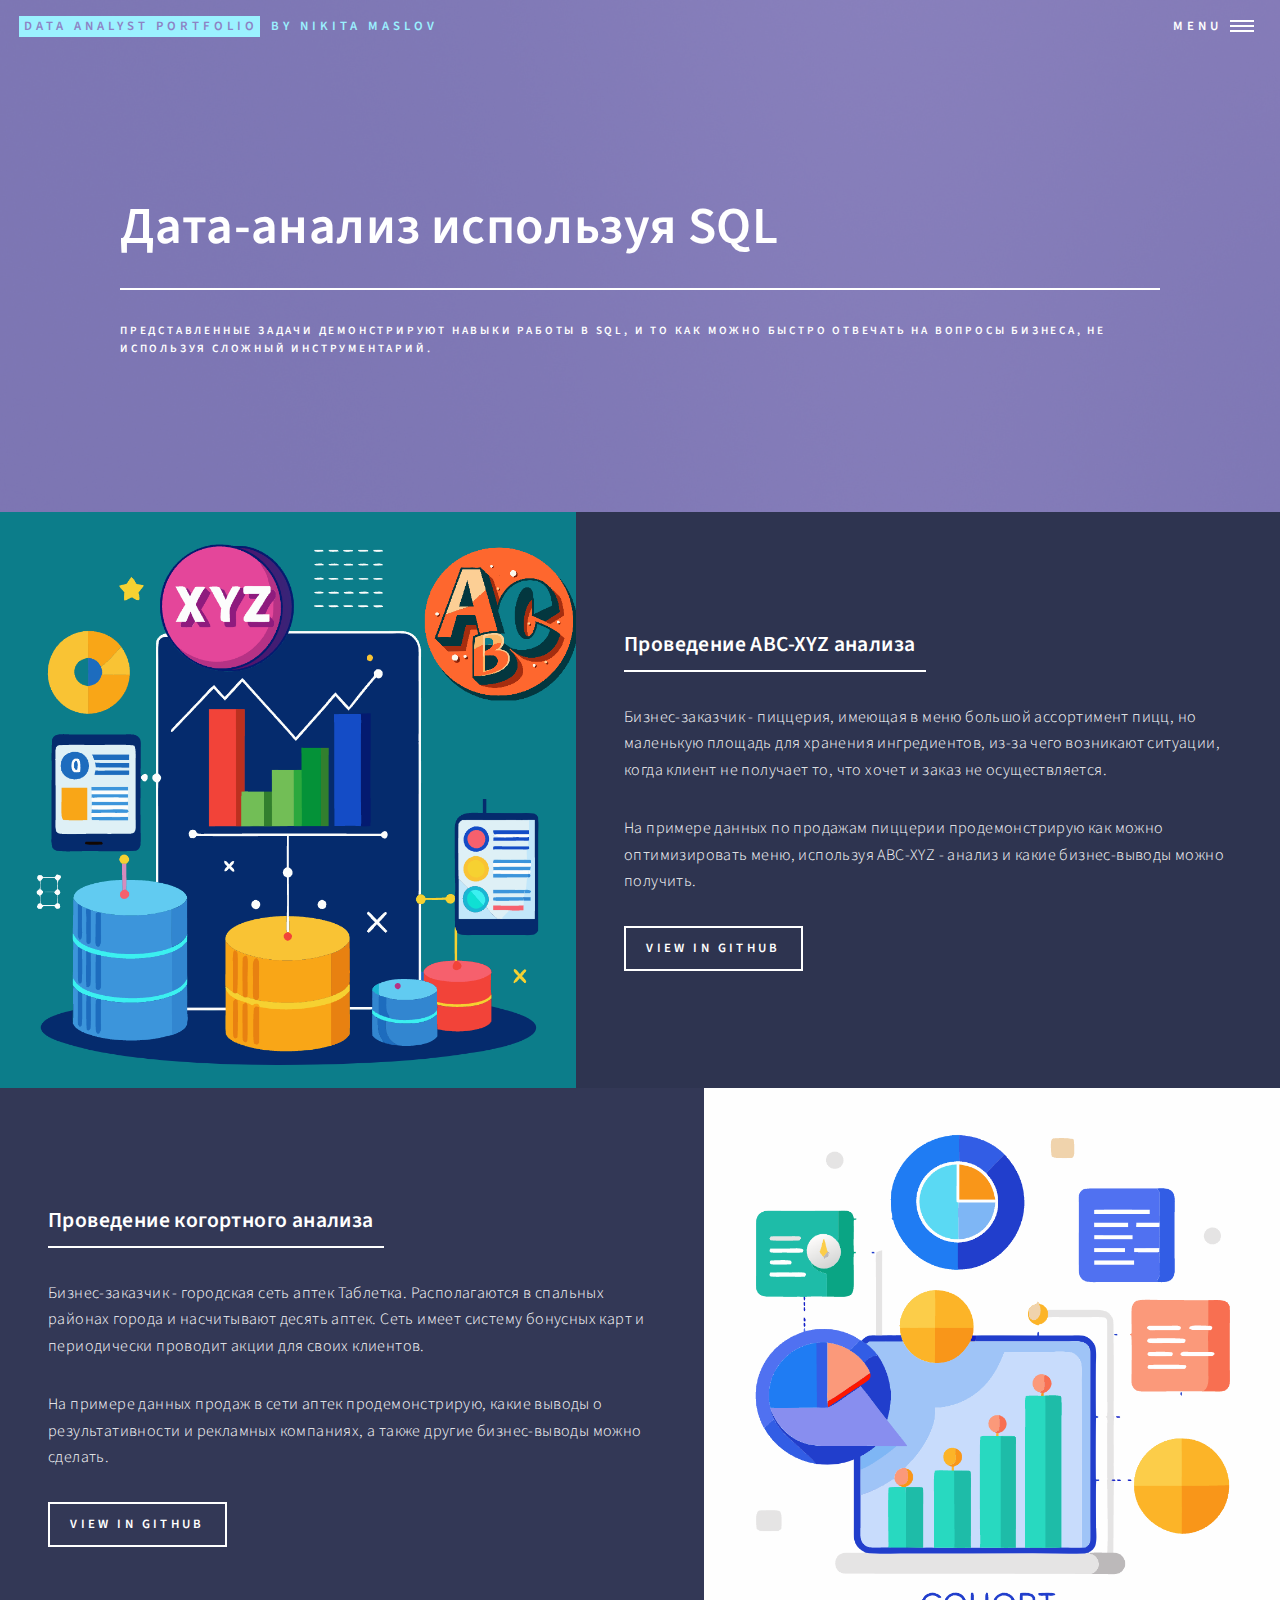
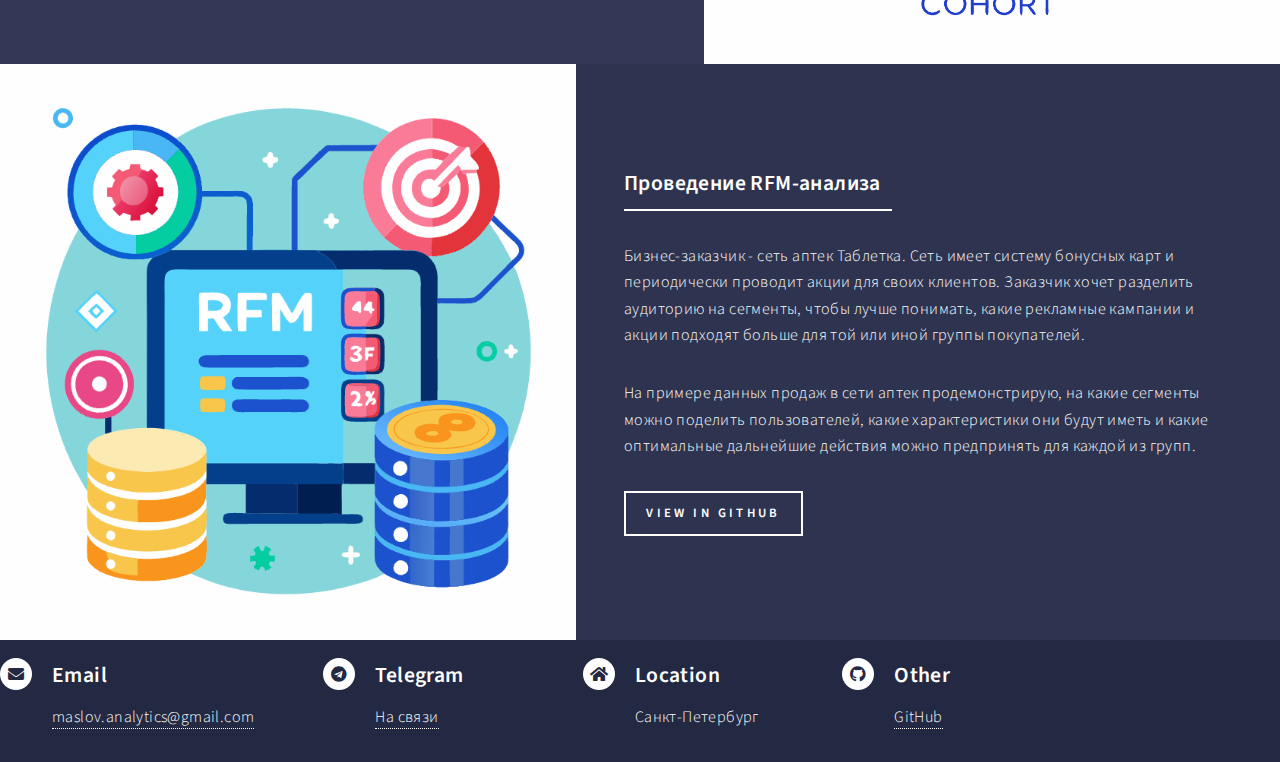
<file: sql.html>
<!DOCTYPE HTML>

<html>
	<head>
		<title>SQL - Data Analysis</title>
		<meta charset="utf-8" />
		<meta name="viewport" content="width=device-width, initial-scale=1, user-scalable=no" />
		<link rel="stylesheet" href="assets/css/main.css" />
		<noscript><link rel="stylesheet" href="assets/css/noscript.css" /></noscript>
	</head>
	<body class="is-preload">


			<div id="wrapper">


					<header id="header" class="alt style2">
						<a href="index.html" class="logo"><strong>Data Analyst Portfolio</strong> <span>by Nikita Maslov</span></a>
						<nav>
							<a href="#menu">Menu</a>
						</nav>
					</header>

				<!-- Menu -->
				<nav id="menu">
						<ul class="links">
							<li><a href="index.html">Home</a></li>
							<li><a href="about.html">About</a></li>
							<li><a href="#footer">Contact</a></li>
							 <div class="dropup">
								<button class="dropbtn">Portfolio Projects</button>
  								<div class="dropup-content">
										<a href="python.html">Python</a>
										<a href="DataLens.html">DataLens</a>
										<a href="sql.html">SQL</a>
										<a href="excel.html">Excel</a>
										<a href="https://public.tableau.com/app/profile/nikita.maslov/vizzes" target="_blank" class="link">Tableau</a>
								</div>
							 </div>
						</ul>
					</nav>


				<!-- Banner -->
				<!-- Note: The "styleN" class below should match that of the header element. -->
					<section id="banner" class="style2">
						<div class="inner">
							<span class="image">
								<img src="images/pic07.jpg" alt="" />
							</span>
							<header class="major">
								<h1>Дата-анализ используя SQL</h1>
							</header>
							<div class="content">
								<p>Представленные задачи демонстрируют навыки работы в SQL, и то
								как можно быстро отвечать на вопросы бизнеса, не используя сложный инструментарий.</p>
							</div>
						</div>
					</section>

				<!-- Main -->
					<!-- Main -->
					<div id="main">


							<section id="two" class="spotlights">
								<section>
									<a href="https://github.com/NikitaMaslov93/PortfolioProjects/tree/main/SQL/ABC-XYZ%20%D0%B0%D0%BD%D0%B0%D0%BB%D0%B8%D0%B7" target="_blank" class="image">
										<img src="images/abc-xyz_analysis.png" alt="" data-position="center center" />
									</a>
									<div class="content">
										<div class="inner">
											<header class="major">
												<h3>Проведение ABC-XYZ анализа</h3>
											</header>
											<p>Бизнес-заказчик - пиццерия, имеющая в меню большой ассортимент пицц, но маленькую
												площадь для хранения ингредиентов, из-за чего возникают ситуации, когда
												клиент не получает то, что хочет и заказ не осуществляется.</p>

											<p>На примере данных по продажам пиццерии продемонстрирую как можно оптимизировать
												меню, используя АBC-XYZ - анализ и какие бизнес-выводы можно получить.  </p>
											<ul class="actions">
												<li><a href="https://github.com/NikitaMaslov93/PortfolioProjects/tree/main/SQL/ABC-XYZ%20%D0%B0%D0%BD%D0%B0%D0%BB%D0%B8%D0%B7" target="_blank" class="button">View in GitHub</a></li>
											</ul>
										</div>
									</div>
								</section>
								<section>
									<a href="https://github.com/NikitaMaslov93/PortfolioProjects/tree/main/SQL/%D0%9A%D0%BE%D0%B3%D0%BE%D1%80%D1%82%D0%BD%D1%8B%D0%B9%20%D0%B0%D0%BD%D0%B0%D0%BB%D0%B8%D0%B7%20LTV" target="_blank" class="image">
										<img src="images/cohort_Analysis.png" alt="" data-position="top center" />
									</a>
									<div class="content">
										<div class="inner">
											<header class="major">
												<h3>Проведение когортного анализа</h3>
											</header>
											<p>Бизнес-заказчик - городская сеть аптек Таблетка. Располагаются в спальных
												районах города и насчитывают десять аптек. Сеть имеет систему бонусных карт
												и периодически проводит акции для своих клиентов.
												<p> На примере данных продаж в сети аптек продемонстрирую, какие выводы
												о результативности и рекламных компаниях, а также другие бизнес-выводы
												можно сделать.</p>
											<ul class="actions">
												<li><a href="https://github.com/NikitaMaslov93/PortfolioProjects/tree/main/SQL/%D0%9A%D0%BE%D0%B3%D0%BE%D1%80%D1%82%D0%BD%D1%8B%D0%B9%20%D0%B0%D0%BD%D0%B0%D0%BB%D0%B8%D0%B7%20LTV" target="_blank" class="button">View in GitHub</a></li>
											</ul>
										</div>
									</div>
								</section>
								<section>
									<a href="https://github.com/NikitaMaslov93/PortfolioProjects/tree/main/SQL/RFM%20%D0%B0%D0%BD%D0%B0%D0%BB%D0%B8%D0%B7" target="_blank" class="image">
										<img src="images/rfm_analysis.png" alt="" data-position="25% 25%" />
									</a>
									<div class="content">
										<div class="inner">
											<header class="major">
												<h3>Проведение RFM-анализа</h3>
											</header>
											<p>Бизнес-заказчик - сеть аптек Таблетка. Сеть имеет систему бонусных карт и
												периодически проводит акции для своих клиентов. Заказчик хочет разделить аудиторию
												на сегменты, чтобы лучше понимать, какие рекламные кампании и акции подходят
											больше для той или иной группы покупателей.</p>
											<p> На примере данных продаж в сети аптек продемонстрирую, на какие сегменты
												можно поделить пользователей, какие характеристики они будут иметь и какие
												оптимальные дальнейшие действия можно предпринять для каждой из групп.</p>
											<ul class="actions">
												<li><a href="https://github.com/NikitaMaslov93/PortfolioProjects/tree/main/SQL/RFM%20%D0%B0%D0%BD%D0%B0%D0%BB%D0%B8%D0%B7" target="_blank" class="button">View in GitHub</a></li>
											</ul>
										</div>
									</div>
								</section>
							</section>



					</div>


					<section class="split">
						<section>
							<h4></h4>
						</section>
					</section>
				</div>
			</section>

		<!-- Footer -->
			<footer id="footer">
					<section class="split">
						<section style="display: inline-block; width: 25%;">
							<div class="contact-method">
								<span class="icon solid alt fa-envelope"></span>
								<h3>Email</h3>
								<a href="mailto:maslov.analytics@gmail.com">maslov.analytics@gmail.com</a>
							</div>
						</section>
						<section style="display: inline-block; width: 20%;;">
							<div class="contact-method">
								<span class="icon brands alt fa-telegram"></span>
								<h3>Telegram</h3>
								<span><a href="https://t.me/NikitaJehu">На связи</a><br /></span>
							</div>
						</section>
						<section style="display: inline-block; width: 20%;">
							<div class="contact-method">
								<span class="icon solid alt fa-home"></span>
								<h3>Location</h3>
								<span>Санкт-Петербург<br /></span>
							</div>
						</section>
						<section style="display: inline-block; width: 20%;">
							<div class="contact-method">
								<span class="icon brands alt fa-github"></span>
								<h3>Other</h3>
								<span><a href="https://github.com/NikitaMaslov93">GitHub</a><br /></span>

								</section>

							</div>
						</section>
					</footer>

			</div>

		<!-- Scripts -->
			<script src="assets/js/jquery.min.js"></script>
			<script src="assets/js/jquery.scrolly.min.js"></script>
			<script src="assets/js/jquery.scrollex.min.js"></script>
			<script src="assets/js/browser.min.js"></script>
			<script src="assets/js/breakpoints.min.js"></script>
			<script src="assets/js/util.js"></script>
			<script src="assets/js/main.js"></script>

	</body>
</html>
</file>
<file: assets/css/noscript.css>
/*
	Forty by HTML5 UP
	html5up.net | @ajlkn
	Free for personal and commercial use under the CCA 3.0 license (html5up.net/license)
*/

/* Banner */

	body.is-preload #banner:after {
		opacity: 0.85;
	}

	body.is-preload #banner > .inner {
		-moz-filter: none;
		-webkit-filter: none;
		-ms-filter: none;
		filter: none;
		-moz-transform: none;
		-webkit-transform: none;
		-ms-transform: none;
		transform: none;
		opacity: 1;
	}
</file>
<file: assets/css/main.css>
@import url(fontawesome-all.min.css);
@import url("https://fonts.googleapis.com/css?family=Source+Sans+Pro:300,300italic,600,600italic");

/*
	Forty by HTML5 UP
	html5up.net | @ajlkn
	Free for personal and commercial use under the CCA 3.0 license (html5up.net/license)
*/

html, body, div, span, applet, object,
iframe, h1, h2, h3, h4, h5, h6, p, blockquote,
pre, a, abbr, acronym, address, big, cite,
code, del, dfn, em, img, ins, kbd, q, s, samp,
small, strike, strong, sub, sup, tt, var, b,
u, i, center, dl, dt, dd, ol, ul, li, fieldset,
form, label, legend, table, caption, tbody,
tfoot, thead, tr, th, td, article, aside,
canvas, details, embed, figure, figcaption,
footer, header, hgroup, menu, nav, output, ruby,
section, summary, time, mark, audio, video {
	margin: 0;
	padding: 0;
	border: 0;
	font-size: 100%;
	font: inherit;
	vertical-align: baseline;}

article, aside, details, figcaption, figure,
footer, header, hgroup, menu, nav, section {
	display: block;}

body {
	line-height: 1;
}

ol, ul {
	list-style: none;
}

blockquote, q {
	quotes: none;
}

	blockquote:before, blockquote:after, q:before, q:after {
		content: '';
		content: none;
	}

table {
	border-collapse: collapse;
	border-spacing: 0;
}

body {
	-webkit-text-size-adjust: none;
}

mark {
	background-color: transparent;
	color: inherit;
}

input::-moz-focus-inner {
	border: 0;
	padding: 0;
}

input, select, textarea {
	-moz-appearance: none;
	-webkit-appearance: none;
	-ms-appearance: none;
	appearance: none;
}

/* Basic */

	@-ms-viewport {
		width: device-width;
	}

	body {
		-ms-overflow-style: scrollbar;
	}

	@media screen and (max-width: 480px) {

		html, body {
			min-width: 320px;
		}

	}

	html {
		box-sizing: border-box;
	}

	*, *:before, *:after {
		box-sizing: inherit;
	}

	body {
		background: #242943;
	}

		body.is-preload *, body.is-preload *:before, body.is-preload *:after {
			-moz-animation: none !important;
			-webkit-animation: none !important;
			-ms-animation: none !important;
			animation: none !important;
			-moz-transition: none !important;
			-webkit-transition: none !important;
			-ms-transition: none !important;
			transition: none !important;
		}

/* Type */

	body, input, select, textarea {
		color: #ffffff;
		font-family: "Source Sans Pro", Helvetica, sans-serif;
		font-size: 17pt;
		font-weight: 300;
		letter-spacing: 0.025em;
		line-height: 1.65;
	}

		@media screen and (max-width: 1680px) {

			body, input, select, textarea {
				font-size: 14pt;
			}

		}

		@media screen and (max-width: 1280px) {

			body, input, select, textarea {
				font-size: 12pt;
			}

		}

		@media screen and (max-width: 360px) {

			body, input, select, textarea {
				font-size: 11pt;
			}

		}

	a {
		-moz-transition: color 0.2s ease-in-out, border-bottom-color 0.2s ease-in-out;
		-webkit-transition: color 0.2s ease-in-out, border-bottom-color 0.2s ease-in-out;
		-ms-transition: color 0.2s ease-in-out, border-bottom-color 0.2s ease-in-out;
		transition: color 0.2s ease-in-out, border-bottom-color 0.2s ease-in-out;
		border-bottom: dotted 1px;
		color: inherit;
		text-decoration: none;
	}

		a:hover {
			border-bottom-color: transparent;
			color: #9bf1ff !important;
		}

		a:active {
			color: #53e3fb !important;
		}

	strong, b {
		color: #ffffff;
		font-weight: 600;
	}

	em, i {
		font-style: italic;
	}

	p {
		margin: 0 0 2em 0;
	}

	h1, h2, h3, h4, h5, h6 {
		color: #ffffff;
		font-weight: 600;
		line-height: 1.65;
		margin: 0 0 1em 0;
	}

		h1 a, h2 a, h3 a, h4 a, h5 a, h6 a {
			color: inherit;
			border-bottom: 0;
		}

	h1 {
		font-size: 2.5em;
	}

	h2 {
		font-size: 1.75em;
	}

	h3 {
		font-size: 1.35em;
	}

	h4 {
		font-size: 1.1em;
	}

	h5 {
		font-size: 0.9em;
	}

	h6 {
		font-size: 0.7em;
	}

	@media screen and (max-width: 736px) {

		h1 {
			font-size: 2em;
		}

		h2 {
			font-size: 1.5em;
		}

		h3 {
			font-size: 1.25em;
		}

	}

	sub {
		font-size: 0.8em;
		position: relative;
		top: 0.5em;
	}

	sup {
		font-size: 0.8em;
		position: relative;
		top: -0.5em;
	}

	blockquote {
		border-left: solid 4px rgba(212, 212, 255, 0.1);
		font-style: italic;
		margin: 0 0 2em 0;
		padding: 0.5em 0 0.5em 2em;
	}

	code {
		background: rgba(212, 212, 255, 0.035);
		font-family: "Courier New", monospace;
		font-size: 0.9em;
		margin: 0 0.25em;
		padding: 0.25em 0.65em;
	}

	pre {
		-webkit-overflow-scrolling: touch;
		font-family: "Courier New", monospace;
		font-size: 0.9em;
		margin: 0 0 2em 0;
	}

		pre code {
			display: block;
			line-height: 1.75;
			padding: 1em 1.5em;
			overflow-x: auto;
		}

	hr {
		border: 0;
		border-bottom: solid 1px rgba(212, 212, 255, 0.1);
		margin: 2em 0;
	}

		hr.major {
			margin: 3em 0;
		}

	.align-left {
		text-align: left;
	}

	.align-center {
		text-align: center;
	}

	.align-right {
		text-align: right;
	}

/* Row */

	.row {
		display: flex;
		flex-wrap: wrap;
		box-sizing: border-box;
		align-items: stretch;
	}

		.row > * {
			box-sizing: border-box;
		}

		.row.gtr-uniform > * > :last-child {
			margin-bottom: 0;
		}

		.row.aln-left {
			justify-content: flex-start;
		}

		.row.aln-center {
			justify-content: center;
		}

		.row.aln-right {
			justify-content: flex-end;
		}

		.row.aln-top {
			align-items: flex-start;
		}

		.row.aln-middle {
			align-items: center;
		}

		.row.aln-bottom {
			align-items: flex-end;
		}

		.row > .imp {
			order: -1;
		}

		.row > .col-1 {
			width: 8.33333%;
		}

		.row > .off-1 {
			margin-left: 8.33333%;
		}

		.row > .col-2 {
			width: 16.66667%;
		}

		.row > .off-2 {
			margin-left: 16.66667%;
		}

		.row > .col-3 {
			width: 25%;
		}

		.row > .off-3 {
			margin-left: 25%;
		}

		.row > .col-4 {
			width: 33.33333%;
		}

		.row > .off-4 {
			margin-left: 33.33333%;
		}

		.row > .col-5 {
			width: 41.66667%;
		}

		.row > .off-5 {
			margin-left: 41.66667%;
		}

		.row > .col-6 {
			width: 50%;
		}

		.row > .off-6 {
			margin-left: 50%;
		}

		.row > .col-7 {
			width: 58.33333%;
		}

		.row > .off-7 {
			margin-left: 58.33333%;
		}

		.row > .col-8 {
			width: 66.66667%;
		}

		.row > .off-8 {
			margin-left: 66.66667%;
		}

		.row > .col-9 {
			width: 75%;
		}

		.row > .off-9 {
			margin-left: 75%;
		}

		.row > .col-10 {
			width: 83.33333%;
		}

		.row > .off-10 {
			margin-left: 83.33333%;
		}

		.row > .col-11 {
			width: 91.66667%;
		}

		.row > .off-11 {
			margin-left: 91.66667%;
		}

		.row > .col-12 {
			width: 100%;
		}

		.row > .off-12 {
			margin-left: 100%;
		}

		.row.gtr-0 {
			margin-top: 0;
			margin-left: 0em;
		}

			.row.gtr-0 > * {
				padding: 0 0 0 0em;
			}

			.row.gtr-0.gtr-uniform {
				margin-top: 0em;
			}

				.row.gtr-0.gtr-uniform > * {
					padding-top: 0em;
				}

		.row.gtr-25 {
			margin-top: 0;
			margin-left: -0.5em;
		}

			.row.gtr-25 > * {
				padding: 0 0 0 0.5em;
			}

			.row.gtr-25.gtr-uniform {
				margin-top: -0.5em;
			}

				.row.gtr-25.gtr-uniform > * {
					padding-top: 0.5em;
				}

		.row.gtr-50 {
			margin-top: 0;
			margin-left: -1em;
		}

			.row.gtr-50 > * {
				padding: 0 0 0 1em;
			}

			.row.gtr-50.gtr-uniform {
				margin-top: -1em;
			}

				.row.gtr-50.gtr-uniform > * {
					padding-top: 1em;
				}

		.row {
			margin-top: 0;
			margin-left: -2em;
		}

			.row > * {
				padding: 0 0 0 2em;
			}

			.row.gtr-uniform {
				margin-top: -2em;
			}

				.row.gtr-uniform > * {
					padding-top: 2em;
				}

		.row.gtr-150 {
			margin-top: 0;
			margin-left: -3em;
		}

			.row.gtr-150 > * {
				padding: 0 0 0 3em;
			}

			.row.gtr-150.gtr-uniform {
				margin-top: -3em;
			}

				.row.gtr-150.gtr-uniform > * {
					padding-top: 3em;
				}

		.row.gtr-200 {
			margin-top: 0;
			margin-left: -4em;
		}

			.row.gtr-200 > * {
				padding: 0 0 0 4em;
			}

			.row.gtr-200.gtr-uniform {
				margin-top: -4em;
			}

				.row.gtr-200.gtr-uniform > * {
					padding-top: 4em;
				}

		@media screen and (max-width: 1680px) {

			.row {
				display: flex;
				flex-wrap: wrap;
				box-sizing: border-box;
				align-items: stretch;
			}

				.row > * {
					box-sizing: border-box;
				}

				.row.gtr-uniform > * > :last-child {
					margin-bottom: 0;
				}

				.row.aln-left {
					justify-content: flex-start;
				}

				.row.aln-center {
					justify-content: center;
				}

				.row.aln-right {
					justify-content: flex-end;
				}

				.row.aln-top {
					align-items: flex-start;
				}

				.row.aln-middle {
					align-items: center;
				}

				.row.aln-bottom {
					align-items: flex-end;
				}

				.row > .imp-xlarge {
					order: -1;
				}

				.row > .col-1-xlarge {
					width: 8.33333%;
				}

				.row > .off-1-xlarge {
					margin-left: 8.33333%;
				}

				.row > .col-2-xlarge {
					width: 16.66667%;
				}

				.row > .off-2-xlarge {
					margin-left: 16.66667%;
				}

				.row > .col-3-xlarge {
					width: 25%;
				}

				.row > .off-3-xlarge {
					margin-left: 25%;
				}

				.row > .col-4-xlarge {
					width: 33.33333%;
				}

				.row > .off-4-xlarge {
					margin-left: 33.33333%;
				}

				.row > .col-5-xlarge {
					width: 41.66667%;
				}

				.row > .off-5-xlarge {
					margin-left: 41.66667%;
				}

				.row > .col-6-xlarge {
					width: 50%;
				}

				.row > .off-6-xlarge {
					margin-left: 50%;
				}

				.row > .col-7-xlarge {
					width: 58.33333%;
				}

				.row > .off-7-xlarge {
					margin-left: 58.33333%;
				}

				.row > .col-8-xlarge {
					width: 66.66667%;
				}

				.row > .off-8-xlarge {
					margin-left: 66.66667%;
				}

				.row > .col-9-xlarge {
					width: 75%;
				}

				.row > .off-9-xlarge {
					margin-left: 75%;
				}

				.row > .col-10-xlarge {
					width: 83.33333%;
				}

				.row > .off-10-xlarge {
					margin-left: 83.33333%;
				}

				.row > .col-11-xlarge {
					width: 91.66667%;
				}

				.row > .off-11-xlarge {
					margin-left: 91.66667%;
				}

				.row > .col-12-xlarge {
					width: 100%;
				}

				.row > .off-12-xlarge {
					margin-left: 100%;
				}

				.row.gtr-0 {
					margin-top: 0;
					margin-left: 0em;
				}

					.row.gtr-0 > * {
						padding: 0 0 0 0em;
					}

					.row.gtr-0.gtr-uniform {
						margin-top: 0em;
					}

						.row.gtr-0.gtr-uniform > * {
							padding-top: 0em;
						}

				.row.gtr-25 {
					margin-top: 0;
					margin-left: -0.5em;
				}

					.row.gtr-25 > * {
						padding: 0 0 0 0.5em;
					}

					.row.gtr-25.gtr-uniform {
						margin-top: -0.5em;
					}

						.row.gtr-25.gtr-uniform > * {
							padding-top: 0.5em;
						}

				.row.gtr-50 {
					margin-top: 0;
					margin-left: -1em;
				}

					.row.gtr-50 > * {
						padding: 0 0 0 1em;
					}

					.row.gtr-50.gtr-uniform {
						margin-top: -1em;
					}

						.row.gtr-50.gtr-uniform > * {
							padding-top: 1em;
						}

				.row {
					margin-top: 0;
					margin-left: -2em;
				}

					.row > * {
						padding: 0 0 0 2em;
					}

					.row.gtr-uniform {
						margin-top: -2em;
					}

						.row.gtr-uniform > * {
							padding-top: 2em;
						}

				.row.gtr-150 {
					margin-top: 0;
					margin-left: -3em;
				}

					.row.gtr-150 > * {
						padding: 0 0 0 3em;
					}

					.row.gtr-150.gtr-uniform {
						margin-top: -3em;
					}

						.row.gtr-150.gtr-uniform > * {
							padding-top: 3em;
						}

				.row.gtr-200 {
					margin-top: 0;
					margin-left: -4em;
				}

					.row.gtr-200 > * {
						padding: 0 0 0 4em;
					}

					.row.gtr-200.gtr-uniform {
						margin-top: -4em;
					}

						.row.gtr-200.gtr-uniform > * {
							padding-top: 4em;
						}

		}

		@media screen and (max-width: 1280px) {

			.row {
				display: flex;
				flex-wrap: wrap;
				box-sizing: border-box;
				align-items: stretch;
			}

				.row > * {
					box-sizing: border-box;
				}

				.row.gtr-uniform > * > :last-child {
					margin-bottom: 0;
				}

				.row.aln-left {
					justify-content: flex-start;
				}

				.row.aln-center {
					justify-content: center;
				}

				.row.aln-right {
					justify-content: flex-end;
				}

				.row.aln-top {
					align-items: flex-start;
				}

				.row.aln-middle {
					align-items: center;
				}

				.row.aln-bottom {
					align-items: flex-end;
				}

				.row > .imp-large {
					order: -1;
				}

				.row > .col-1-large {
					width: 8.33333%;
				}

				.row > .off-1-large {
					margin-left: 8.33333%;
				}

				.row > .col-2-large {
					width: 16.66667%;
				}

				.row > .off-2-large {
					margin-left: 16.66667%;
				}

				.row > .col-3-large {
					width: 25%;
				}

				.row > .off-3-large {
					margin-left: 25%;
				}

				.row > .col-4-large {
					width: 33.33333%;
				}

				.row > .off-4-large {
					margin-left: 33.33333%;
				}

				.row > .col-5-large {
					width: 41.66667%;
				}

				.row > .off-5-large {
					margin-left: 41.66667%;
				}

				.row > .col-6-large {
					width: 50%;
				}

				.row > .off-6-large {
					margin-left: 50%;
				}

				.row > .col-7-large {
					width: 58.33333%;
				}

				.row > .off-7-large {
					margin-left: 58.33333%;
				}

				.row > .col-8-large {
					width: 66.66667%;
				}

				.row > .off-8-large {
					margin-left: 66.66667%;
				}

				.row > .col-9-large {
					width: 75%;
				}

				.row > .off-9-large {
					margin-left: 75%;
				}

				.row > .col-10-large {
					width: 83.33333%;
				}

				.row > .off-10-large {
					margin-left: 83.33333%;
				}

				.row > .col-11-large {
					width: 91.66667%;
				}

				.row > .off-11-large {
					margin-left: 91.66667%;
				}

				.row > .col-12-large {
					width: 100%;
				}

				.row > .off-12-large {
					margin-left: 100%;
				}

				.row.gtr-0 {
					margin-top: 0;
					margin-left: 0em;
				}

					.row.gtr-0 > * {
						padding: 0 0 0 0em;
					}

					.row.gtr-0.gtr-uniform {
						margin-top: 0em;
					}

						.row.gtr-0.gtr-uniform > * {
							padding-top: 0em;
						}

				.row.gtr-25 {
					margin-top: 0;
					margin-left: -0.375em;
				}

					.row.gtr-25 > * {
						padding: 0 0 0 0.375em;
					}

					.row.gtr-25.gtr-uniform {
						margin-top: -0.375em;
					}

						.row.gtr-25.gtr-uniform > * {
							padding-top: 0.375em;
						}

				.row.gtr-50 {
					margin-top: 0;
					margin-left: -0.75em;
				}

					.row.gtr-50 > * {
						padding: 0 0 0 0.75em;
					}

					.row.gtr-50.gtr-uniform {
						margin-top: -0.75em;
					}

						.row.gtr-50.gtr-uniform > * {
							padding-top: 0.75em;
						}

				.row {
					margin-top: 0;
					margin-left: -1.5em;
				}

					.row > * {
						padding: 0 0 0 1.5em;
					}

					.row.gtr-uniform {
						margin-top: -1.5em;
					}

						.row.gtr-uniform > * {
							padding-top: 1.5em;
						}

				.row.gtr-150 {
					margin-top: 0;
					margin-left: -2.25em;
				}

					.row.gtr-150 > * {
						padding: 0 0 0 2.25em;
					}

					.row.gtr-150.gtr-uniform {
						margin-top: -2.25em;
					}

						.row.gtr-150.gtr-uniform > * {
							padding-top: 2.25em;
						}

				.row.gtr-200 {
					margin-top: 0;
					margin-left: -3em;
				}

					.row.gtr-200 > * {
						padding: 0 0 0 3em;
					}

					.row.gtr-200.gtr-uniform {
						margin-top: -3em;
					}

						.row.gtr-200.gtr-uniform > * {
							padding-top: 3em;
						}

		}

		@media screen and (max-width: 980px) {

			.row {
				display: flex;
				flex-wrap: wrap;
				box-sizing: border-box;
				align-items: stretch;
			}

				.row > * {
					box-sizing: border-box;
				}

				.row.gtr-uniform > * > :last-child {
					margin-bottom: 0;
				}

				.row.aln-left {
					justify-content: flex-start;
				}

				.row.aln-center {
					justify-content: center;
				}

				.row.aln-right {
					justify-content: flex-end;
				}

				.row.aln-top {
					align-items: flex-start;
				}

				.row.aln-middle {
					align-items: center;
				}

				.row.aln-bottom {
					align-items: flex-end;
				}

				.row > .imp-medium {
					order: -1;
				}

				.row > .col-1-medium {
					width: 8.33333%;
				}

				.row > .off-1-medium {
					margin-left: 8.33333%;
				}

				.row > .col-2-medium {
					width: 16.66667%;
				}

				.row > .off-2-medium {
					margin-left: 16.66667%;
				}

				.row > .col-3-medium {
					width: 25%;
				}

				.row > .off-3-medium {
					margin-left: 25%;
				}

				.row > .col-4-medium {
					width: 33.33333%;
				}

				.row > .off-4-medium {
					margin-left: 33.33333%;
				}

				.row > .col-5-medium {
					width: 41.66667%;
				}

				.row > .off-5-medium {
					margin-left: 41.66667%;
				}

				.row > .col-6-medium {
					width: 50%;
				}

				.row > .off-6-medium {
					margin-left: 50%;
				}

				.row > .col-7-medium {
					width: 58.33333%;
				}

				.row > .off-7-medium {
					margin-left: 58.33333%;
				}

				.row > .col-8-medium {
					width: 66.66667%;
				}

				.row > .off-8-medium {
					margin-left: 66.66667%;
				}

				.row > .col-9-medium {
					width: 75%;
				}

				.row > .off-9-medium {
					margin-left: 75%;
				}

				.row > .col-10-medium {
					width: 83.33333%;
				}

				.row > .off-10-medium {
					margin-left: 83.33333%;
				}

				.row > .col-11-medium {
					width: 91.66667%;
				}

				.row > .off-11-medium {
					margin-left: 91.66667%;
				}

				.row > .col-12-medium {
					width: 100%;
				}

				.row > .off-12-medium {
					margin-left: 100%;
				}

				.row.gtr-0 {
					margin-top: 0;
					margin-left: 0em;
				}

					.row.gtr-0 > * {
						padding: 0 0 0 0em;
					}

					.row.gtr-0.gtr-uniform {
						margin-top: 0em;
					}

						.row.gtr-0.gtr-uniform > * {
							padding-top: 0em;
						}

				.row.gtr-25 {
					margin-top: 0;
					margin-left: -0.375em;
				}

					.row.gtr-25 > * {
						padding: 0 0 0 0.375em;
					}

					.row.gtr-25.gtr-uniform {
						margin-top: -0.375em;
					}

						.row.gtr-25.gtr-uniform > * {
							padding-top: 0.375em;
						}

				.row.gtr-50 {
					margin-top: 0;
					margin-left: -0.75em;
				}

					.row.gtr-50 > * {
						padding: 0 0 0 0.75em;
					}

					.row.gtr-50.gtr-uniform {
						margin-top: -0.75em;
					}

						.row.gtr-50.gtr-uniform > * {
							padding-top: 0.75em;
						}

				.row {
					margin-top: 0;
					margin-left: -1.5em;
				}

					.row > * {
						padding: 0 0 0 1.5em;
					}

					.row.gtr-uniform {
						margin-top: -1.5em;
					}

						.row.gtr-uniform > * {
							padding-top: 1.5em;
						}

				.row.gtr-150 {
					margin-top: 0;
					margin-left: -2.25em;
				}

					.row.gtr-150 > * {
						padding: 0 0 0 2.25em;
					}

					.row.gtr-150.gtr-uniform {
						margin-top: -2.25em;
					}

						.row.gtr-150.gtr-uniform > * {
							padding-top: 2.25em;
						}

				.row.gtr-200 {
					margin-top: 0;
					margin-left: -3em;
				}

					.row.gtr-200 > * {
						padding: 0 0 0 3em;
					}

					.row.gtr-200.gtr-uniform {
						margin-top: -3em;
					}

						.row.gtr-200.gtr-uniform > * {
							padding-top: 3em;
						}

		}

		@media screen and (max-width: 736px) {

			.row {
				display: flex;
				flex-wrap: wrap;
				box-sizing: border-box;
				align-items: stretch;
			}

				.row > * {
					box-sizing: border-box;
				}

				.row.gtr-uniform > * > :last-child {
					margin-bottom: 0;
				}

				.row.aln-left {
					justify-content: flex-start;
				}

				.row.aln-center {
					justify-content: center;
				}

				.row.aln-right {
					justify-content: flex-end;
				}

				.row.aln-top {
					align-items: flex-start;
				}

				.row.aln-middle {
					align-items: center;
				}

				.row.aln-bottom {
					align-items: flex-end;
				}

				.row > .imp-small {
					order: -1;
				}

				.row > .col-1-small {
					width: 8.33333%;
				}

				.row > .off-1-small {
					margin-left: 8.33333%;
				}

				.row > .col-2-small {
					width: 16.66667%;
				}

				.row > .off-2-small {
					margin-left: 16.66667%;
				}

				.row > .col-3-small {
					width: 25%;
				}

				.row > .off-3-small {
					margin-left: 25%;
				}

				.row > .col-4-small {
					width: 33.33333%;
				}

				.row > .off-4-small {
					margin-left: 33.33333%;
				}

				.row > .col-5-small {
					width: 41.66667%;
				}

				.row > .off-5-small {
					margin-left: 41.66667%;
				}

				.row > .col-6-small {
					width: 50%;
				}

				.row > .off-6-small {
					margin-left: 50%;
				}

				.row > .col-7-small {
					width: 58.33333%;
				}

				.row > .off-7-small {
					margin-left: 58.33333%;
				}

				.row > .col-8-small {
					width: 66.66667%;
				}

				.row > .off-8-small {
					margin-left: 66.66667%;
				}

				.row > .col-9-small {
					width: 75%;
				}

				.row > .off-9-small {
					margin-left: 75%;
				}

				.row > .col-10-small {
					width: 83.33333%;
				}

				.row > .off-10-small {
					margin-left: 83.33333%;
				}

				.row > .col-11-small {
					width: 91.66667%;
				}

				.row > .off-11-small {
					margin-left: 91.66667%;
				}

				.row > .col-12-small {
					width: 100%;
				}

				.row > .off-12-small {
					margin-left: 100%;
				}

				.row.gtr-0 {
					margin-top: 0;
					margin-left: 0em;
				}

					.row.gtr-0 > * {
						padding: 0 0 0 0em;
					}

					.row.gtr-0.gtr-uniform {
						margin-top: 0em;
					}

						.row.gtr-0.gtr-uniform > * {
							padding-top: 0em;
						}

				.row.gtr-25 {
					margin-top: 0;
					margin-left: -0.3125em;
				}

					.row.gtr-25 > * {
						padding: 0 0 0 0.3125em;
					}

					.row.gtr-25.gtr-uniform {
						margin-top: -0.3125em;
					}

						.row.gtr-25.gtr-uniform > * {
							padding-top: 0.3125em;
						}

				.row.gtr-50 {
					margin-top: 0;
					margin-left: -0.625em;
				}

					.row.gtr-50 > * {
						padding: 0 0 0 0.625em;
					}

					.row.gtr-50.gtr-uniform {
						margin-top: -0.625em;
					}

						.row.gtr-50.gtr-uniform > * {
							padding-top: 0.625em;
						}

				.row {
					margin-top: 0;
					margin-left: -1.25em;
				}

					.row > * {
						padding: 0 0 0 1.25em;
					}

					.row.gtr-uniform {
						margin-top: -1.25em;
					}

						.row.gtr-uniform > * {
							padding-top: 1.25em;
						}

				.row.gtr-150 {
					margin-top: 0;
					margin-left: -1.875em;
				}

					.row.gtr-150 > * {
						padding: 0 0 0 1.875em;
					}

					.row.gtr-150.gtr-uniform {
						margin-top: -1.875em;
					}

						.row.gtr-150.gtr-uniform > * {
							padding-top: 1.875em;
						}

				.row.gtr-200 {
					margin-top: 0;
					margin-left: -2.5em;
				}

					.row.gtr-200 > * {
						padding: 0 0 0 2.5em;
					}

					.row.gtr-200.gtr-uniform {
						margin-top: -2.5em;
					}

						.row.gtr-200.gtr-uniform > * {
							padding-top: 2.5em;
						}

		}

		@media screen and (max-width: 480px) {

			.row {
				display: flex;
				flex-wrap: wrap;
				box-sizing: border-box;
				align-items: stretch;
			}

				.row > * {
					box-sizing: border-box;
				}

				.row.gtr-uniform > * > :last-child {
					margin-bottom: 0;
				}

				.row.aln-left {
					justify-content: flex-start;
				}

				.row.aln-center {
					justify-content: center;
				}

				.row.aln-right {
					justify-content: flex-end;
				}

				.row.aln-top {
					align-items: flex-start;
				}

				.row.aln-middle {
					align-items: center;
				}

				.row.aln-bottom {
					align-items: flex-end;
				}

				.row > .imp-xsmall {
					order: -1;
				}

				.row > .col-1-xsmall {
					width: 8.33333%;
				}

				.row > .off-1-xsmall {
					margin-left: 8.33333%;
				}

				.row > .col-2-xsmall {
					width: 16.66667%;
				}

				.row > .off-2-xsmall {
					margin-left: 16.66667%;
				}

				.row > .col-3-xsmall {
					width: 25%;
				}

				.row > .off-3-xsmall {
					margin-left: 25%;
				}

				.row > .col-4-xsmall {
					width: 33.33333%;
				}

				.row > .off-4-xsmall {
					margin-left: 33.33333%;
				}

				.row > .col-5-xsmall {
					width: 41.66667%;
				}

				.row > .off-5-xsmall {
					margin-left: 41.66667%;
				}

				.row > .col-6-xsmall {
					width: 50%;
				}

				.row > .off-6-xsmall {
					margin-left: 50%;
				}

				.row > .col-7-xsmall {
					width: 58.33333%;
				}

				.row > .off-7-xsmall {
					margin-left: 58.33333%;
				}

				.row > .col-8-xsmall {
					width: 66.66667%;
				}

				.row > .off-8-xsmall {
					margin-left: 66.66667%;
				}

				.row > .col-9-xsmall {
					width: 75%;
				}

				.row > .off-9-xsmall {
					margin-left: 75%;
				}

				.row > .col-10-xsmall {
					width: 83.33333%;
				}

				.row > .off-10-xsmall {
					margin-left: 83.33333%;
				}

				.row > .col-11-xsmall {
					width: 91.66667%;
				}

				.row > .off-11-xsmall {
					margin-left: 91.66667%;
				}

				.row > .col-12-xsmall {
					width: 100%;
				}

				.row > .off-12-xsmall {
					margin-left: 100%;
				}

				.row.gtr-0 {
					margin-top: 0;
					margin-left: 0em;
				}

					.row.gtr-0 > * {
						padding: 0 0 0 0em;
					}

					.row.gtr-0.gtr-uniform {
						margin-top: 0em;
					}

						.row.gtr-0.gtr-uniform > * {
							padding-top: 0em;
						}

				.row.gtr-25 {
					margin-top: 0;
					margin-left: -0.3125em;
				}

					.row.gtr-25 > * {
						padding: 0 0 0 0.3125em;
					}

					.row.gtr-25.gtr-uniform {
						margin-top: -0.3125em;
					}

						.row.gtr-25.gtr-uniform > * {
							padding-top: 0.3125em;
						}

				.row.gtr-50 {
					margin-top: 0;
					margin-left: -0.625em;
				}

					.row.gtr-50 > * {
						padding: 0 0 0 0.625em;
					}

					.row.gtr-50.gtr-uniform {
						margin-top: -0.625em;
					}

						.row.gtr-50.gtr-uniform > * {
							padding-top: 0.625em;
						}

				.row {
					margin-top: 0;
					margin-left: -1.25em;
				}

					.row > * {
						padding: 0 0 0 1.25em;
					}

					.row.gtr-uniform {
						margin-top: -1.25em;
					}

						.row.gtr-uniform > * {
							padding-top: 1.25em;
						}

				.row.gtr-150 {
					margin-top: 0;
					margin-left: -1.875em;
				}

					.row.gtr-150 > * {
						padding: 0 0 0 1.875em;
					}

					.row.gtr-150.gtr-uniform {
						margin-top: -1.875em;
					}

						.row.gtr-150.gtr-uniform > * {
							padding-top: 1.875em;
						}

				.row.gtr-200 {
					margin-top: 0;
					margin-left: -2.5em;
				}

					.row.gtr-200 > * {
						padding: 0 0 0 2.5em;
					}

					.row.gtr-200.gtr-uniform {
						margin-top: -2.5em;
					}

						.row.gtr-200.gtr-uniform > * {
							padding-top: 2.5em;
						}

		}

/* Section/Article */

	section.special, article.special {
		text-align: center;
	}

	header.major {
		width: -moz-max-content;
		width: -webkit-max-content;
		width: -ms-max-content;
		width: max-content;
		margin-bottom: 2em;
	}

		header.major > :first-child {
			margin-bottom: 0;
			width: calc(100% + 0.5em);
		}

			header.major > :first-child:after {
				content: '';
				background-color: #ffffff;
				display: block;
				height: 2px;
				margin: 0.325em 0 0.5em 0;
				width: 100%;
			}

		header.major > p {
			font-size: 0.7em;
			font-weight: 600;
			letter-spacing: 0.25em;
			margin-bottom: 0;
			text-transform: uppercase;
		}

		body.is-ie header.major > :first-child:after {
			max-width: 9em;
		}

		body.is-ie header.major > h1:after {
			max-width: 100% !important;
		}

	@media screen and (max-width: 736px) {

		header.major > p br {
			display: none;
		}

	}

/* Form */

	form {
		margin: 0 0 2em 0;
	}

		form > :last-child {
			margin-bottom: 0;
		}

		form > .fields {
			display: -moz-flex;
			display: -webkit-flex;
			display: -ms-flex;
			display: flex;
			-moz-flex-wrap: wrap;
			-webkit-flex-wrap: wrap;
			-ms-flex-wrap: wrap;
			flex-wrap: wrap;
			width: calc(100% + 3em);
			margin: -1.5em 0 2em -1.5em;
		}

			form > .fields > .field {
				-moz-flex-grow: 0;
				-webkit-flex-grow: 0;
				-ms-flex-grow: 0;
				flex-grow: 0;
				-moz-flex-shrink: 0;
				-webkit-flex-shrink: 0;
				-ms-flex-shrink: 0;
				flex-shrink: 0;
				padding: 1.5em 0 0 1.5em;
				width: calc(100% - 1.5em);
			}

				form > .fields > .field.half {
					width: calc(50% - 0.75em);
				}

				form > .fields > .field.third {
					width: calc(100%/3 - 0.5em);
				}

				form > .fields > .field.quarter {
					width: calc(25% - 0.375em);
				}

		@media screen and (max-width: 480px) {

			form > .fields {
				width: calc(100% + 3em);
				margin: -1.5em 0 2em -1.5em;
			}

				form > .fields > .field {
					padding: 1.5em 0 0 1.5em;
					width: calc(100% - 1.5em);
				}

					form > .fields > .field.half {
						width: calc(100% - 1.5em);
					}

					form > .fields > .field.third {
						width: calc(100% - 1.5em);
					}

					form > .fields > .field.quarter {
						width: calc(100% - 1.5em);
					}

		}

	label {
		color: #ffffff;
		display: block;
		font-size: 0.8em;
		font-weight: 600;
		letter-spacing: 0.25em;
		margin: 0 0 1em 0;
		text-transform: uppercase;
	}

	input[type="text"],
	input[type="password"],
	input[type="email"],
	input[type="tel"],
	input[type="search"],
	input[type="url"],
	select,
	textarea {
		-moz-appearance: none;
		-webkit-appearance: none;
		-ms-appearance: none;
		appearance: none;
		background: rgba(212, 212, 255, 0.035);
		border: none;
		border-radius: 0;
		color: inherit;
		display: block;
		outline: 0;
		padding: 0 1em;
		text-decoration: none;
		width: 100%;
	}

		input[type="text"]:invalid,
		input[type="password"]:invalid,
		input[type="email"]:invalid,
		input[type="tel"]:invalid,
		input[type="search"]:invalid,
		input[type="url"]:invalid,
		select:invalid,
		textarea:invalid {
			box-shadow: none;
		}

		input[type="text"]:focus,
		input[type="password"]:focus,
		input[type="email"]:focus,
		input[type="tel"]:focus,
		input[type="search"]:focus,
		input[type="url"]:focus,
		select:focus,
		textarea:focus {
			border-color: #9bf1ff;
			box-shadow: 0 0 0 2px #9bf1ff;
		}

	select {
		background-image: url("data:image/svg+xml;charset=utf8,%3Csvg xmlns='http://www.w3.org/2000/svg' width='40' height='40' preserveAspectRatio='none' viewBox='0 0 40 40'%3E%3Cpath d='M9.4,12.3l10.4,10.4l10.4-10.4c0.2-0.2,0.5-0.4,0.9-0.4c0.3,0,0.6,0.1,0.9,0.4l3.3,3.3c0.2,0.2,0.4,0.5,0.4,0.9 c0,0.4-0.1,0.6-0.4,0.9L20.7,31.9c-0.2,0.2-0.5,0.4-0.9,0.4c-0.3,0-0.6-0.1-0.9-0.4L4.3,17.3c-0.2-0.2-0.4-0.5-0.4-0.9 c0-0.4,0.1-0.6,0.4-0.9l3.3-3.3c0.2-0.2,0.5-0.4,0.9-0.4S9.1,12.1,9.4,12.3z' fill='rgba(212, 212, 255, 0.1)' /%3E%3C/svg%3E");
		background-size: 1.25rem;
		background-repeat: no-repeat;
		background-position: calc(100% - 1rem) center;
		height: 2.75em;
		padding-right: 2.75em;
		text-overflow: ellipsis;
	}

		select option {
			color: #ffffff;
			background: #242943;
		}

		select:focus::-ms-value {
			background-color: transparent;
		}

		select::-ms-expand {
			display: none;
		}

	input[type="text"],
	input[type="password"],
	input[type="email"],
	input[type="tel"],
	input[type="search"],
	input[type="url"],
	select {
		height: 2.75em;
	}

	textarea {
		padding: 0.75em 1em;
	}

	input[type="checkbox"],
	input[type="radio"] {
		-moz-appearance: none;
		-webkit-appearance: none;
		-ms-appearance: none;
		appearance: none;
		display: block;
		float: left;
		margin-right: -2em;
		opacity: 0;
		width: 1em;
		z-index: -1;
	}

		input[type="checkbox"] + label,
		input[type="radio"] + label {
			text-decoration: none;
			color: #ffffff;
			cursor: pointer;
			display: inline-block;
			font-weight: 300;
			padding-left: 2.65em;
			padding-right: 0.75em;
			position: relative;
		}

			input[type="checkbox"] + label:before,
			input[type="radio"] + label:before {
				-moz-osx-font-smoothing: grayscale;
				-webkit-font-smoothing: antialiased;
				display: inline-block;
				font-style: normal;
				font-variant: normal;
				text-rendering: auto;
				line-height: 1;
				text-transform: none !important;
				font-family: 'Font Awesome 5 Free';
				font-weight: 900;
			}

			input[type="checkbox"] + label:before,
			input[type="radio"] + label:before {
				background: rgba(212, 212, 255, 0.035);
				content: '';
				display: inline-block;
				font-size: 0.8em;
				height: 2.0625em;
				left: 0;
				letter-spacing: 0;
				line-height: 2.0625em;
				position: absolute;
				text-align: center;
				top: 0;
				width: 2.0625em;
			}

		input[type="checkbox"]:checked + label:before,
		input[type="radio"]:checked + label:before {
			background: #ffffff;
			border-color: #9bf1ff;
			content: '\f00c';
			color: #242943;
		}

		input[type="checkbox"]:focus + label:before,
		input[type="radio"]:focus + label:before {
			box-shadow: 0 0 0 2px #9bf1ff;
		}

	input[type="radio"] + label:before {
		border-radius: 100%;
	}

	::-webkit-input-placeholder {
		color: rgba(244, 244, 255, 0.2) !important;
		opacity: 1.0;
	}

	:-moz-placeholder {
		color: rgba(244, 244, 255, 0.2) !important;
		opacity: 1.0;
	}

	::-moz-placeholder {
		color: rgba(244, 244, 255, 0.2) !important;
		opacity: 1.0;
	}

	:-ms-input-placeholder {
		color: rgba(244, 244, 255, 0.2) !important;
		opacity: 1.0;
	}

/* Box */

	.box {
		border: solid 1px rgba(212, 212, 255, 0.1);
		margin-bottom: 2em;
		padding: 1.5em;
	}

		.box > :last-child,
		.box > :last-child > :last-child,
		.box > :last-child > :last-child > :last-child {
			margin-bottom: 0;
		}

		.box.alt {
			border: 0;
			border-radius: 0;
			padding: 0;
		}

/* Icon */

	.icon {
		text-decoration: none;
		border-bottom: none;
		position: relative;
	}

		.icon:before {
			-moz-osx-font-smoothing: grayscale;
			-webkit-font-smoothing: antialiased;
			display: inline-block;
			font-style: normal;
			font-variant: normal;
			text-rendering: auto;
			line-height: 1;
			text-transform: none !important;
			font-family: 'Font Awesome 5 Free';
			font-weight: 400;
		}

		.icon > .label {
			display: none;
		}

		.icon:before {
			line-height: inherit;
		}

		.icon.solid:before {
			font-weight: 900;
		}

		.icon.brands:before {
			font-family: 'Font Awesome 5 Brands';
		}

		.icon.alt:before {
			background-color: #ffffff;
			border-radius: 100%;
			color: #242943;
			display: inline-block;
			height: 2em;
			line-height: 2em;
			text-align: center;
			width: 2em;
		}

	a.icon.alt:before {
		-moz-transition: background-color 0.2s ease-in-out;
		-webkit-transition: background-color 0.2s ease-in-out;
		-ms-transition: background-color 0.2s ease-in-out;
		transition: background-color 0.2s ease-in-out;
	}

	a.icon.alt:hover:before {
		background-color: #6fc3df;
	}

	a.icon.alt:active:before {
		background-color: #37a6cb;
	}

/* Image */

	.image {
		border: 0;
		display: inline-block;
		position: relative;
	}

		.image img {
			display: block;
		}

		.image.left, .image.right {
			max-width: 30%;
		}

			.image.left img, .image.right img {
				width: 100%;
			}

		.image.left {
			float: left;
			margin: 0 1.5em 1.25em 0;
			top: 0.25em;
		}

		.image.right {
			float: right;
			margin: 0 0 1.25em 1.5em;
			top: 0.25em;
		}

		.image.fit {
			display: block;
			margin: 0 0 2em 0;
			width: 100%;
		}

			.image.fit img {
				width: 100%;
			}

		.image.main {
			display: block;
			margin: 2.5em 0;
			width: 100%;
		}

			.image.main img {
				width: 100%;
			}

			@media screen and (max-width: 736px) {

				.image.main {
					margin: 1.5em 0;
				}

			}

/* List */

	ol {
		list-style: decimal;
		margin: 0 0 2em 0;
		padding-left: 1.25em;
	}

		ol li {
			padding-left: 0.25em;
		}

	ul {
		list-style: disc;
		margin: 0 0 2em 0;
		padding-left: 1em;
	}

		ul li {
			padding-left: 0.5em;
		}

		ul.alt {
			list-style: none;
			padding-left: 0;
		}

			ul.alt li {
				border-top: solid 1px rgba(212, 212, 255, 0.1);
				padding: 0.5em 0;
			}

				ul.alt li:first-child {
					border-top: 0;
					padding-top: 0;
				}

	dl {
		margin: 0 0 2em 0;
	}

		dl dt {
			display: block;
			font-weight: 600;
			margin: 0 0 1em 0;
		}

		dl dd {
			margin-left: 2em;
		}

/* Actions */

	ul.actions {
		display: -moz-flex;
		display: -webkit-flex;
		display: -ms-flex;
		display: flex;
		cursor: default;
		list-style: none;
		margin-left: -1em;
		padding-left: 0;
	}

		ul.actions li {
			padding: 0 0 0 1em;
			vertical-align: middle;
		}

		ul.actions.special {
			-moz-justify-content: center;
			-webkit-justify-content: center;
			-ms-justify-content: center;
			justify-content: center;
			width: 100%;
			margin-left: 0;
		}

			ul.actions.special li:first-child {
				padding-left: 0;
			}

		ul.actions.stacked {
			-moz-flex-direction: column;
			-webkit-flex-direction: column;
			-ms-flex-direction: column;
			flex-direction: column;
			margin-left: 0;
		}

			ul.actions.stacked li {
				padding: 1.3em 0 0 0;
			}

				ul.actions.stacked li:first-child {
					padding-top: 0;
				}

		ul.actions.fit {
			width: calc(100% + 1em);
		}

			ul.actions.fit li {
				-moz-flex-grow: 1;
				-webkit-flex-grow: 1;
				-ms-flex-grow: 1;
				flex-grow: 1;
				-moz-flex-shrink: 1;
				-webkit-flex-shrink: 1;
				-ms-flex-shrink: 1;
				flex-shrink: 1;
				width: 100%;
			}

				ul.actions.fit li > * {
					width: 100%;
				}

			ul.actions.fit.stacked {
				width: 100%;
			}

/* Icons */

	ul.icons {
		cursor: default;
		list-style: none;
		padding-left: 0;
	}

		ul.icons li {
			display: inline-block;
			padding: 0 1em 0 0;
		}

			ul.icons li:last-child {
				padding-right: 0;
			}

		@media screen and (max-width: 736px) {

			ul.icons li {
				padding: 0 0.75em 0 0;
			}

		}

/* Pagination */

	ul.pagination {
		cursor: default;
		list-style: none;
		padding-left: 0;
	}

		ul.pagination li {
			display: inline-block;
			padding-left: 0;
			vertical-align: middle;
		}

			ul.pagination li > .page {
				-moz-transition: background-color 0.2s ease-in-out, color 0.2s ease-in-out;
				-webkit-transition: background-color 0.2s ease-in-out, color 0.2s ease-in-out;
				-ms-transition: background-color 0.2s ease-in-out, color 0.2s ease-in-out;
				transition: background-color 0.2s ease-in-out, color 0.2s ease-in-out;
				border-bottom: 0;
				display: inline-block;
				font-size: 0.8em;
				font-weight: 600;
				height: 1.5em;
				line-height: 1.5em;
				margin: 0 0.125em;
				min-width: 1.5em;
				padding: 0 0.5em;
				text-align: center;
			}

				ul.pagination li > .page.active {
					background-color: #ffffff;
					color: #242943;
				}

					ul.pagination li > .page.active:hover {
						background-color: #9bf1ff;
						color: #242943 !important;
					}

					ul.pagination li > .page.active:active {
						background-color: #53e3fb;
					}

			ul.pagination li:first-child {
				padding-right: 0.75em;
			}

			ul.pagination li:last-child {
				padding-left: 0.75em;
			}

		@media screen and (max-width: 480px) {

			ul.pagination li:nth-child(n+2):nth-last-child(n+2) {
				display: none;
			}

			ul.pagination li:first-child {
				padding-right: 0;
			}

		}

/* Table */

	.table-wrapper {
		-webkit-overflow-scrolling: touch;
		overflow-x: auto;
	}

	table {
		margin: 0 0 2em 0;
		width: 100%;
	}

		table tbody tr {
			border: solid 1px rgba(212, 212, 255, 0.1);
			border-left: 0;
			border-right: 0;
		}

			table tbody tr:nth-child(2n + 1) {
				background-color: rgba(212, 212, 255, 0.035);
			}

		table td {
			padding: 0.75em 0.75em;
		}

		table th {
			color: #ffffff;
			font-size: 0.9em;
			font-weight: 600;
			padding: 0 0.75em 0.75em 0.75em;
			text-align: left;
		}

		table thead {
			border-bottom: solid 2px rgba(212, 212, 255, 0.1);
		}

		table tfoot {
			border-top: solid 2px rgba(212, 212, 255, 0.1);
		}

		table.alt {
			border-collapse: separate;
		}

			table.alt tbody tr td {
				border: solid 1px rgba(212, 212, 255, 0.1);
				border-left-width: 0;
				border-top-width: 0;
			}

				table.alt tbody tr td:first-child {
					border-left-width: 1px;
				}

			table.alt tbody tr:first-child td {
				border-top-width: 1px;
			}

			table.alt thead {
				border-bottom: 0;
			}

			table.alt tfoot {
				border-top: 0;
			}

/* Button */

	input[type="submit"],
	input[type="reset"],
	input[type="button"],
	button,
	.button {
		-moz-appearance: none;
		-webkit-appearance: none;
		-ms-appearance: none;
		appearance: none;
		-moz-transition: background-color 0.2s ease-in-out, box-shadow 0.2s ease-in-out, color 0.2s ease-in-out;
		-webkit-transition: background-color 0.2s ease-in-out, box-shadow 0.2s ease-in-out, color 0.2s ease-in-out;
		-ms-transition: background-color 0.2s ease-in-out, box-shadow 0.2s ease-in-out, color 0.2s ease-in-out;
		transition: background-color 0.2s ease-in-out, box-shadow 0.2s ease-in-out, color 0.2s ease-in-out;
		background-color: transparent;
		border: 0;
		border-radius: 0;
		box-shadow: inset 0 0 0 2px #ffffff;
		color: #ffffff;
		cursor: pointer;
		display: inline-block;
		font-size: 0.8em;
		font-weight: 600;
		height: 3.5em;
		letter-spacing: 0.25em;
		line-height: 3.5em;
		padding: 0 1.75em;
		text-align: center;
		text-decoration: none;
		text-transform: uppercase;
		white-space: nowrap;
	}

		input[type="submit"]:hover, input[type="submit"]:active,
		input[type="reset"]:hover,
		input[type="reset"]:active,
		input[type="button"]:hover,
		input[type="button"]:active,
		button:hover,
		button:active,
		.button:hover,
		.button:active {
			box-shadow: inset 0 0 0 2px #9bf1ff;
			color: #9bf1ff;
		}

		input[type="submit"]:active,
		input[type="reset"]:active,
		input[type="button"]:active,
		button:active,
		.button:active {
			background-color: rgba(155, 241, 255, 0.1);
			box-shadow: inset 0 0 0 2px #53e3fb;
			color: #53e3fb;
		}

		input[type="submit"].icon:before,
		input[type="reset"].icon:before,
		input[type="button"].icon:before,
		button.icon:before,
		.button.icon:before {
			margin-right: 0.5em;
		}

		input[type="submit"].fit,
		input[type="reset"].fit,
		input[type="button"].fit,
		button.fit,
		.button.fit {
			width: 100%;
		}

		input[type="submit"].small,
		input[type="reset"].small,
		input[type="button"].small,
		button.small,
		.button.small {
			font-size: 0.6em;
		}

		input[type="submit"].large,
		input[type="reset"].large,
		input[type="button"].large,
		button.large,
		.button.large {
			font-size: 1.25em;
			height: 3em;
			line-height: 3em;
		}

		input[type="submit"].next,
		input[type="reset"].next,
		input[type="button"].next,
		button.next,
		.button.next {
			padding-right: 4.5em;
			position: relative;
		}

			input[type="submit"].next:before, input[type="submit"].next:after,
			input[type="reset"].next:before,
			input[type="reset"].next:after,
			input[type="button"].next:before,
			input[type="button"].next:after,
			button.next:before,
			button.next:after,
			.button.next:before,
			.button.next:after {
				-moz-transition: opacity 0.2s ease-in-out;
				-webkit-transition: opacity 0.2s ease-in-out;
				-ms-transition: opacity 0.2s ease-in-out;
				transition: opacity 0.2s ease-in-out;
				background-position: center right;
				background-repeat: no-repeat;
				background-size: 36px 24px;
				content: '';
				display: block;
				height: 100%;
				position: absolute;
				right: 1.5em;
				top: 0;
				vertical-align: middle;
				width: 36px;
			}

			input[type="submit"].next:before,
			input[type="reset"].next:before,
			input[type="button"].next:before,
			button.next:before,
			.button.next:before {
				background-image: url("data:image/svg+xml;charset=utf8,%3Csvg xmlns='http://www.w3.org/2000/svg' xmlns:xlink='http://www.w3.org/1999/xlink' width='36px' height='24px' viewBox='0 0 36 24' zoomAndPan='disable'%3E%3Cstyle%3Eline %7B stroke: %23ffffff%3B stroke-width: 2px%3B %7D%3C/style%3E%3Cline x1='0' y1='12' x2='34' y2='12' /%3E%3Cline x1='25' y1='4' x2='34' y2='12.5' /%3E%3Cline x1='25' y1='20' x2='34' y2='11.5' /%3E%3C/svg%3E");
			}

			input[type="submit"].next:after,
			input[type="reset"].next:after,
			input[type="button"].next:after,
			button.next:after,
			.button.next:after {
				background-image: url("data:image/svg+xml;charset=utf8,%3Csvg xmlns='http://www.w3.org/2000/svg' xmlns:xlink='http://www.w3.org/1999/xlink' width='36px' height='24px' viewBox='0 0 36 24' zoomAndPan='disable'%3E%3Cstyle%3Eline %7B stroke: %239bf1ff%3B stroke-width: 2px%3B %7D%3C/style%3E%3Cline x1='0' y1='12' x2='34' y2='12' /%3E%3Cline x1='25' y1='4' x2='34' y2='12.5' /%3E%3Cline x1='25' y1='20' x2='34' y2='11.5' /%3E%3C/svg%3E");
				opacity: 0;
				z-index: 1;
			}

			input[type="submit"].next:hover:after, input[type="submit"].next:active:after,
			input[type="reset"].next:hover:after,
			input[type="reset"].next:active:after,
			input[type="button"].next:hover:after,
			input[type="button"].next:active:after,
			button.next:hover:after,
			button.next:active:after,
			.button.next:hover:after,
			.button.next:active:after {
				opacity: 1;
			}

			@media screen and (max-width: 1280px) {

				input[type="submit"].next,
				input[type="reset"].next,
				input[type="button"].next,
				button.next,
				.button.next {
					padding-right: 5em;
				}

			}

		input[type="submit"].primary,
		input[type="reset"].primary,
		input[type="button"].primary,
		button.primary,
		.button.primary {
			background-color: #ffffff;
			box-shadow: none;
			color: #242943;
		}

			input[type="submit"].primary:hover, input[type="submit"].primary:active,
			input[type="reset"].primary:hover,
			input[type="reset"].primary:active,
			input[type="button"].primary:hover,
			input[type="button"].primary:active,
			button.primary:hover,
			button.primary:active,
			.button.primary:hover,
			.button.primary:active {
				background-color: #9bf1ff;
				color: #242943 !important;
			}

			input[type="submit"].primary:active,
			input[type="reset"].primary:active,
			input[type="button"].primary:active,
			button.primary:active,
			.button.primary:active {
				background-color: #53e3fb;
			}

		input[type="submit"].disabled, input[type="submit"]:disabled,
		input[type="reset"].disabled,
		input[type="reset"]:disabled,
		input[type="button"].disabled,
		input[type="button"]:disabled,
		button.disabled,
		button:disabled,
		.button.disabled,
		.button:disabled {
			pointer-events: none;
			cursor: default;
			opacity: 0.25;
		}

/* Tiles */

	.tiles {
		display: -moz-flex;
		display: -webkit-flex;
		display: -ms-flex;
		display: flex;
		-moz-flex-wrap: wrap;
		-webkit-flex-wrap: wrap;
		-ms-flex-wrap: wrap;
		flex-wrap: wrap;
		border-top: 0 !important;
	}

		.tiles + * {
			border-top: 0 !important;
		}

		.tiles article {
			-moz-align-items: center;
			-webkit-align-items: center;
			-ms-align-items: center;
			align-items: center;
			display: -moz-flex;
			display: -webkit-flex;
			display: -ms-flex;
			display: flex;
			-moz-transition: -moz-transform 0.25s ease, opacity 0.25s ease, -moz-filter 1s ease, -webkit-filter 1s ease;
			-webkit-transition: -webkit-transform 0.25s ease, opacity 0.25s ease, -webkit-filter 1s ease, -webkit-filter 1s ease;
			-ms-transition: -ms-transform 0.25s ease, opacity 0.25s ease, -ms-filter 1s ease, -webkit-filter 1s ease;
			transition: transform 0.25s ease, opacity 0.25s ease, filter 1s ease, -webkit-filter 1s ease;
			padding: 4em 4em 2em 4em ;
			background-position: center;
			background-repeat: no-repeat;
			background-size: cover;
			cursor: default;
			height: 40vh;
			max-height: 40em;
			min-height: 23em;
			overflow: hidden;
			position: relative;
			width: 40%;
		}

			.tiles article .image {
				display: none;
			}

			.tiles article header {
				position: relative;
				z-index: 3;
			}

			.tiles article h3 {
				font-size: 1.75em;
			}

				.tiles article h3 a:hover {
					color: inherit !important;
				}

			.tiles article .link.primary {
				border: 0;
				height: 100%;
				left: 0;
				position: absolute;
				top: 0;
				width: 100%;
				z-index: 4;
			}

			.tiles article:before {
				-moz-transition: opacity 0.5s ease;
				-webkit-transition: opacity 0.5s ease;
				-ms-transition: opacity 0.5s ease;
				transition: opacity 0.5s ease;
				bottom: 0;
				content: '';
				display: block;
				height: 100%;
				left: 0;
				opacity: 0.85;
				position: absolute;
				width: 100%;
				z-index: 2;
			}

			.tiles article:after {
				background-color: rgba(36, 41, 67, 0.25);
				content: '';
				display: block;
				height: 100%;
				left: 0;
				position: absolute;
				top: 0;
				width: 100%;
				z-index: 1;
			}

			.tiles article:hover:before {
				opacity: 0;
			}

			.tiles article.is-transitioning {
				-moz-transform: scale(0.95);
				-webkit-transform: scale(0.95);
				-ms-transform: scale(0.95);
				transform: scale(0.95);
				-moz-filter: blur(0.5em);
				-webkit-filter: blur(0.5em);
				-ms-filter: blur(0.5em);
				filter: blur(0.5em);
				opacity: 0;
			}

			.tiles article:nth-child(4n - 1), .tiles article:nth-child(4n - 2) {
				width: 60%;
			}

			.tiles article:nth-child(6n - 5):before {
				background-color: #6fc3df;
			}

			.tiles article:nth-child(6n - 4):before {
				background-color: #8d82c4;
			}

			.tiles article:nth-child(6n - 3):before {
				background-color: #ec8d81;
			}

			.tiles article:nth-child(6n - 2):before {
				background-color: #e7b788;
			}

			.tiles article:nth-child(6n - 1):before {
				background-color: #8ea9e8;
			}

			.tiles article:nth-child(6n):before {
				background-color: #87c5a4;
			}

		@media screen and (max-width: 1280px) {

			.tiles article {
				padding: 4em 3em 2em 3em ;
				height: 30vh;
				max-height: 30em;
				min-height: 20em;
			}

		}

		@media screen and (max-width: 980px) {

			.tiles article {
				width: 50% !important;
			}

		}

		@media screen and (max-width: 736px) {

			.tiles article {
				padding: 3em 1.5em 1em 1.5em ;
				height: 16em;
				max-height: none;
				min-height: 0;
			}

				.tiles article h3 {
					font-size: 1.5em;
				}

		}

		@media screen and (max-width: 480px) {

			.tiles {
				display: block;
			}

				.tiles article {
					height: 20em;
					width: 100% !important;
				}

		}

/* Contact Method */

	.contact-method {
		margin: 0 0 2em 0;
		padding-left: 3.25em;
		position: relative;
	}

		.contact-method .icon {
			left: 0;
			position: absolute;
			top: 0;
		}

		.contact-method h3 {
			margin: 0 0 0.5em 0;
		}

/* Spotlights */

	.spotlights {
		border-top: 0 !important;
	}

		.spotlights + * {
			border-top: 0 !important;
		}

		.spotlights > section {
			display: -moz-flex;
			display: -webkit-flex;
			display: -ms-flex;
			display: flex;
			-moz-flex-direction: row;
			-webkit-flex-direction: row;
			-ms-flex-direction: row;
			flex-direction: row;
			background-color: #2e3450;
		}

			.spotlights > section > .image {
				background-position: center center;
				background-size: cover;
				border-radius: 0;
				display: block;
				position: relative;
				width: 30%;
			}

				.spotlights > section > .image img {
					border-radius: 0;
					display: block;
					width: 100%;
				}

				.spotlights > section > .image:before {
					background: rgba(36, 41, 67, 0.9);
					content: '';
					display: block;
					height: 100%;
					left: 0;
					opacity: 0;
					position: absolute;
					top: 0;
					width: 100%;
				}

			.spotlights > section > .content {
				display: -moz-flex;
				display: -webkit-flex;
				display: -ms-flex;
				display: flex;
				-moz-flex-direction: column;
				-webkit-flex-direction: column;
				-ms-flex-direction: column;
				flex-direction: column;
				-moz-justify-content: center;
				-webkit-justify-content: center;
				-ms-justify-content: center;
				justify-content: center;
				-moz-align-items: center;
				-webkit-align-items: center;
				-ms-align-items: center;
				align-items: center;
				padding: 2em 3em 0.1em 3em ;
				width: 70%;
			}

				.spotlights > section > .content > .inner {
					margin: 0 auto;
					max-width: 100%;
					width: 65em;
				}

			.spotlights > section:nth-child(2n) {
				-moz-flex-direction: row-reverse;
				-webkit-flex-direction: row-reverse;
				-ms-flex-direction: row-reverse;
				flex-direction: row-reverse;
				background-color: #333856;
			}

				.spotlights > section:nth-child(2n) > .content {
					-moz-align-items: -moz-flex-end;
					-webkit-align-items: -webkit-flex-end;
					-ms-align-items: -ms-flex-end;
					align-items: flex-end;
				}

		@media screen and (max-width: 1680px) {

			.spotlights > section > .image {
				width: 40%;
			}

			.spotlights > section > .content {
				width: 60%;
			}

		}

		@media screen and (max-width: 1280px) {

			.spotlights > section > .image {
				width: 45%;
			}

			.spotlights > section > .content {
				width: 55%;
			}

		}

		@media screen and (max-width: 980px) {

			.spotlights > section {
				display: block;
			}

				.spotlights > section > .image {
					width: 100%;
				}

				.spotlights > section > .content {
					padding: 4em 3em 2em 3em ;
					width: 100%;
				}

		}

		@media screen and (max-width: 736px) {

			.spotlights > section > .content {
				padding: 3em 1.5em 1em 1.5em ;
			}

		}

/* Header */

	@-moz-keyframes reveal-header {
		0% {
			top: -4em;
			opacity: 0;
		}

		100% {
			top: 0;
			opacity: 1;
		}
	}

	@-webkit-keyframes reveal-header {
		0% {
			top: -4em;
			opacity: 0;
		}

		100% {
			top: 0;
			opacity: 1;
		}
	}

	@-ms-keyframes reveal-header {
		0% {
			top: -4em;
			opacity: 0;
		}

		100% {
			top: 0;
			opacity: 1;
		}
	}

	@keyframes reveal-header {
		0% {
			top: -4em;
			opacity: 0;
		}

		100% {
			top: 0;
			opacity: 1;
		}
	}

	#header {
		display: -moz-flex;
		display: -webkit-flex;
		display: -ms-flex;
		display: flex;
		background-color: #2a2f4a;
		box-shadow: 0 0 0.25em 0 rgba(0, 0, 0, 0.15);
		cursor: default;
		font-weight: 600;
		height: 3.25em;
		left: 0;
		letter-spacing: 0.25em;
		line-height: 3.25em;
		margin: 0;
		position: fixed;
		text-transform: uppercase;
		top: 0;
		width: 100%;
		z-index: 10000;
	}

		#header .logo {
			border: 0;
			display: inline-block;
			font-size: 0.8em;
			height: inherit;
			line-height: inherit;
			padding: 0 1.5em;
		}

			#header .logo strong {
				-moz-transition: background-color 0.2s ease-in-out, color 0.2s ease-in-out;
				-webkit-transition: background-color 0.2s ease-in-out, color 0.2s ease-in-out;
				-ms-transition: background-color 0.2s ease-in-out, color 0.2s ease-in-out;
				transition: background-color 0.2s ease-in-out, color 0.2s ease-in-out;
				background-color: #ffffff;
				color: #242943;
				display: inline-block;
				line-height: 1.65em;
				margin-right: 0.325em;
				padding: 0 0.125em 0 0.375em;
			}

			#header .logo:hover strong {
				background-color: #9bf1ff;
			}

			#header .logo:active strong {
				background-color: #53e3fb;
			}

		#header nav {
			display: -moz-flex;
			display: -webkit-flex;
			display: -ms-flex;
			display: flex;
			-moz-justify-content: -moz-flex-end;
			-webkit-justify-content: -webkit-flex-end;
			-ms-justify-content: -ms-flex-end;
			justify-content: flex-end;
			-moz-flex-grow: 1;
			-webkit-flex-grow: 1;
			-ms-flex-grow: 1;
			flex-grow: 1;
			height: inherit;
			line-height: inherit;
		}

			#header nav a {
				border: 0;
				display: block;
				font-size: 0.8em;
				height: inherit;
				line-height: inherit;
				padding: 0 0.75em;
				position: relative;
				vertical-align: middle;
			}

				#header nav a:last-child {
					padding-right: 1.5em;
				}

				#header nav a[href="#menu"] {
					padding-right: 3.325em !important;
				}

					#header nav a[href="#menu"]:before, #header nav a[href="#menu"]:after {
						background-image: url("data:image/svg+xml;charset=utf8,%3Csvg xmlns='http://www.w3.org/2000/svg' width='24' height='32' viewBox='0 0 24 32' preserveAspectRatio='none'%3E%3Cstyle%3Eline %7B stroke-width: 2px%3B stroke: %23ffffff%3B %7D%3C/style%3E%3Cline x1='0' y1='11' x2='24' y2='11' /%3E%3Cline x1='0' y1='21' x2='24' y2='21' /%3E%3Cline x1='0' y1='16' x2='24' y2='16' /%3E%3C/svg%3E");
						background-position: center;
						background-repeat: no-repeat;
						background-size: 24px 32px;
						content: '';
						display: block;
						height: 100%;
						position: absolute;
						right: 1.5em;
						top: 0;
						vertical-align: middle;
						width: 24px;
					}

					#header nav a[href="#menu"]:after {
						-moz-transition: opacity 0.2s ease-in-out;
						-webkit-transition: opacity 0.2s ease-in-out;
						-ms-transition: opacity 0.2s ease-in-out;
						transition: opacity 0.2s ease-in-out;
						background-image: url("data:image/svg+xml;charset=utf8,%3Csvg xmlns='http://www.w3.org/2000/svg' width='24' height='32' viewBox='0 0 24 32' preserveAspectRatio='none'%3E%3Cstyle%3Eline %7B stroke-width: 2px%3B stroke: %239bf1ff%3B %7D%3C/style%3E%3Cline x1='0' y1='11' x2='24' y2='11' /%3E%3Cline x1='0' y1='21' x2='24' y2='21' /%3E%3Cline x1='0' y1='16' x2='24' y2='16' /%3E%3C/svg%3E");
						opacity: 0;
						z-index: 1;
					}

					#header nav a[href="#menu"]:hover:after, #header nav a[href="#menu"]:active:after {
						opacity: 1;
					}

					#header nav a[href="#menu"]:last-child {
						padding-right: 3.875em !important;
					}

						#header nav a[href="#menu"]:last-child:before, #header nav a[href="#menu"]:last-child:after {
							right: 2em;
						}

		#header.reveal {
			-moz-animation: reveal-header 0.35s ease;
			-webkit-animation: reveal-header 0.35s ease;
			-ms-animation: reveal-header 0.35s ease;
			animation: reveal-header 0.35s ease;
		}

		#header.alt {
			-moz-transition: opacity 2.5s ease;
			-webkit-transition: opacity 2.5s ease;
			-ms-transition: opacity 2.5s ease;
			transition: opacity 2.5s ease;
			-moz-transition-delay: 0.75s;
			-webkit-transition-delay: 0.75s;
			-ms-transition-delay: 0.75s;
			transition-delay: 0.75s;
			-moz-animation: none;
			-webkit-animation: none;
			-ms-animation: none;
			animation: none;
			background-color: transparent;
			box-shadow: none;
			position: absolute;
		}

			#header.alt.style1 .logo strong {
				color: #6fc3df;
			}

			#header.alt.style2 .logo strong {
				color: #8d82c4;
			}

			#header.alt.style3 .logo strong {
				color: #ec8d81;
			}

			#header.alt.style4 .logo strong {
				color: #e7b788;
			}

			#header.alt.style5 .logo strong {
				color: #8ea9e8;
			}

			#header.alt.style6 .logo strong {
				color: #87c5a4;
			}

		body.is-preload #header.alt {
			opacity: 0;
		}

		@media screen and (max-width: 1680px) {

			#header nav a[href="#menu"] {
				padding-right: 3.75em !important;
			}

				#header nav a[href="#menu"]:last-child {
					padding-right: 4.25em !important;
				}

		}

		@media screen and (max-width: 1280px) {

			#header nav a[href="#menu"] {
				padding-right: 4em !important;
			}

				#header nav a[href="#menu"]:last-child {
					padding-right: 4.5em !important;
				}

		}

		@media screen and (max-width: 736px) {

			#header {
				height: 2.75em;
				line-height: 2.75em;
			}

				#header .logo {
					padding: 0 1em;
				}

				#header nav a {
					padding: 0 0.5em;
				}

					#header nav a:last-child {
						padding-right: 1em;
					}

					#header nav a[href="#menu"] {
						padding-right: 3.25em !important;
					}

						#header nav a[href="#menu"]:before, #header nav a[href="#menu"]:after {
							right: 0.75em;
						}

						#header nav a[href="#menu"]:last-child {
							padding-right: 4em !important;
						}

							#header nav a[href="#menu"]:last-child:before, #header nav a[href="#menu"]:last-child:after {
								right: 1.5em;
							}

		}

		@media screen and (max-width: 480px) {

			#header .logo span {
				display: none;
			}

			#header nav a[href="#menu"] {
				overflow: hidden;
				padding-right: 0 !important;
				text-indent: 5em;
				white-space: nowrap;
				width: 5em;
			}

				#header nav a[href="#menu"]:before, #header nav a[href="#menu"]:after {
					right: 0;
					width: inherit;
				}

				#header nav a[href="#menu"]:last-child:before, #header nav a[href="#menu"]:last-child:after {
					width: 4em;
					right: 0;
				}

		}

/* Banner */

	#banner {
		-moz-align-items: center;
		-webkit-align-items: center;
		-ms-align-items: center;
		align-items: center;
		background-image: url("../../images/banner.jpg");
		display: -moz-flex;
		display: -webkit-flex;
		display: -ms-flex;
		display: flex;
		padding: 6em 0 2em 0 ;
		background-attachment: fixed;
		background-position: center;
		background-repeat: no-repeat;
		background-size: cover;
		border-bottom: 0 !important;
		cursor: default;
		height: 60vh;
		margin-bottom: -3.25em;
		max-height: 32em;
		min-height: 22em;
		position: relative;
		top: -3.25em;
	}

		#banner:after {
			-moz-transition: opacity 2.5s ease;
			-webkit-transition: opacity 2.5s ease;
			-ms-transition: opacity 2.5s ease;
			transition: opacity 2.5s ease;
			-moz-transition-delay: 0.75s;
			-webkit-transition-delay: 0.75s;
			-ms-transition-delay: 0.75s;
			transition-delay: 0.75s;
			pointer-events: none;
			background-color: #242943;
			content: '';
			display: block;
			height: 100%;
			left: 0;
			opacity: 0.85;
			position: absolute;
			top: 0;
			width: 100%;
			z-index: 1;
		}

		#banner h1 {
			font-size: 3.25em;
		}

		#banner > .inner {
			-moz-transition: opacity 1.5s ease, -moz-transform 0.5s ease-out, -moz-filter 0.5s ease, -webkit-filter 0.5s ease;
			-webkit-transition: opacity 1.5s ease, -webkit-transform 0.5s ease-out, -webkit-filter 0.5s ease, -webkit-filter 0.5s ease;
			-ms-transition: opacity 1.5s ease, -ms-transform 0.5s ease-out, -ms-filter 0.5s ease, -webkit-filter 0.5s ease;
			transition: opacity 1.5s ease, transform 0.5s ease-out, filter 0.5s ease, -webkit-filter 0.5s ease;
			padding: 0 !important;
			position: relative;
			z-index: 2;
		}

			#banner > .inner .image {
				display: none;
			}

			#banner > .inner header {
				width: auto;
			}

				#banner > .inner header > :first-child {
					width: auto;
				}

					#banner > .inner header > :first-child:after {
						max-width: 100%;
					}

			#banner > .inner .content {
				display: -moz-flex;
				display: -webkit-flex;
				display: -ms-flex;
				display: flex;
				-moz-align-items: center;
				-webkit-align-items: center;
				-ms-align-items: center;
				align-items: center;
				margin: 0 0 2em 0;
			}

				#banner > .inner .content > * {
					margin-right: 1.5em;
					margin-bottom: 0;
				}

				#banner > .inner .content > :last-child {
					margin-right: 0;
				}

				#banner > .inner .content p {
					font-size: 0.7em;
					font-weight: 600;
					letter-spacing: 0.25em;
					text-transform: uppercase;
				}

		#banner.major {
			height: 75vh;
			min-height: 30em;
			max-height: 50em;
		}

			#banner.major.alt {
				opacity: 0.75;
			}

		#banner.style1:after {
			background-color: #6fc3df;
		}

		#banner.style2:after {
			background-color: #8d82c4;
		}

		#banner.style3:after {
			background-color: #ec8d81;
		}

		#banner.style4:after {
			background-color: #e7b788;
		}

		#banner.style5:after {
			background-color: #8ea9e8;
		}

		#banner.style6:after {
			background-color: #87c5a4;
		}

		body.is-preload #banner:after {
			opacity: 1.0;
		}

		body.is-preload #banner > .inner {
			-moz-filter: blur(0.125em);
			-webkit-filter: blur(0.125em);
			-ms-filter: blur(0.125em);
			filter: blur(0.125em);
			-moz-transform: translateX(-0.5em);
			-webkit-transform: translateX(-0.5em);
			-ms-transform: translateX(-0.5em);
			transform: translateX(-0.5em);
			opacity: 0;
		}

		@media screen and (max-width: 1280px) {

			#banner {
				background-attachment: scroll;
			}

		}

		@media screen and (max-width: 736px) {

			#banner {
				padding: 5em 0 1em 0 ;
				height: auto;
				margin-bottom: -2.75em;
				max-height: none;
				min-height: 0;
				top: -2.75em;
			}

				#banner h1 {
					font-size: 2em;
				}

				#banner > .inner .content {
					display: block;
				}

					#banner > .inner .content > * {
						margin-right: 0;
						margin-bottom: 2em;
					}

				#banner.major {
					height: auto;
					min-height: 0;
					max-height: none;
				}

		}

		@media screen and (max-width: 480px) {

			#banner {
				padding: 6em 0 2em 0 ;
			}

				#banner > .inner .content p br {
					display: none;
				}

				#banner.major {
					padding: 8em 0 4em 0 ;
				}

		}

/* Main */

	#main {
		background-color: #2a2f4a;
	}

		#main > * {
			border-top: solid 1px rgba(212, 212, 255, 0.1);
		}

			#main > *:first-child {
				border-top: 0;
			}

			#main > * > .inner {
				padding: 4em 0 2em 0 ;
				margin: 0 auto;
				max-width: 65em;
				width: calc(100% - 6em);
			}

				@media screen and (max-width: 736px) {

					#main > * > .inner {
						padding: 3em 0 1em 0 ;
						width: calc(100% - 3em);
					}

				}

		#main.alt {
			background-color: transparent;
			border-bottom: solid 1px rgba(212, 212, 255, 0.1);
		}

/* Contact */

	#contact {
		border-bottom: solid 1px rgba(212, 212, 255, 0.1);
		overflow-x: hidden;
	}

		#contact > .inner {
			display: -moz-flex;
			display: -webkit-flex;
			display: -ms-flex;
			display: flex;
			padding: 0 !important;
		}

			#contact > .inner > :nth-child(2n - 1) {
				padding: 4em 3em 2em 0 ;
				border-right: solid 1px rgba(212, 212, 255, 0.1);
				width: 60%;
			}

			#contact > .inner > :nth-child(2n) {
				padding-left: 3em;
				width: 40%;
			}

			#contact > .inner > .split {
				padding: 0;
			}

				#contact > .inner > .split > * {
					padding: 3em 0 1em 3em ;
					position: relative;
				}

					#contact > .inner > .split > *:before {
						border-top: solid 1px rgba(212, 212, 255, 0.1);
						content: '';
						display: block;
						margin-left: -3em;
						position: absolute;
						top: 0;
						width: calc(100vw + 3em);
					}

				#contact > .inner > .split > :first-child:before {
					display: none;
				}

		@media screen and (max-width: 980px) {

			#contact > .inner {
				display: block;
			}

				#contact > .inner > :nth-child(2n - 1) {
					padding: 4em 0 2em 0 ;
					border-right: 0;
					width: 100%;
				}

				#contact > .inner > :nth-child(2n) {
					padding-left: 0;
					width: 100%;
				}

				#contact > .inner > .split > * {
					padding: 3em 0 1em 0 ;
				}

				#contact > .inner > .split > :first-child:before {
					display: block;
				}

		}

		@media screen and (max-width: 736px) {

			#contact > .inner > :nth-child(2n - 1) {
				padding: 3em 0 1em 0 ;
			}

		}

/* Footer */

	#footer .copyright {
		font-size: 0.8em;
		list-style: none;
		padding-left: 0;
	}

		#footer .copyright li {
			border-left: solid 1px rgba(212, 212, 255, 0.1);
			color: rgba(244, 244, 255, 0.2);
			display: inline-block;
			line-height: 1;
			margin-left: 1em;
			padding-left: 1em;
		}

			#footer .copyright li:first-child {
				border-left: 0;
				margin-left: 0;
				padding-left: 0;
			}

	@media screen and (max-width: 480px) {

		#footer .copyright li {
			display: block;
			border-left: 0;
			margin-left: 0;
			padding-left: 0;
			line-height: inherit;
		}

	}

/* Wrapper */

	#wrapper {
		-moz-transition: -moz-filter 0.35s ease, -webkit-filter 0.35s ease, opacity 0.375s ease-out;
		-webkit-transition: -webkit-filter 0.35s ease, -webkit-filter 0.35s ease, opacity 0.375s ease-out;
		-ms-transition: -ms-filter 0.35s ease, -webkit-filter 0.35s ease, opacity 0.375s ease-out;
		transition: filter 0.35s ease, -webkit-filter 0.35s ease, opacity 0.375s ease-out;
		padding-top: 3.25em;
	}

		#wrapper.is-transitioning {
			opacity: 0;
		}

		#wrapper > * > .inner {
			padding: 4em 0 2em 0 ;
			margin: 0 auto;
			max-width: 65em;
			width: calc(100% - 6em);
		}

			@media screen and (max-width: 736px) {

				#wrapper > * > .inner {
					padding: 3em 0 1em 0 ;
					width: calc(100% - 3em);
				}

			}

		@media screen and (max-width: 736px) {

			#wrapper {
				padding-top: 2.75em;
			}

		}

/* Menu */

	#menu {
		-moz-transition: -moz-transform 0.35s ease, opacity 0.35s ease, visibility 0.35s;
		-webkit-transition: -webkit-transform 0.35s ease, opacity 0.35s ease, visibility 0.35s;
		-ms-transition: -ms-transform 0.35s ease, opacity 0.35s ease, visibility 0.35s;
		transition: transform 0.35s ease, opacity 0.35s ease, visibility 0.35s;
		-moz-align-items: center;
		-webkit-align-items: center;
		-ms-align-items: center;
		align-items: center;
		display: -moz-flex;
		display: -webkit-flex;
		display: -ms-flex;
		display: flex;
		-moz-justify-content: center;
		-webkit-justify-content: center;
		-ms-justify-content: center;
		justify-content: center;
		pointer-events: none;
		background: rgba(36, 41, 67, 0.9);
		box-shadow: none;
		height: 100%;
		left: 0;
		opacity: 0;
		overflow: hidden;
		padding: 3em 2em;
		position: fixed;
		top: 0;
		visibility: hidden;
		width: 100%;
		z-index: 10002;
	}

		#menu .inner {
			-moz-transition: -moz-transform 0.35s ease-out, opacity 0.35s ease, visibility 0.35s;
			-webkit-transition: -webkit-transform 0.35s ease-out, opacity 0.35s ease, visibility 0.35s;
			-ms-transition: -ms-transform 0.35s ease-out, opacity 0.35s ease, visibility 0.35s;
			transition: transform 0.35s ease-out, opacity 0.35s ease, visibility 0.35s;
			-moz-transform: rotateX(20deg);
			-webkit-transform: rotateX(20deg);
			-ms-transform: rotateX(20deg);
			transform: rotateX(20deg);
			-webkit-overflow-scrolling: touch;
			max-width: 100%;
			max-height: 100vh;
			opacity: 0;
			overflow: auto;
			text-align: center;
			visibility: hidden;
			width: 18em;
		}

			#menu .inner > :first-child {
				margin-top: 2em;
			}

			#menu .inner > :last-child {
				margin-bottom: 3em;
			}

		#menu ul {
			margin: 0 0 1em 0;
		}

			#menu ul.links {
				list-style: none;
				padding: 0;
			}

				#menu ul.links > li {
					padding: 0;
				}

					#menu ul.links > li > a:not(.button) {
						border: 0;
						border-top: solid 1px rgba(212, 212, 255, 0.1);
						display: block;
						font-size: 0.8em;
						font-weight: 600;
						letter-spacing: 0.25em;
						line-height: 4em;
						text-decoration: none;
						text-transform: uppercase;
					}

					#menu ul.links > li > .button {
						display: block;
						margin: 0.5em 0 0 0;
					}

					#menu ul.links > li:first-child > a:not(.button) {
						border-top: 0 !important;
					}

		#menu .close {
			-moz-transition: color 0.2s ease-in-out;
			-webkit-transition: color 0.2s ease-in-out;
			-ms-transition: color 0.2s ease-in-out;
			transition: color 0.2s ease-in-out;
			-webkit-tap-highlight-color: rgba(0, 0, 0, 0);
			border: 0;
			cursor: pointer;
			display: block;
			height: 4em;
			line-height: 4em;
			overflow: hidden;
			padding-right: 1.25em;
			position: absolute;
			right: 0;
			text-align: right;
			text-indent: 8em;
			top: 0;
			vertical-align: middle;
			white-space: nowrap;
			width: 8em;
		}

			#menu .close:before, #menu .close:after {
				-moz-transition: opacity 0.2s ease-in-out;
				-webkit-transition: opacity 0.2s ease-in-out;
				-ms-transition: opacity 0.2s ease-in-out;
				transition: opacity 0.2s ease-in-out;
				background-position: center;
				background-repeat: no-repeat;
				content: '';
				display: block;
				height: 4em;
				position: absolute;
				right: 0;
				top: 0;
				width: 4em;
			}

			#menu .close:before {
				background-image: url("data:image/svg+xml;charset=utf8,%3Csvg xmlns='http://www.w3.org/2000/svg' xmlns:xlink='http://www.w3.org/1999/xlink' width='20px' height='20px' viewBox='0 0 20 20' zoomAndPan='disable'%3E%3Cstyle%3Eline %7B stroke: %23ffffff%3B stroke-width: 2%3B %7D%3C/style%3E%3Cline x1='0' y1='0' x2='20' y2='20' /%3E%3Cline x1='20' y1='0' x2='0' y2='20' /%3E%3C/svg%3E");
			}

			#menu .close:after {
				background-image: url("data:image/svg+xml;charset=utf8,%3Csvg xmlns='http://www.w3.org/2000/svg' xmlns:xlink='http://www.w3.org/1999/xlink' width='20px' height='20px' viewBox='0 0 20 20' zoomAndPan='disable'%3E%3Cstyle%3Eline %7B stroke: %239bf1ff%3B stroke-width: 2%3B %7D%3C/style%3E%3Cline x1='0' y1='0' x2='20' y2='20' /%3E%3Cline x1='20' y1='0' x2='0' y2='20' /%3E%3C/svg%3E");
				opacity: 0;
			}

			#menu .close:hover:after, #menu .close:active:after {
				opacity: 1;
			}

	body.is-ie #menu {
		background: rgba(42, 47, 74, 0.975);
	}

	body.is-menu-visible #wrapper {
		-moz-filter: blur(0.5em);
		-webkit-filter: blur(0.5em);
		-ms-filter: blur(0.5em);
		filter: blur(0.5em);
	}

	body.is-menu-visible #menu {
		pointer-events: auto;
		opacity: 1;
		visibility: visible;
	}

		body.is-menu-visible #menu .inner {
			-moz-transform: none;
			-webkit-transform: none;
			-ms-transform: none;
			transform: none;
			opacity: 1;
			visibility: visible;
		}

/* Общие стили */
*, *:after, *:before { 
	border-box; 
	box-sizing: border-box; 
}
.clearfix:before, .clearfix:after { 
	content: ''; 
	display: table; 
}
.clearfix:after { 
	clear: both; 
}
.hover-text-one {
	overflow: hidden;
	margin: 0;
	width: 100%;
	list-style: none;
	text-align: center;
}
.hover-text-one figure {
	position: relative;
	z-index: 1;
	display: inline-block;
	overflow: hidden;
	background: #527c82;
	text-align: center;
	cursor: pointer;
}
.hover-text-one figure img {
	position: relative;
	display: block;
	min-height: 100%;
	opacity: 0.8;
}
.hover-text-one figure figcaption {
	padding: 2em;
	color: #fff;
	text-transform: uppercase;
	font-size: 1.25em;
	-webkit-backface-visibility: hidden;
	backface-visibility: hidden;
}
.hover-text-one figure figcaption::before,
.hover-text-one figure figcaption::after {
	pointer-events: none;
}
.hover-text-one figure figcaption{
	position: absolute;
	top: 0;
	left: 0;
	width: 100%;
	height: 100%;
}
.hover-text-one figure h3 {
	word-spacing: -0.15em;
	font-weight: 300;
}
.hover-text-one figure h3 span {
	font-weight: 800;
}
.hover-text-one figure h3,
.hover-text-one figure p {
	margin: 0;
}
.hover-text-one figure p {
	letter-spacing: 1px;
	font-size: 68.5%;
}

/* Эффект при наведении */
figure.effect-text-three {
	background: #527c82;
}
figure.effect-text-three img {
	width: -webkit-calc(100% + 20px);
	width: calc(100% + 20px);
	-webkit-transition: opacity 0.35s, -webkit-transform 0.35s;
	transition: opacity 0.35s, transform 0.35s;
	transform: scale(1.1);
	-webkit-backface-visibility: hidden;
	backface-visibility: hidden;
}
figure.effect-text-three:hover img {
	opacity: 0.4;
	-webkit-transform: translate3d(0,0,0);
	transform: translate3d(0,0,0);
}
figure.effect-text-three figcaption {
	text-align: left;
}
figure.effect-text-three h3 {
	position: relative;
	overflow: hidden;
	padding: 0.5em 0;
}
figure.effect-text-three h3::after {
	position: absolute;
	bottom: 0;
	left: 0;
	width: 100%;
	height: 3px;
	background: #fff;
	content: '';
	-webkit-transition: -webkit-transform 0.35s;
	transition: transform 0.35s;
	-webkit-transform: translate3d(-100%,0,0);
	transform: translate3d(-100%,0,0);
}
figure.effect-text-three:hover h3::after {
	-webkit-transform: translate3d(0,0,0);
	transform: translate3d(0,0,0);
}
figure.effect-text-three p {
	padding: 1em 0;
	opacity: 0;
	-webkit-transition: opacity 0.35s, -webkit-transform 0.35s;
	transition: opacity 0.35s, transform 0.35s;
	-webkit-transform: translate3d(100%,0,0);
	transform: translate3d(100%,0,0);
}
figure.effect-text-three:hover p {
	opacity: 1;
	-webkit-transform: translate3d(0,0,0);
	transform: translate3d(0,0,0);
}

		* {box-sizing: border-box;}

.img-magnifier-container {
  position: relative;
}

.img-magnifier-glass {
  position: absolute;
  border: 3px solid #000;
  border-radius: 50%;
  cursor: none;
  /*Установите размер стекла лупы:*/
  width: 300px;
  height: 300px;
}
</file>
